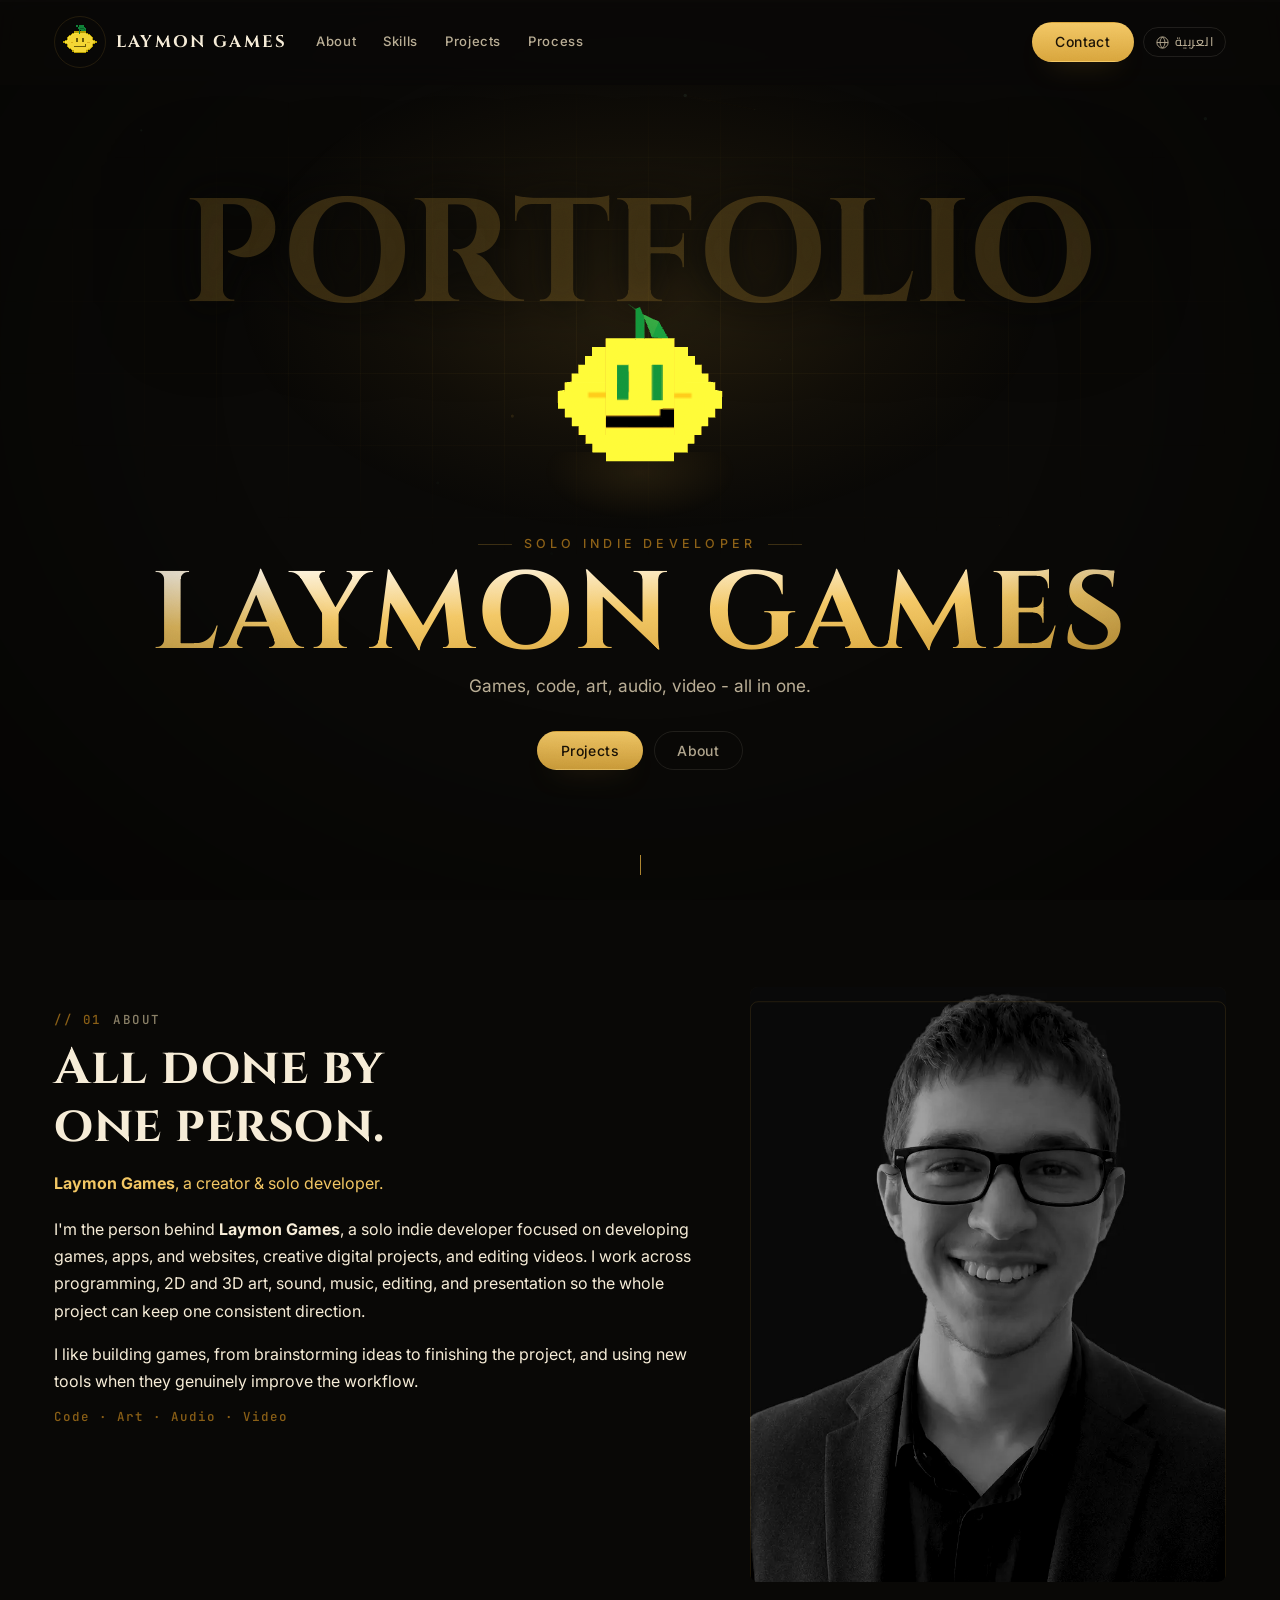
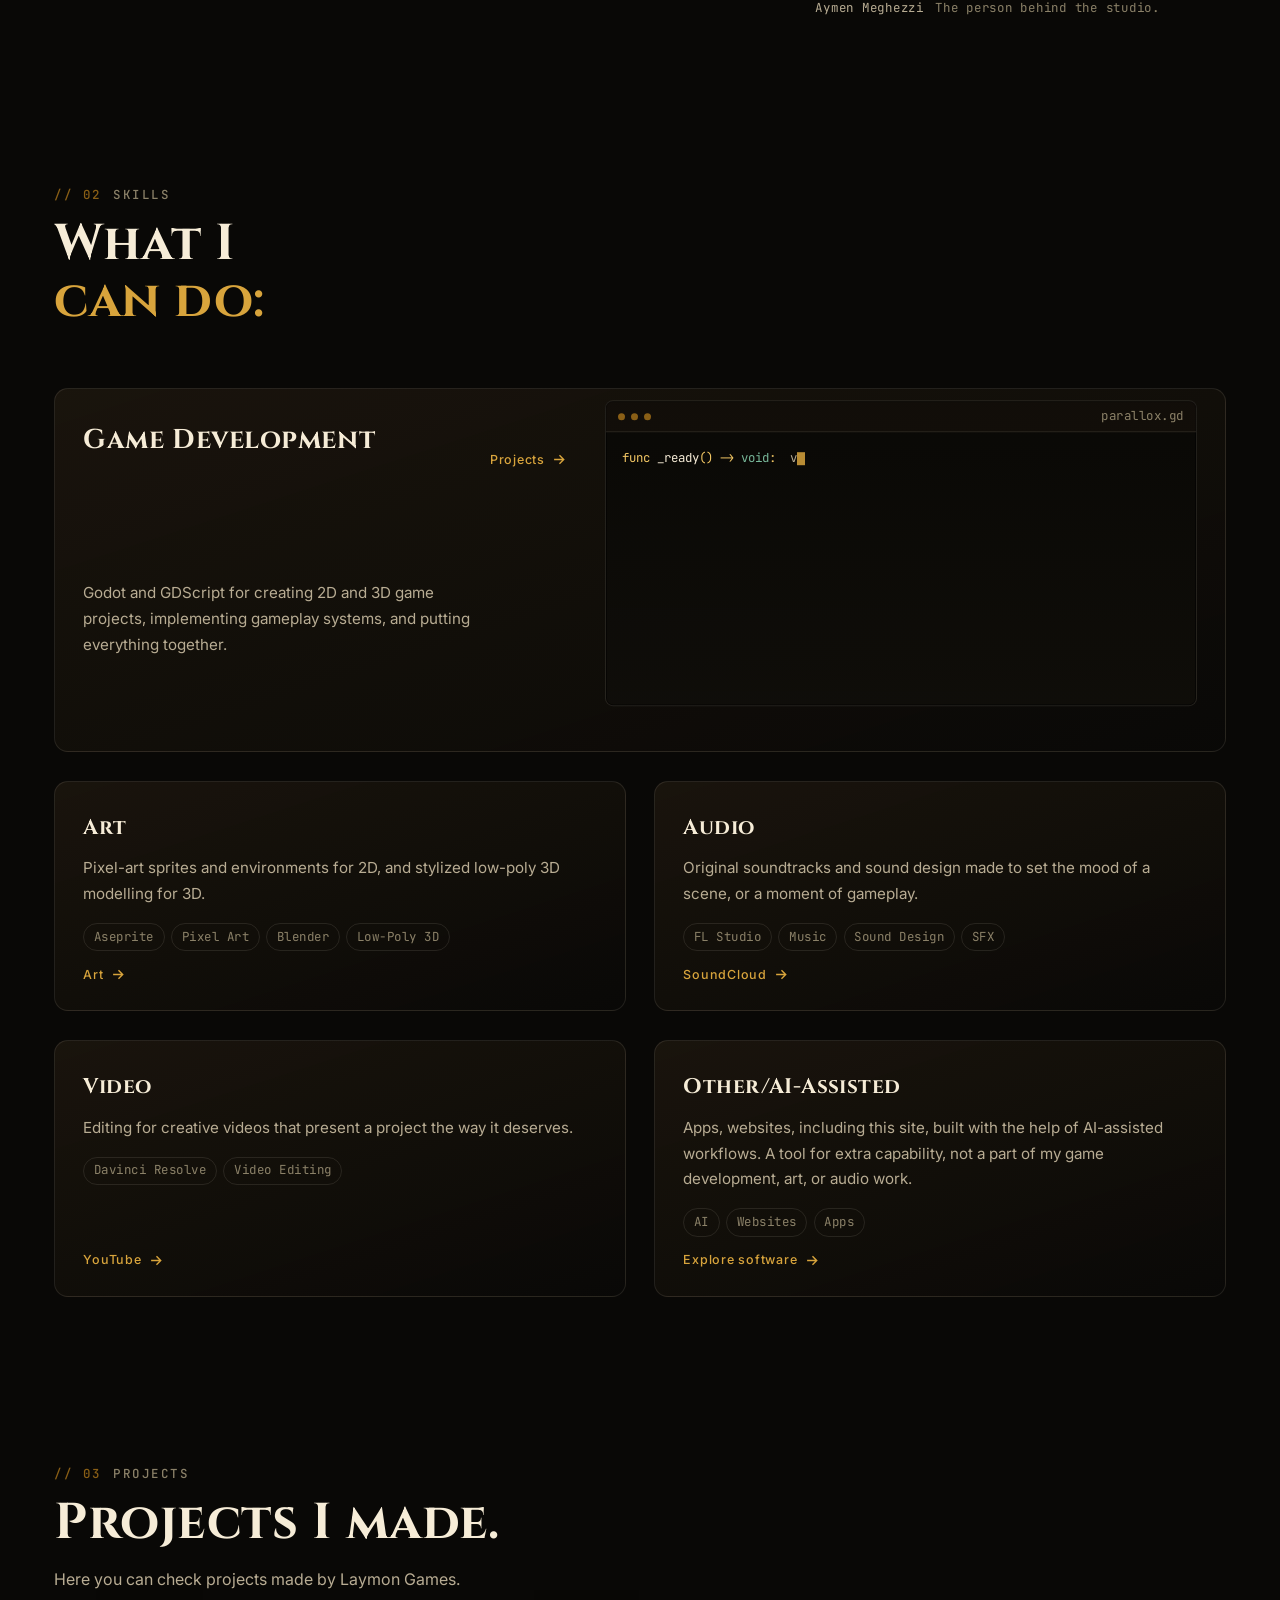
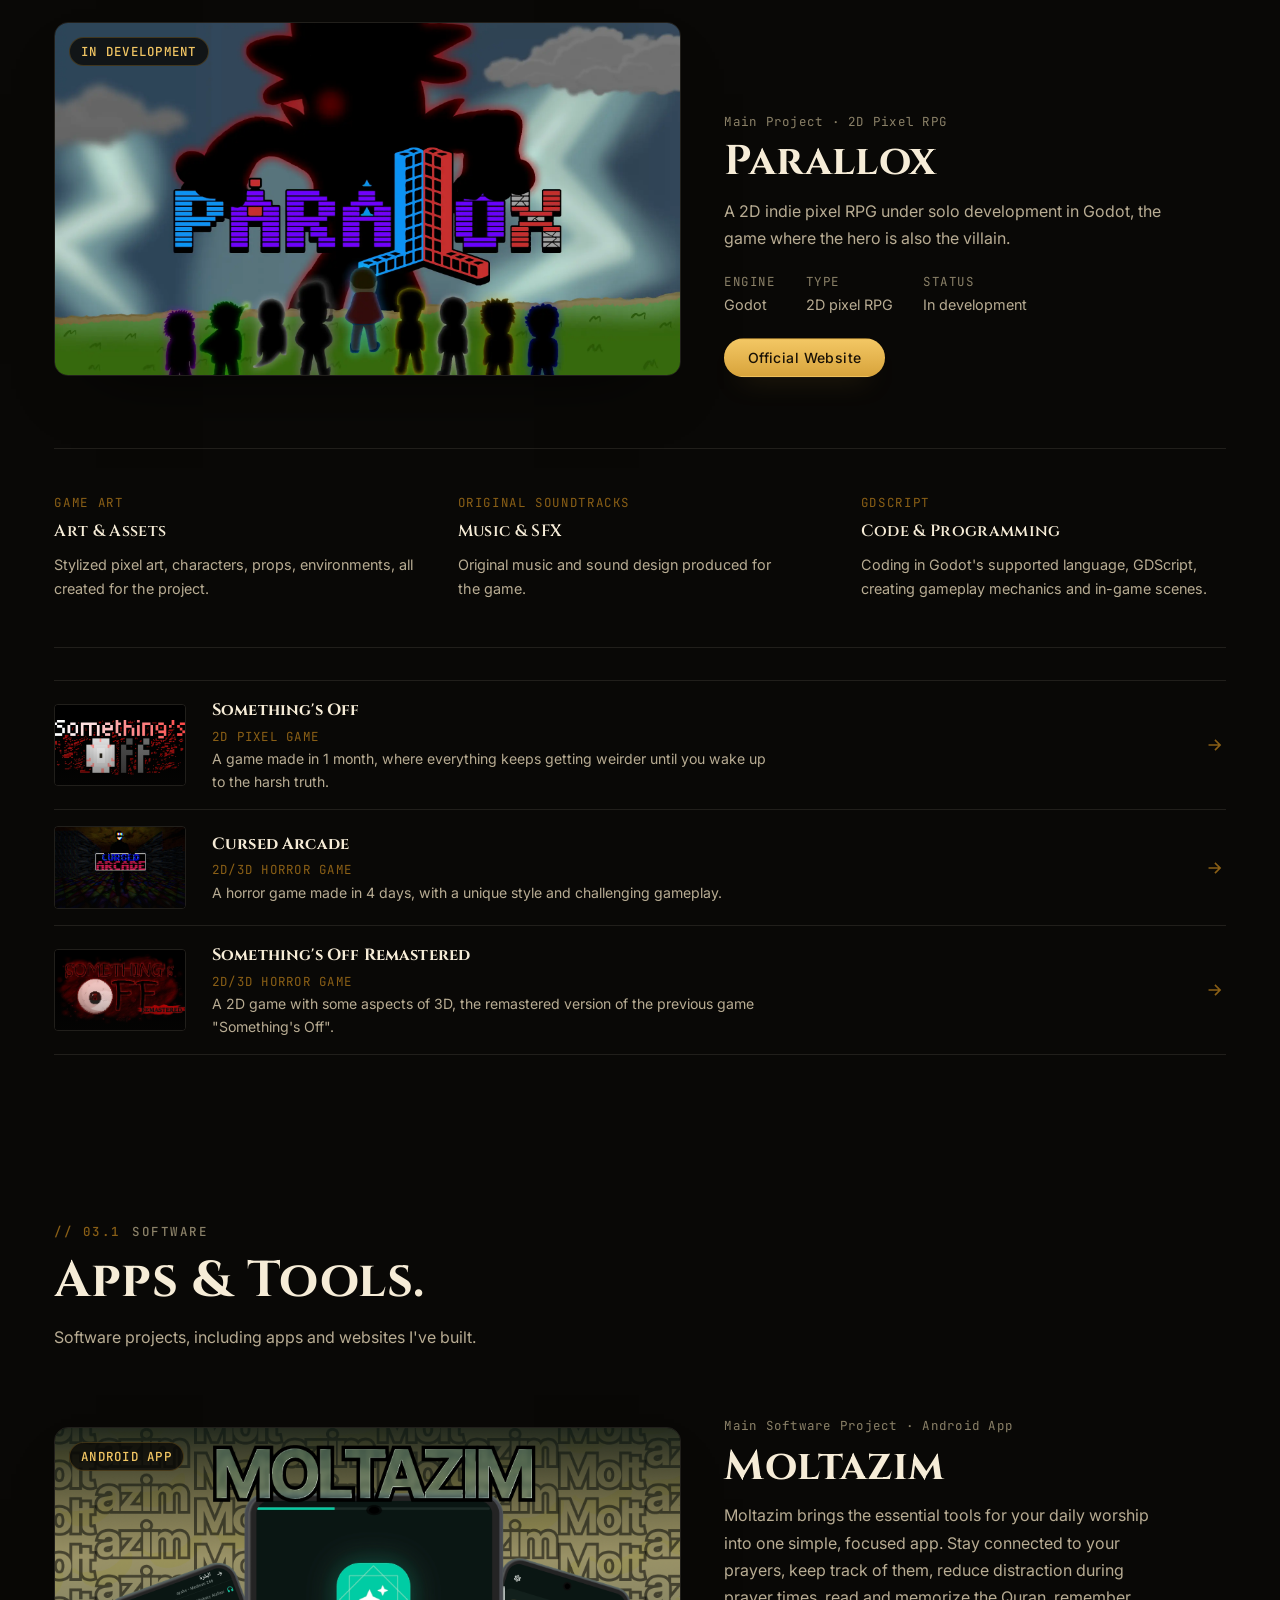
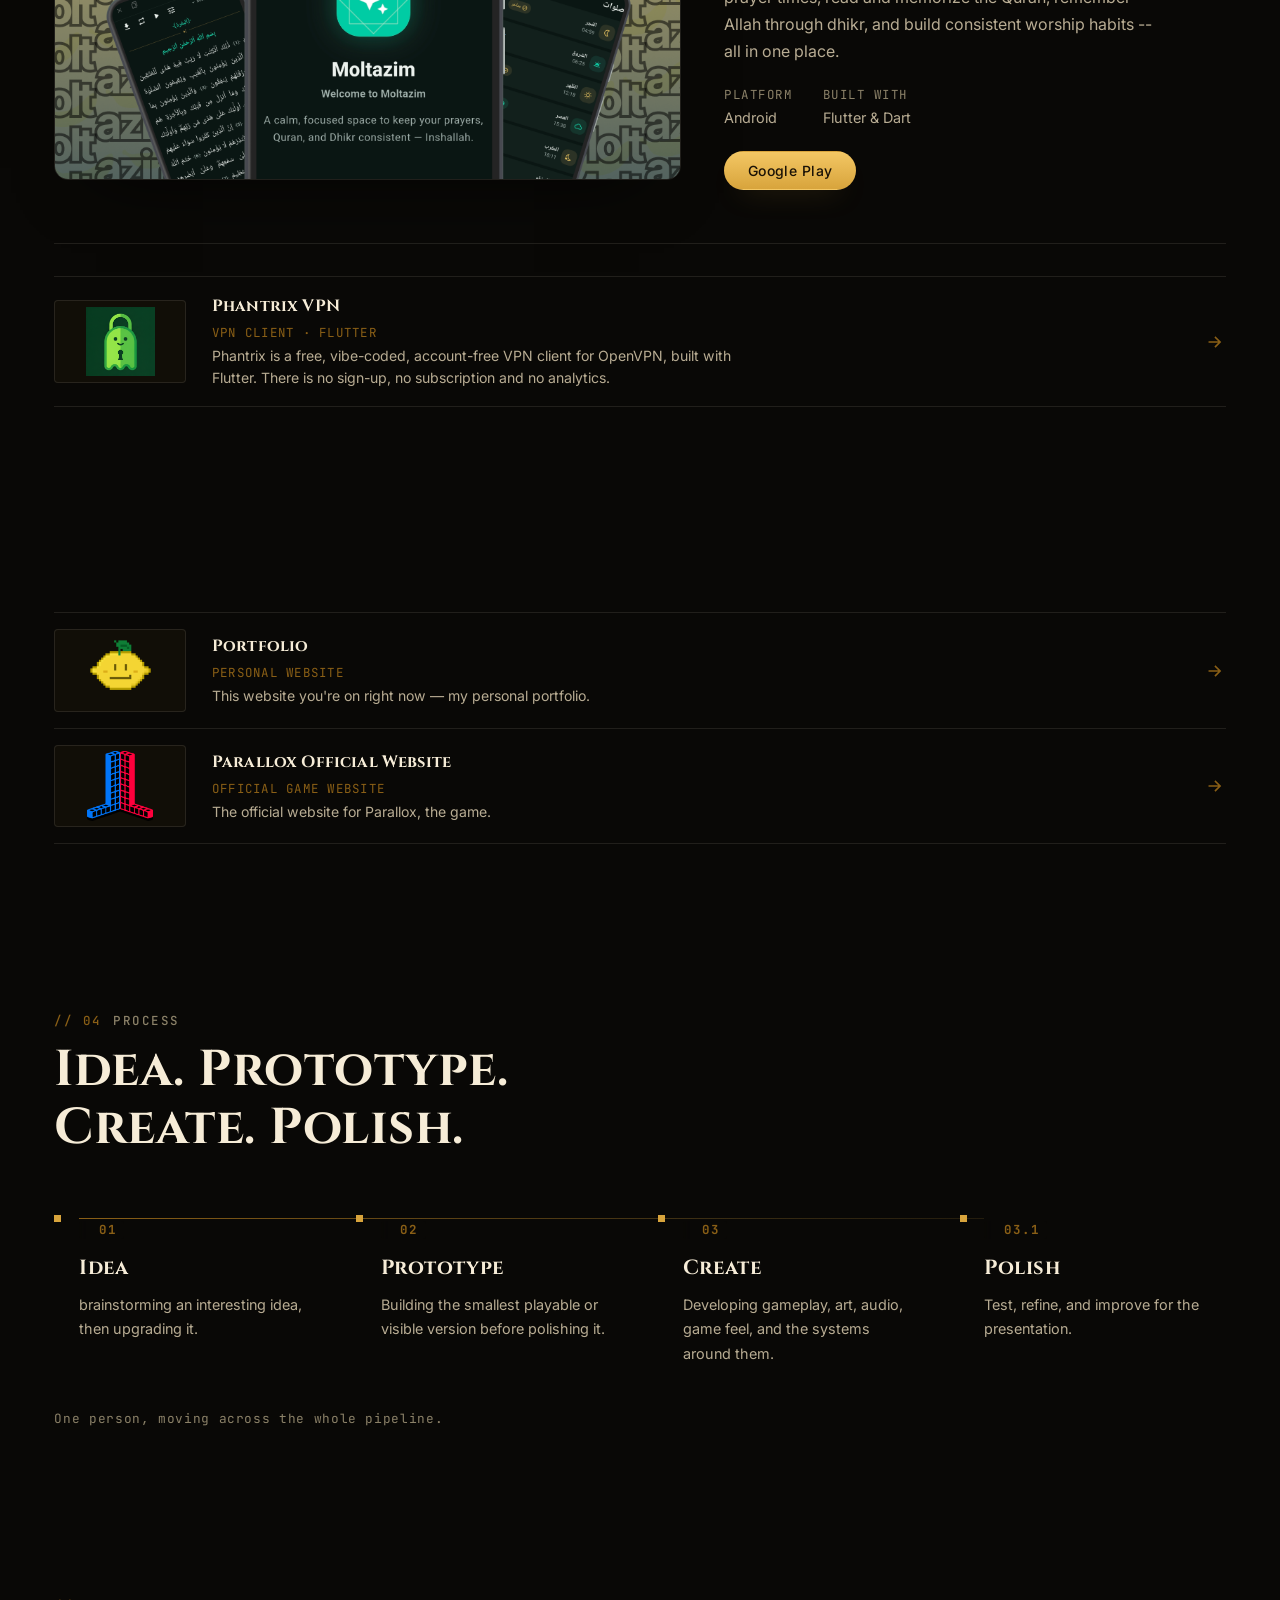
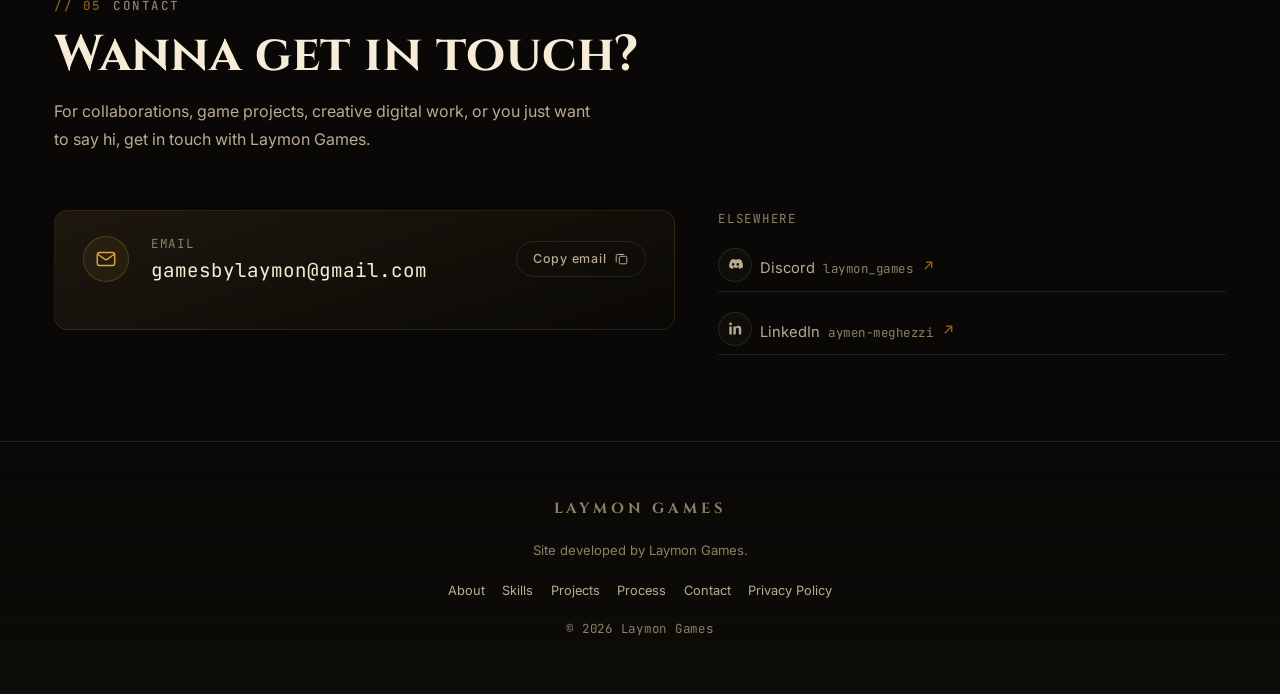
<file: index.html>
<!DOCTYPE html>
<html lang="en" dir="ltr">
<head>
<meta charset="utf-8">
<meta name="viewport" content="width=device-width, initial-scale=1, viewport-fit=cover">

<!-- ── identity ─────────────────────────────────────────────────────── -->
<title id="page-title">Laymon Games — Solo Indie Developer Portfolio</title>
<meta name="description" id="meta-description" content="Laymon Games — solo indie developer portfolio. Godot game development, pixel art, low-poly 3D, music, and video, featuring the 2D pixel RPG Parallox.">
<meta name="theme-color" content="#090806">
<meta name="color-scheme" content="dark">
<link rel="icon" href="assets/lemon-avatar.png" type="image/png" sizes="32x32">

<!-- ── social ───────────────────────────────────────────────────────── -->
<meta property="og:type" content="website">
<meta property="og:site_name" content="Laymon Games">
<meta property="og:title" id="og-title" content="Laymon Games — Solo Indie Developer">
<meta property="og:description" id="og-description" content="Games, pixel art, low-poly 3D, music, and video — made from idea to finished result by one developer.">
<meta property="og:locale" id="og-locale" content="en_US">
<meta property="og:locale:alternate" content="ar_AR">

<!-- ── type ───────────────────────────────────────────────────────────
     The font stylesheet is the last render-blocking request on the page and
     the biggest single win on a phone (Lighthouse: 4.5s FCP). It is loaded
     with the media="print" → onload swap, which takes it off the critical
     path without changing the fonts that eventually arrive. The <noscript>
     copy is the fallback: no JS, the fonts still load, just blocking. -->
<link rel="preconnect" href="https://fonts.googleapis.com">
<link rel="preconnect" href="https://fonts.gstatic.com" crossorigin>
<link rel="stylesheet"
      href="https://fonts.googleapis.com/css2?family=Cinzel:wght@600;700&family=Cairo:wght@400;600;700&family=Inter:wght@300;400;500;600&family=JetBrains+Mono:wght@400;700&display=swap"
      media="print" onload="this.media='all'">
<noscript><link rel="stylesheet" href="https://fonts.googleapis.com/css2?family=Cinzel:wght@600;700&family=Cairo:wght@400;600;700&family=Inter:wght@300;400;500;600&family=JetBrains+Mono:wght@400;700&display=swap"></noscript>

<link rel="stylesheet" href="styles.css">
<link rel="stylesheet" href="motion.css">
<link rel="stylesheet" href="polish.css">
<!-- loaded after polish.css: it owns the mascot stage and the gallery, and
     both retire decoration that polish.css and motion.css introduced -->
<link rel="stylesheet" href="mascot.css">
<link rel="stylesheet" href="gallery.css">
<!-- last: a correction layer for geometry that measures wrong today -->
<link rel="stylesheet" href="layout-fix.css">
<!-- then the layer that swaps text for the thing it was standing in for -->
<link rel="stylesheet" href="visual.css">

<script>document.documentElement.classList.add('js');</script>
<!-- deferred: it used to be parser-blocking in the head, which put ~1s of
     the mobile critical path in front of first paint. Language and direction
     are still applied before the body is parsed because apply() runs at the
     end of this file and again on DOMContentLoaded. -->
<script src="i18n.js" defer></script>
</head>

<body>

<a class="skip-link" href="#main" data-i18n="a11y.skip">Skip to content</a>

<!-- film grain + vignette only; both are static, no scanline wash -->
<div class="fx" aria-hidden="true">
  <div class="fx__grain"></div>
  <div class="fx__vig"></div>
</div>
<div class="progress" aria-hidden="true"><i id="progressBar"></i></div>

<!-- ══════════════════════════════════ NAV ══════════════════════════ -->
<header class="nav" id="nav">
  <div class="nav__in">
    <a class="nav__brand" href="#home" data-i18n-attr="aria-label:brand.homeAria">
      <span class="nav__mark" aria-hidden="true"><img src="assets/lemon-avatar.png" alt="" width="34" height="34" decoding="async"></span>
      <span class="nav__word" dir="ltr"><b>LAYMON GAMES</b></span>
    </a>

    <nav class="nav__links" data-i18n-attr="aria-label:nav.ariaPrimary" id="navLinks">
      <a href="#about"><span data-i18n="nav.about">About</span></a>
      <a href="#skills"><span data-i18n="nav.skills">Skills</span></a>
      <a href="#projects"><span data-i18n="nav.projects">Projects</span></a>
      <a href="#process"><span data-i18n="nav.process">Process</span></a>
      <a class="nav__links-cta" href="#contact"><span data-i18n="nav.contact">Contact</span></a>
    </nav>

    <div class="nav__tools">
      <a class="btn btn--gold nav__cta" href="#contact"><span data-i18n="nav.contact">Contact</span></a>
      <button class="lang" type="button" data-lang-switch>
        <span class="sr-only" data-i18n="lang.switchAction">Switch language:</span>
        <svg class="lang__icon" viewBox="0 0 24 24" fill="none" aria-hidden="true">
          <circle cx="12" cy="12" r="9" stroke="currentColor" stroke-width="1.4"/>
          <path d="M3 12h18M12 3c2.6 2.6 3.9 5.7 3.9 9s-1.3 6.4-3.9 9c-2.6-2.6-3.9-5.7-3.9-9s1.3-6.4 3.9-9z" stroke="currentColor" stroke-width="1.4"/>
        </svg>
        <span class="lang__label" data-lang-switch-label dir="auto">العربية</span>
      </button>
      <button class="burger" type="button" aria-expanded="false" aria-controls="navLinks" data-i18n-attr="aria-label:nav.toggleAria">
        <!-- Two vector states rather than three rotated div bars. The bars were
             15x1.5px, so the 45° rotation made ~2px diagonals whose ends
             anti-aliased into a raspberry rather than a cross at every device
             pixel ratio; a stroked path stays 1.5px on the diagonal and closes
             cleanly. Only opacity and a small scale change between the states,
             so the shape is never resampled. -->
        <svg class="burger__menu" viewBox="0 0 18 14" fill="none" aria-hidden="true" focusable="false">
          <path d="M1 2.25h16M1 7h16M1 11.75h16" stroke="currentColor" stroke-width="1.5" stroke-linecap="round"/>
        </svg>
        <svg class="burger__close" viewBox="0 0 18 14" fill="none" aria-hidden="true" focusable="false">
          <path d="M3.4 2.2 14.6 11.8M14.6 2.2 3.4 11.8" stroke="currentColor" stroke-width="1.5" stroke-linecap="round"/>
        </svg>
      </button>
    </div>
  </div>
</header>

<main id="main">

<!-- ══════════════════════════════════ HERO ══════════════════════════ -->
<section class="hero" id="home">
  <canvas class="hero__field" id="field" aria-hidden="true"></canvas>
  <div class="hero__grid" aria-hidden="true"></div>
  <div class="hero__halo" aria-hidden="true"></div>

  <!-- The cinematic plate: one oversized word the mascot stands in front of, so
       it is cropped by the fruit rather than sitting beside it. Purely
       decorative — the page's real title is the <h1> below — so it is out of the
       accessibility tree and out of the tab order. Not a data-i18n key either:
       "PORTFOLIO" is the same word in both languages and is an identity mark,
       like the project names in the markup, not translated copy. -->
  <span class="hero__plate" aria-hidden="true" dir="ltr">PORTFOLIO</span>

  <div class="wrap hero__in">
    <!-- 3D mascot: above the wordmark, the single focus of the viewport.
         It is a real control now (click / tap / Enter / Space licks it), so it
         is a focusable button rather than a role="img" box. lemon3d.js adds
         `is-3d` to it once the GLB is on screen; until then the pixel mark is
         the control's visible face, so the button is never empty. -->
    <button class="mascot" id="mascot" type="button" data-mascot
            data-i18n-attr="aria-label:hero.ariaLabel;title:hero.mascotHint">
      <span class="mascot__shadow" aria-hidden="true"></span>
      <span class="mascot__ring" aria-hidden="true"></span>
      <canvas class="mascot__canvas" id="mascotCanvas"></canvas>
      <img class="mascot__fallback" src="assets/lemon.png" alt="" width="128" height="128" decoding="async">
    </button>

    <p class="hero__kicker" data-i18n="brand.tagline">SOLO INDIE DEVELOPER</p>
    <h1 class="hero__title" dir="ltr">LAYMON GAMES</h1>
    <p class="hero__lede" data-i18n="hero.lede">Games, code, art, audio, video - all in one.</p>

    <div class="hero__btns">
      <a class="btn btn--gold" href="#projects"><span data-i18n="nav.projects">Projects</span></a>
      <a class="btn btn--quiet" href="#about"><span data-i18n="nav.about">About</span></a>
    </div>
  </div>

  <!-- decorative scroll cue: outside the tab order and the a11y tree -->
  <span class="hero__cue" aria-hidden="true"><i></i></span>
</section>

<!-- ══════════════════════════════════ ABOUT ═════════════════════════ -->
<section class="sec sec--about" id="about" aria-labelledby="aboutTitle">
  <div class="wrap about">
    <div class="about__prose" data-reveal="up">
      <div class="shead shead--tight">
        <p class="shead__eyebrow"><span class="shead__num">// 01</span><span data-i18n="about.eyebrow">About</span></p>
        <h2 class="shead__title" id="aboutTitle" data-i18n="about.summaryTitle">All done by one person.</h2>
      </div>
      <p class="about__role" data-i18n-html="about.role"><strong>Laymon Games</strong>, a creator &amp; solo developer.</p>
      <p class="lede" data-i18n-html="about.bio1"></p>
      <p data-i18n="about.bio2"></p>
      <p class="about__sig" data-i18n="about.signature">Code · Art · Audio · Video</p>
    </div>

    <figure class="about__figure" data-reveal="scale">
      <!-- The photograph gets its own clipping box. It used to be a direct child
           of the <figure>, with .about__frame painted over it as an absolutely
           positioned sibling — so the frame's `overflow: hidden` clipped nothing
           and the hover zoom bled out of the picture: measured at 1440, the
           image's top sat 17px ABOVE the frame's and its bottom ran 6px into the
           caption below. A real wrapper is the only thing that can clip it. -->
      <span class="about__photo">
        <span class="about__frame" aria-hidden="true"></span>
        <img src="assets/aymen-me.webp" width="640" height="800" loading="lazy" decoding="async"
             alt="Aymen Meghezzi, creator behind Laymon Games" data-i18n-attr="alt:about.ownerAlt">
      </span>
      <figcaption>
        <b dir="ltr">Aymen Meghezzi</b>
        <span data-i18n="about.personLabel">The person behind the studio</span>
      </figcaption>
    </figure>
  </div>
</section>

<!-- ══════════════════════════════════ SKILLS ════════════════════════ -->
<section class="sec sec--skills" id="skills" aria-labelledby="skillsTitle">
  <div class="wrap">
    <div class="shead" data-reveal="up">
      <p class="shead__eyebrow"><span class="shead__num">// 02</span><span data-i18n="skills.eyebrow">Skills</span></p>
      <h2 class="shead__title shead__title--split" id="skillsTitle" data-i18n-html="skills.heading">What I<br><em>can do:</em></h2>
    </div>

    <div class="skills">
      <!-- lead card: the terminal is the focal point of this section -->
      <article class="skill skill--lead" data-reveal="up">
        <div class="skill__top">
          <h3 class="skill__t" data-i18n="skills.game.title">Game Development</h3>
          <a class="skill__go" href="#projects" data-i18n-attr="aria-label:skills.game.aria">
            <span data-i18n="nav.projects">Projects</span>
            <svg viewBox="0 0 16 16" aria-hidden="true"><path d="M3 8h9M8.5 4l4 4-4 4" fill="none" stroke="currentColor" stroke-width="1.5" stroke-linecap="square"/></svg>
          </a>
        </div>
        <p class="skill__d" data-i18n="skills.game.desc"></p>

        <div class="term" dir="ltr">
          <div class="term__bar" aria-hidden="true">
            <span class="term__dot"></span><span class="term__dot"></span><span class="term__dot"></span>
            <b>parallox.gd</b>
          </div>
          <pre class="term__out" id="termOut"></pre>
        </div>
      </article>

      <article class="skill" data-reveal="up">
        <h3 class="skill__t" data-i18n="skills.art.title">Art</h3>
        <p class="skill__d" data-i18n="skills.art.desc"></p>
        <p class="tags" data-i18n-html="skills.tags.art"></p>
        <button class="skill__go skill__go--btn" type="button" data-modal-open="mArt" data-i18n-attr="aria-label:skills.art.aria">
          <span data-i18n="modal.art.title">Art</span>
          <svg viewBox="0 0 16 16" aria-hidden="true"><path d="M3 8h9M8.5 4l4 4-4 4" fill="none" stroke="currentColor" stroke-width="1.5" stroke-linecap="square"/></svg>
        </button>
      </article>

      <article class="skill" data-reveal="up">
        <h3 class="skill__t" data-i18n="skills.audio.title">Audio</h3>
        <p class="skill__d" data-i18n="skills.audio.desc"></p>
        <p class="tags" data-i18n-html="skills.tags.audio"></p>
        <a class="skill__go" href="https://soundcloud.com/laymon-games" target="_blank" rel="noopener" data-i18n-attr="aria-label:skills.audio.aria">
          <span>SoundCloud</span>
          <svg viewBox="0 0 16 16" aria-hidden="true"><path d="M3 8h9M8.5 4l4 4-4 4" fill="none" stroke="currentColor" stroke-width="1.5" stroke-linecap="square"/></svg>
        </a>
      </article>

      <article class="skill" data-reveal="up">
        <h3 class="skill__t" data-i18n="skills.video.title">Video</h3>
        <p class="skill__d" data-i18n="skills.video.desc"></p>
        <p class="tags" data-i18n-html="skills.tags.video"></p>
        <a class="skill__go" href="https://www.youtube.com/@AymensCorner" target="_blank" rel="noopener" data-i18n-attr="aria-label:skills.video.aria">
          <span>YouTube</span>
          <svg viewBox="0 0 16 16" aria-hidden="true"><path d="M3 8h9M8.5 4l4 4-4 4" fill="none" stroke="currentColor" stroke-width="1.5" stroke-linecap="square"/></svg>
        </a>
      </article>

      <article class="skill" data-reveal="up">
        <h3 class="skill__t" data-i18n="skills.other.title">Other/AI-Assisted</h3>
        <p class="skill__d" data-i18n="skills.other.desc"></p>
        <p class="tags" data-i18n-html="skills.tags.other"></p>
        <a class="skill__go" href="#software" data-i18n-attr="aria-label:skills.other.aria">
          <span data-i18n="skills.other.cta">Explore software</span>
          <svg viewBox="0 0 16 16" aria-hidden="true"><path d="M3 8h9M8.5 4l4 4-4 4" fill="none" stroke="currentColor" stroke-width="1.5" stroke-linecap="square"/></svg>
        </a>
      </article>
    </div>
  </div>
</section>

<!-- ══════════════════════════════════ PROJECTS ═════════════════════ -->
<section class="sec sec--work" id="projects" aria-labelledby="workTitle">
  <div class="wrap">
    <div class="shead" data-reveal="up">
      <p class="shead__eyebrow"><span class="shead__num">// 03</span><span data-i18n="work.eyebrow">Projects</span></p>
      <h2 class="shead__title" id="workTitle" data-i18n="work.heading">Projects I made.</h2>
      <p class="shead__lede" data-i18n-html="work.intro"></p>
    </div>

    <!-- the one hero project -->
    <article class="feature" data-reveal="up">
      <div class="feature__art">
        <img src="assets/parallox.webp" alt="" width="1920" height="1080" loading="lazy" decoding="async">
        <span class="feature__badge" data-i18n="work.main.badge">In development</span>
      </div>
      <div class="feature__body">
        <p class="feature__label" data-i18n="work.main.label">Main Project · 2D Pixel RPG</p>
        <h3 class="feature__name" dir="ltr">Parallox</h3>
        <p class="feature__desc" data-i18n="work.main.desc"></p>
        <dl class="spec">
          <div><dt data-i18n="work.meta.engine">Engine</dt><dd dir="ltr">Godot</dd></div>
          <div><dt data-i18n="work.meta.type">Type</dt><dd data-i18n="work.meta.typeValue">2D pixel RPG</dd></div>
          <div><dt data-i18n="work.meta.status">Status</dt><dd data-i18n="work.meta.statusValue">In development</dd></div>
        </dl>
        <a class="btn btn--gold" href="https://laymongames.github.io/parallox/" target="_blank" rel="noopener"
           data-i18n-attr="aria-label:work.main.aria"><span dir="ltr">Official Website</span></a>
      </div>
    </article>

    <!-- what goes into it -->
    <ul class="layers" data-reveal="up">
      <li class="layer">
        <p class="layer__label" data-i18n="work.side1.label">Game Art</p>
        <h4 class="layer__t" data-i18n="work.side1.title">Art &amp; Assets</h4>
        <p class="layer__d" data-i18n="work.side1.desc"></p>
      </li>
      <li class="layer">
        <p class="layer__label" data-i18n="work.side2.label">Original Soundtracks</p>
        <h4 class="layer__t" data-i18n="work.side2.title">Music &amp; SFX</h4>
        <p class="layer__d" data-i18n="work.side2.desc"></p>
      </li>
      <li class="layer">
        <p class="layer__label" dir="ltr" data-i18n="work.side3.label">GDScript</p>
        <h4 class="layer__t" data-i18n="work.side3.title">Code &amp; Programming</h4>
        <p class="layer__d" data-i18n="work.side3.desc"></p>
      </li>
    </ul>

    <!-- the rest, as a quiet archive -->
    <ul class="archive" data-reveal="up">
      <li>
        <a class="row" href="https://laymon-games.itch.io/somethings-off" target="_blank" rel="noopener"
           data-i18n-attr="aria-label:work.m1.aria">
          <span class="row__art"><img src="assets/off.webp" alt="" width="1920" height="1080" loading="lazy" decoding="async"></span>
          <span class="row__body">
            <span class="row__name" dir="ltr">Something's Off</span>
            <span class="row__label" data-i18n="work.m1.label">2D Pixel Game</span>
            <span class="row__desc" data-i18n="work.m1.desc"></span>
          </span>
          <svg class="row__go" viewBox="0 0 16 16" aria-hidden="true"><path d="M3 8h9M8.5 4l4 4-4 4" fill="none" stroke="currentColor" stroke-width="1.5" stroke-linecap="square"/></svg>
        </a>
      </li>
      <li>
        <a class="row" href="https://laymon-games.itch.io/cursed-arcade" target="_blank" rel="noopener"
           data-i18n-attr="aria-label:work.m2.aria">
          <span class="row__art"><img src="assets/cursed.webp" alt="" width="1880" height="1057" loading="lazy" decoding="async"></span>
          <span class="row__body">
            <span class="row__name" dir="ltr">Cursed Arcade</span>
            <span class="row__label" data-i18n="work.m2.label">2D/3D Horror Game</span>
            <span class="row__desc" data-i18n="work.m2.desc"></span>
          </span>
          <svg class="row__go" viewBox="0 0 16 16" aria-hidden="true"><path d="M3 8h9M8.5 4l4 4-4 4" fill="none" stroke="currentColor" stroke-width="1.5" stroke-linecap="square"/></svg>
        </a>
      </li>
      <li>
        <button class="row row--btn" type="button" data-modal-open="mWip" data-i18n-attr="aria-label:work.m3.aria">
          <span class="row__art"><img src="assets/off_remastered.webp" alt="" width="616" height="371" loading="lazy" decoding="async"></span>
          <span class="row__body">
            <span class="row__name" dir="ltr">Something's Off Remastered</span>
            <span class="row__label" data-i18n="work.m3.label">2D/3D Horror Game</span>
            <span class="row__desc" data-i18n-html="work.m3.desc"></span>
          </span>
          <svg class="row__go" viewBox="0 0 16 16" aria-hidden="true"><path d="M3 8h9M8.5 4l4 4-4 4" fill="none" stroke="currentColor" stroke-width="1.5" stroke-linecap="square"/></svg>
        </button>
      </li>
    </ul>
  </div>
</section>

<!-- ══════════════════════════════════ SOFTWARE ═════════════════════ -->
<section class="sec sec--work" id="software" aria-labelledby="softwareTitle">
  <div class="wrap">
    <div class="shead" data-reveal="up">
      <p class="shead__eyebrow"><span class="shead__num">// 03.1</span><span data-i18n="work.software.eyebrow">Software</span></p>
      <h2 class="shead__title" id="softwareTitle" data-i18n="work.software.heading">Apps &amp; Tools.</h2>
      <p class="shead__lede" data-i18n-html="work.software.intro"></p>
    </div>

    <!-- Moltazim: main software project -->
    <article class="feature" data-reveal="up">
      <div class="feature__art">
        <img src="assets/moltazim_banner.png" alt="" width="1920" height="1080" loading="lazy" decoding="async">
        <span class="feature__badge" data-i18n="work.software.moltazim.badge">Android App</span>
      </div>
      <div class="feature__body">
        <p class="feature__label" data-i18n="work.software.moltazim.label">Main Software Project · Android App</p>
        <h3 class="feature__name" dir="ltr">Moltazim</h3>
        <p class="feature__desc" data-i18n="work.software.moltazim.desc"></p>
        <dl class="spec">
          <div><dt data-i18n="work.software.moltazim.platform">Platform</dt><dd dir="ltr" data-i18n="work.software.moltazim.platformValue">Android</dd></div>
          <div><dt data-i18n="work.software.moltazim.framework">Built with</dt><dd dir="ltr" data-i18n="work.software.moltazim.frameworkValue">Flutter &amp; Dart</dd></div>
        </dl>
        <a class="btn btn--gold" href="https://play.google.com/store/apps/details?id=com.laymonstudio.moltazim" target="_blank" rel="noopener"
           data-i18n-attr="aria-label:work.software.moltazim.aria"><span data-i18n="work.software.moltazim.cta">Google Play</span></a>
      </div>
    </article>

    <!-- Phantrix: secondary software -->
    <ul class="archive" data-reveal="up">
      <li>
        <a class="row row--logo" href="https://github.com/LaymonGames/phantrix-vpn" target="_blank" rel="noopener"
           data-i18n-attr="aria-label:work.software.phantrix.aria">
          <span class="row__art"><img src="assets/Phantrix.png" alt="" width="1920" height="1080" loading="lazy" decoding="async"></span>
          <span class="row__body">
            <span class="row__name" dir="ltr">Phantrix VPN</span>
            <span class="row__label" data-i18n="work.software.phantrix.label">VPN Client · Flutter</span>
            <span class="row__desc" data-i18n="work.software.phantrix.desc"></span>
          </span>
          <svg class="row__go" viewBox="0 0 16 16" aria-hidden="true"><path d="M3 8h9M8.5 4l4 4-4 4" fill="none" stroke="currentColor" stroke-width="1.5" stroke-linecap="square"/></svg>
        </a>
      </li>
    </ul>

    <!-- Websites subsection -->
    <div class="shead" style="margin-block-start:clamp(2rem,4vw,3rem);" data-reveal="up">
      <p class="shead__eyebrow"><span class="shead__num">// 03.2</span><span data-i18n="work.software.websites.heading">Websites</span></p>
      <h3 class="shead__title" style="font-size:clamp(1.4rem,3vw,2rem);" data-i18n="work.software.websites.title">Websites I've built or participated in.</h3>
    </div>
    <ul class="archive" data-reveal="up">
      <li>
        <a class="row row--logo" href="https://laymongames.github.io/portfolio" target="_blank" rel="noopener"
           data-i18n-attr="aria-label:work.software.websites.portfolio.aria">
          <span class="row__art"><img src="assets/lemon.png" alt="" width="192" height="192" loading="lazy" decoding="async"></span>
          <span class="row__body">
            <span class="row__name" dir="ltr" data-i18n="work.software.websites.portfolio.name">Portfolio</span>
            <span class="row__label" data-i18n="work.software.websites.portfolio.label">Personal Website</span>
            <span class="row__desc" data-i18n="work.software.websites.portfolio.desc"></span>
          </span>
          <svg class="row__go" viewBox="0 0 16 16" aria-hidden="true"><path d="M3 8h9M8.5 4l4 4-4 4" fill="none" stroke="currentColor" stroke-width="1.5" stroke-linecap="square"/></svg>
        </a>
      </li>
      <li>
        <a class="row row--logo" href="https://laymongames.github.io/parallox/" target="_blank" rel="noopener"
           data-i18n-attr="aria-label:work.software.websites.parallox.aria">
          <span class="row__art"><img src="assets/LL website.png" alt="" width="1920" height="1080" loading="lazy" decoding="async"></span>
          <span class="row__body">
            <span class="row__name" dir="ltr" data-i18n="work.software.websites.parallox.name">Parallox Official Website</span>
            <span class="row__label" data-i18n="work.software.websites.parallox.label">Official Game Website</span>
            <span class="row__desc" data-i18n="work.software.websites.parallox.desc"></span>
          </span>
          <svg class="row__go" viewBox="0 0 16 16" aria-hidden="true"><path d="M3 8h9M8.5 4l4 4-4 4" fill="none" stroke="currentColor" stroke-width="1.5" stroke-linecap="square"/></svg>
        </a>
      </li>
    </ul>
  </div>
</section>

<!-- ══════════════════════════════════ PROCESS ══════════════════════ -->
<section class="sec sec--flow" id="process" aria-labelledby="processTitle">
  <div class="wrap">
    <div class="shead" data-reveal="up">
      <p class="shead__eyebrow"><span class="shead__num">// 04</span><span data-i18n="process.eyebrow">Process</span></p>
      <h2 class="shead__title" id="processTitle" data-i18n="process.heading">Idea. Prototype. Create. Polish.</h2>
    </div>

    <ol class="flow" data-reveal="flow">
      <li class="flow__step">
        <span class="flow__dot" aria-hidden="true"></span>
        <span class="flow__num">01</span>
        <h3 class="flow__t" data-i18n="process.s1.title">Idea</h3>
        <p class="flow__d" data-i18n="process.s1.desc"></p>
      </li>
      <li class="flow__step">
        <span class="flow__dot" aria-hidden="true"></span>
        <span class="flow__num">02</span>
        <h3 class="flow__t" data-i18n="process.s2.title">Prototype</h3>
        <p class="flow__d" data-i18n="process.s2.desc"></p>
      </li>
      <li class="flow__step">
        <span class="flow__dot" aria-hidden="true"></span>
        <span class="flow__num">03</span>
        <h3 class="flow__t" data-i18n="process.s3.title">Create</h3>
        <p class="flow__d" data-i18n="process.s3.desc"></p>
      </li>
      <li class="flow__step">
        <span class="flow__dot" aria-hidden="true"></span>
        <span class="flow__num">03.1</span>
        <h3 class="flow__t" data-i18n="process.s4.title">Polish</h3>
        <p class="flow__d" data-i18n="process.s4.desc"></p>
      </li>
    </ol>

    <p class="flow__note" data-i18n="process.note">One person, moving across the whole pipeline.</p>
  </div>
</section>

<!-- ══════════════════════════════════ CONTACT ══════════════════════ -->
<section class="sec sec--contact" id="contact" aria-labelledby="contactTitle">
  <div class="wrap">
    <div class="shead" data-reveal="up">
      <p class="shead__eyebrow"><span class="shead__num">// 05</span><span data-i18n="contact.eyebrow">Contact</span></p>
      <h2 class="shead__title" id="contactTitle" data-i18n="contact.heading">Wanna get in touch?</h2>
      <p class="shead__lede" data-i18n-html="contact.intro"></p>
    </div>

    <div class="reach" data-reveal="up">
      <!-- The email control reads as a control now: an icon, the address as the
           dominant line, and an explicit "Copy email" affordance with its own
           feedback, so it is obvious what pressing it does and that it worked.
           The whole tile stays one button, so the target is the full width. -->
      <button class="reach__mail" type="button" data-copy="gamesbylaymon@gmail.com"
              data-i18n-attr="aria-label:contact.copyAria">
        <span class="reach__icon" aria-hidden="true">
          <svg viewBox="0 0 24 24" fill="none">
            <rect x="2.5" y="5" width="19" height="14" rx="2.5" stroke="currentColor" stroke-width="1.6"/>
            <path d="M3.4 7.1 11.3 12.6a1.3 1.3 0 0 0 1.4 0l7.9-5.5" stroke="currentColor" stroke-width="1.6" stroke-linecap="round"/>
          </svg>
        </span>
        <span class="reach__body">
          <span class="reach__label" data-i18n="contact.emailLabel">Email</span>
          <span class="reach__addr" dir="ltr">gamesbylaymon@gmail.com</span>
        </span>
        <span class="reach__cue">
          <span class="reach__cue-text" data-i18n="contact.copyCta" data-copied="Copied!">Copy email</span>
          <svg class="reach__cue-icon" viewBox="0 0 24 24" fill="none" aria-hidden="true">
            <rect x="8.5" y="8.5" width="12" height="12" rx="2" stroke="currentColor" stroke-width="1.6"/>
            <path d="M15.5 5.5H5.5a2 2 0 0 0-2 2v10" stroke="currentColor" stroke-width="1.6" stroke-linecap="round"/>
          </svg>
        </span>
        <span class="reach__state" data-copy-state aria-live="polite"></span>
      </button>

      <div class="reach__more">
        <p class="reach__label" data-i18n="contact.elsewhereLabel">Elsewhere</p>
        <a class="reach__link" href="https://discord.com/users/laymon_games" target="_blank" rel="noopener"
           data-i18n-attr="aria-label:contact.discordAria">
          <span class="reach__link-icon" aria-hidden="true">
            <svg viewBox="0 0 24 24" fill="currentColor">
              <path d="M19.27 5.33A16.2 16.2 0 0 0 15.4 4.1a.06.06 0 0 0-.07.03c-.17.3-.36.69-.49 1a15 15 0 0 0-4.48 0c-.13-.32-.33-.7-.5-1a.06.06 0 0 0-.07-.03A16.1 16.1 0 0 0 5.92 5.3a.06.06 0 0 0-.03.02C3.4 8.98 2.76 12.5 3.07 15.98a.07.07 0 0 0 .03.04 16.4 16.4 0 0 0 4.92 2.48.06.06 0 0 0 .07-.02c.38-.52.72-1.07 1-1.64a.06.06 0 0 0-.03-.09 10.8 10.8 0 0 1-1.53-.73.06.06 0 0 1 0-.1l.3-.24a.06.06 0 0 1 .06-.01 11.6 11.6 0 0 0 9.82 0 .06.06 0 0 1 .07.01l.3.24a.06.06 0 0 1 0 .1c-.49.29-1 .54-1.54.73a.06.06 0 0 0-.03.09c.29.57.63 1.12 1 1.64a.06.06 0 0 0 .07.02 16.3 16.3 0 0 0 4.93-2.48.07.07 0 0 0 .03-.04c.37-4.02-.62-7.51-2.63-10.61a.05.05 0 0 0-.03-.02ZM8.68 13.9c-.97 0-1.76-.89-1.76-1.98s.78-1.98 1.76-1.98c.99 0 1.78.89 1.76 1.98 0 1.09-.78 1.98-1.76 1.98Zm6.5 0c-.97 0-1.76-.89-1.76-1.98s.78-1.98 1.76-1.98c.99 0 1.78.89 1.76 1.98 0 1.09-.77 1.98-1.76 1.98Z"/>
            </svg>
          </span>
          <span class="reach__link-name">Discord</span>
          <b dir="ltr">laymon_games</b>
          <svg class="reach__go" viewBox="0 0 16 16" aria-hidden="true"><path d="M4.6 11.4 11.4 4.6M6.2 4.6h5.2v5.2" fill="none" stroke="currentColor" stroke-width="1.5" stroke-linecap="square"/></svg>
        </a>
        <a class="reach__link" href="https://linkedin.com/in/aymen-meghezzi" target="_blank" rel="noopener"
           data-i18n-attr="aria-label:contact.linkedinAria">
          <span class="reach__link-icon" aria-hidden="true">
            <svg viewBox="0 0 24 24" fill="currentColor">
              <path d="M6.94 5.5a1.94 1.94 0 1 1-3.88 0 1.94 1.94 0 0 1 3.88 0ZM3.3 20.5h3.4V9.1H3.3v11.4Zm5.7 0h3.4v-6.2c0-1.6.3-3.2 2.3-3.2 2 0 2 1.9 2 3.3v6.1h3.4v-7c0-3-.6-5.3-4.1-5.3-1.7 0-2.8.9-3.3 1.8h-.1V9.1H9v11.4Z"/>
            </svg>
          </span>
          <span class="reach__link-name">LinkedIn</span>
          <b dir="ltr">aymen-meghezzi</b>
          <svg class="reach__go" viewBox="0 0 16 16" aria-hidden="true"><path d="M4.6 11.4 11.4 4.6M6.2 4.6h5.2v5.2" fill="none" stroke="currentColor" stroke-width="1.5" stroke-linecap="square"/></svg>
        </a>
      </div>
    </div>
  </div>
</section>

</main>

<!-- ══════════════════════════════════ FOOTER ════════════════════════ -->
<footer class="foot">
  <div class="wrap foot__in">
    <p class="foot__mark" dir="ltr">LAYMON GAMES</p>
    <p class="foot__credit" data-i18n-html="footer.statement"></p>
    <nav class="foot__nav" data-i18n-attr="aria-label:nav.ariaMain">
      <a href="#about" data-i18n="nav.about">About</a>
      <a href="#skills" data-i18n="nav.skills">Skills</a>
      <a href="#projects" data-i18n="nav.projects">Projects</a>
      <a href="#process" data-i18n="nav.process">Process</a>
      <a href="#contact" data-i18n="nav.contact">Contact</a>
      <a href="privacy-policy.html">Privacy Policy</a>
    </nav>
    <p class="foot__copy"><span>© <span id="year">2026</span> <span dir="ltr">Laymon Games</span></span></p>
  </div>
</footer>

<!-- ══════════════════════════════════ MODALS ═══════════════════════ -->
<div class="modal" id="mWip" role="dialog" aria-modal="true" aria-labelledby="mWipT" hidden>
  <div class="modal__box">
    <button class="modal__x" type="button" data-modal-close data-i18n-attr="aria-label:modal.wip.closeAria">&times;</button>
    <p class="modal__eyebrow" data-i18n="modal.wip.eyebrow">Work in Progress</p>
    <h3 class="modal__t" id="mWipT" data-i18n="modal.wip.title">Under Development</h3>
    <p class="modal__b" data-i18n="modal.wip.body"></p>
  </div>
</div>

<div class="modal" id="mArt" role="dialog" aria-modal="true" aria-labelledby="mArtT" hidden>
  <div class="modal__box modal__box--wide">
    <button class="modal__x" type="button" data-modal-close data-i18n-attr="aria-label:modal.art.closeAria">&times;</button>
    <p class="modal__eyebrow" data-i18n="modal.art.eyebrow">Art</p>
    <h3 class="modal__t" id="mArtT" data-i18n="modal.art.title">Art</h3>
    <p class="modal__b" data-i18n="modal.art.body"></p>

    <!-- One slide is on screen at a time and every slide is a real button, so
         the gallery is reachable and operable from the keyboard alone:
         ← →  Home  End  1-4, and Esc closes the dialog.
         The strip itself is built by gallery.js from the same assets the
         archive already uses, and its alt text comes from the existing
         ui.artPreviewAlt string. No captions are invented. -->
    <div class="gal" id="artGallery" role="group" data-i18n-attr="aria-label:modal.art.galleryAria">
      <div class="gal__stage" id="galStage"></div>
      <div class="gal__rail" role="tablist" id="galRail"></div>
      <p class="gal__sr" id="galLive" aria-live="polite"></p>
    </div>
  </div>
</div>

<script src="canvas.js" defer></script>
<script src="lemon3d.js" defer></script>
<script src="hero-plate.js" defer></script>
<script src="motion.js" defer></script>
<script src="polish.js" defer></script>
<script src="gallery.js" defer></script>
<script src="script.js" defer></script>
</body>
</html>
</file>
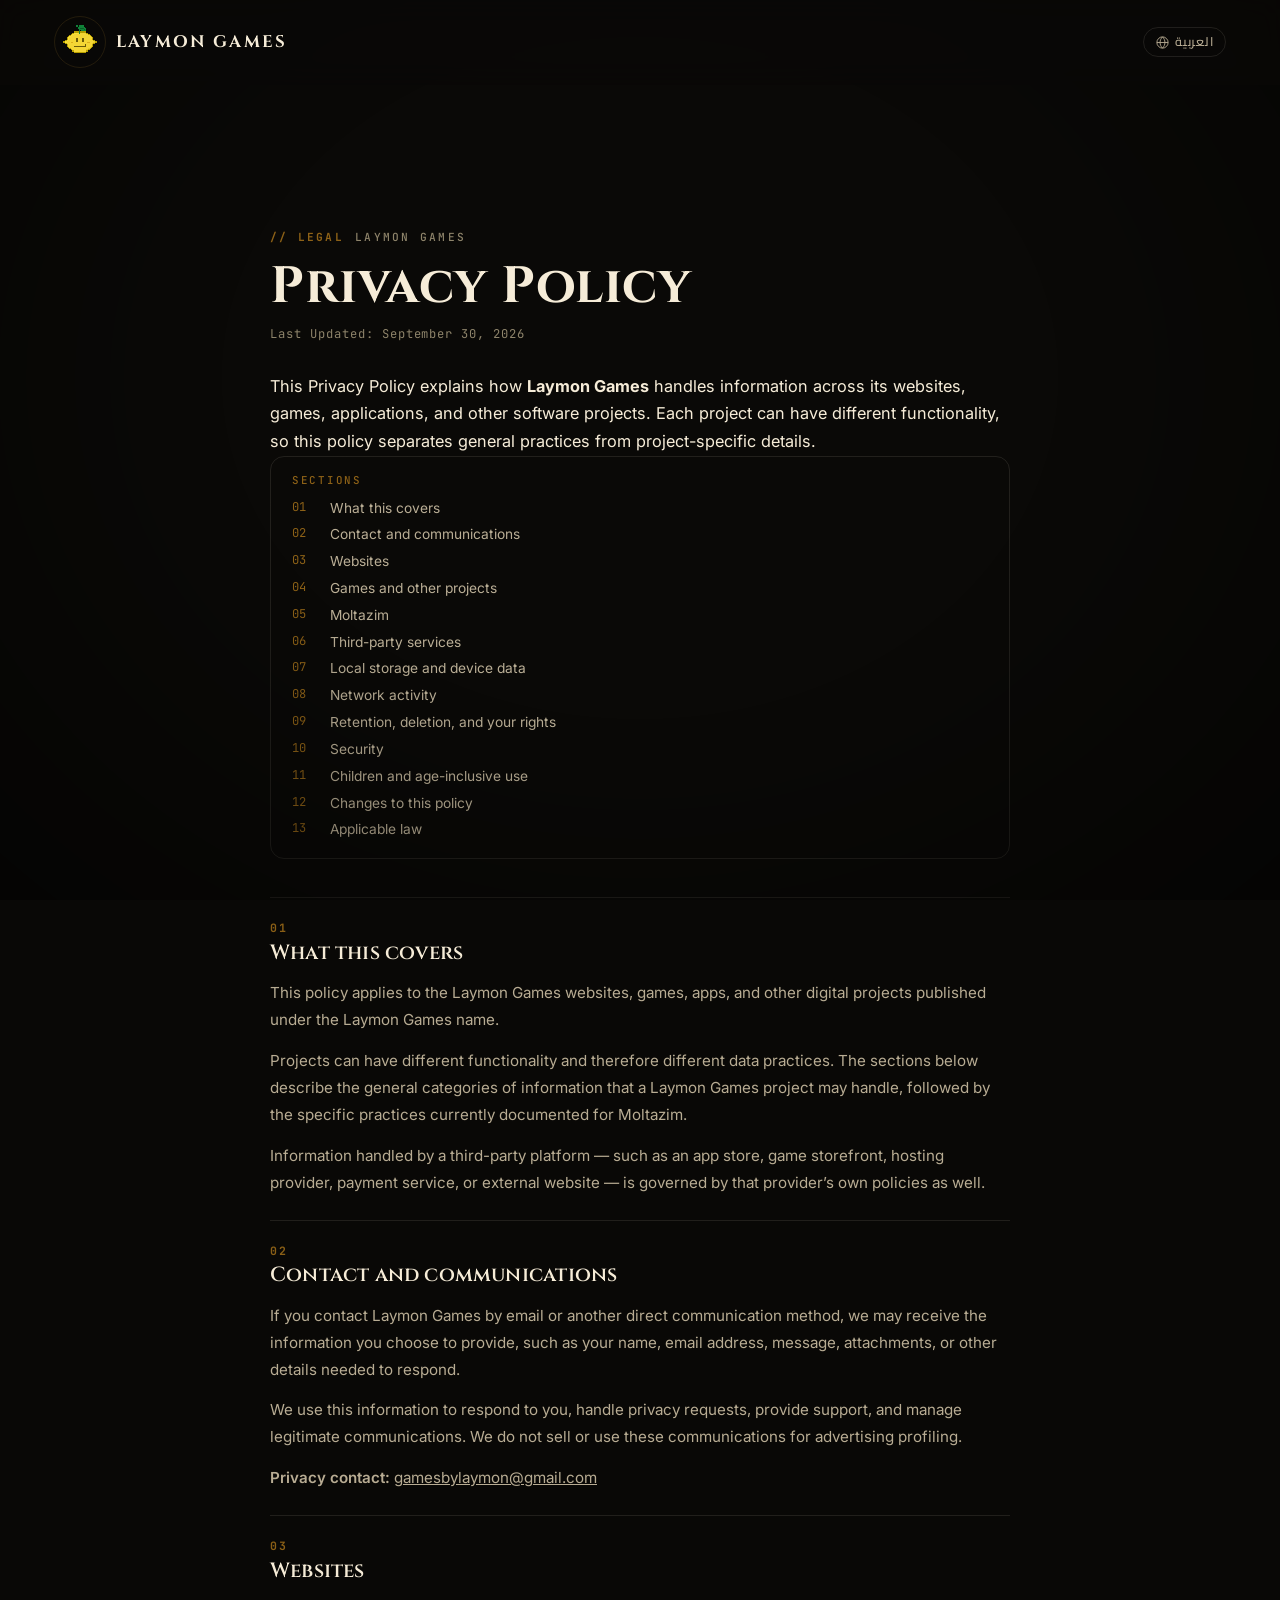
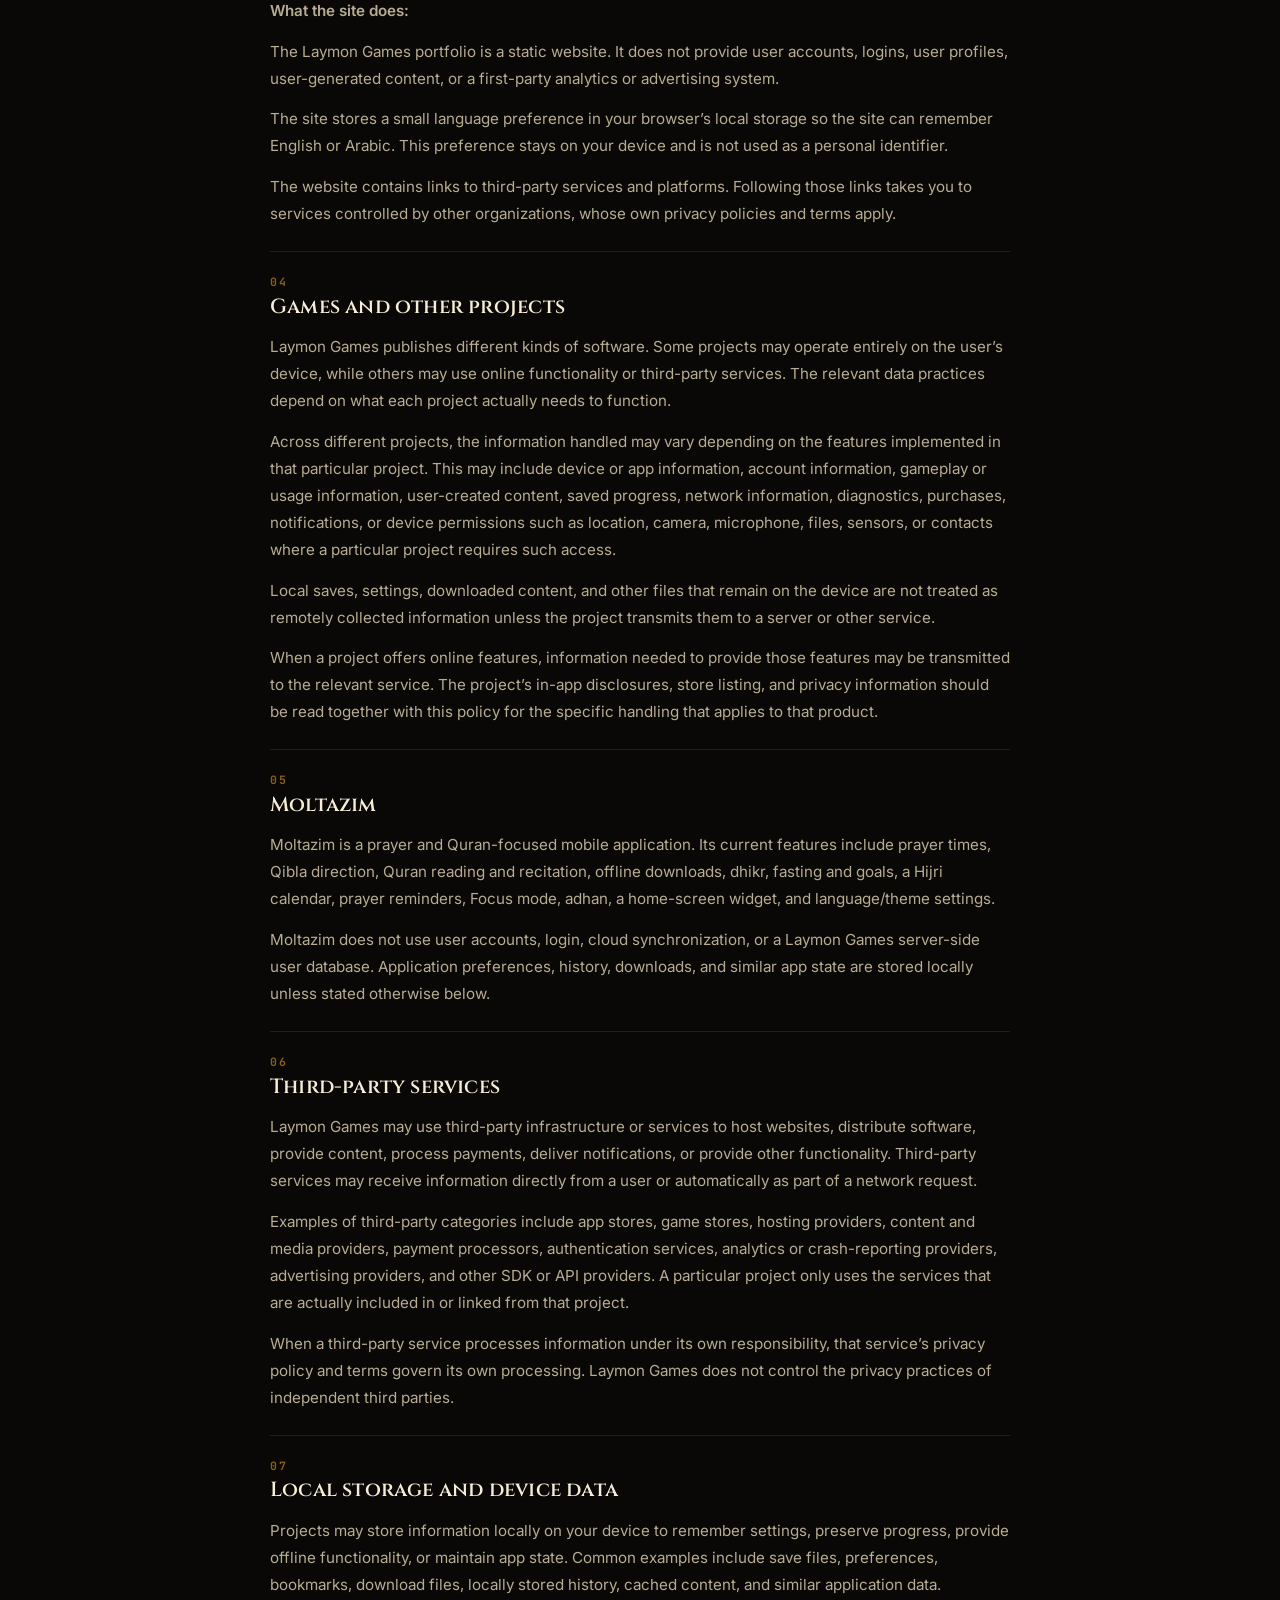
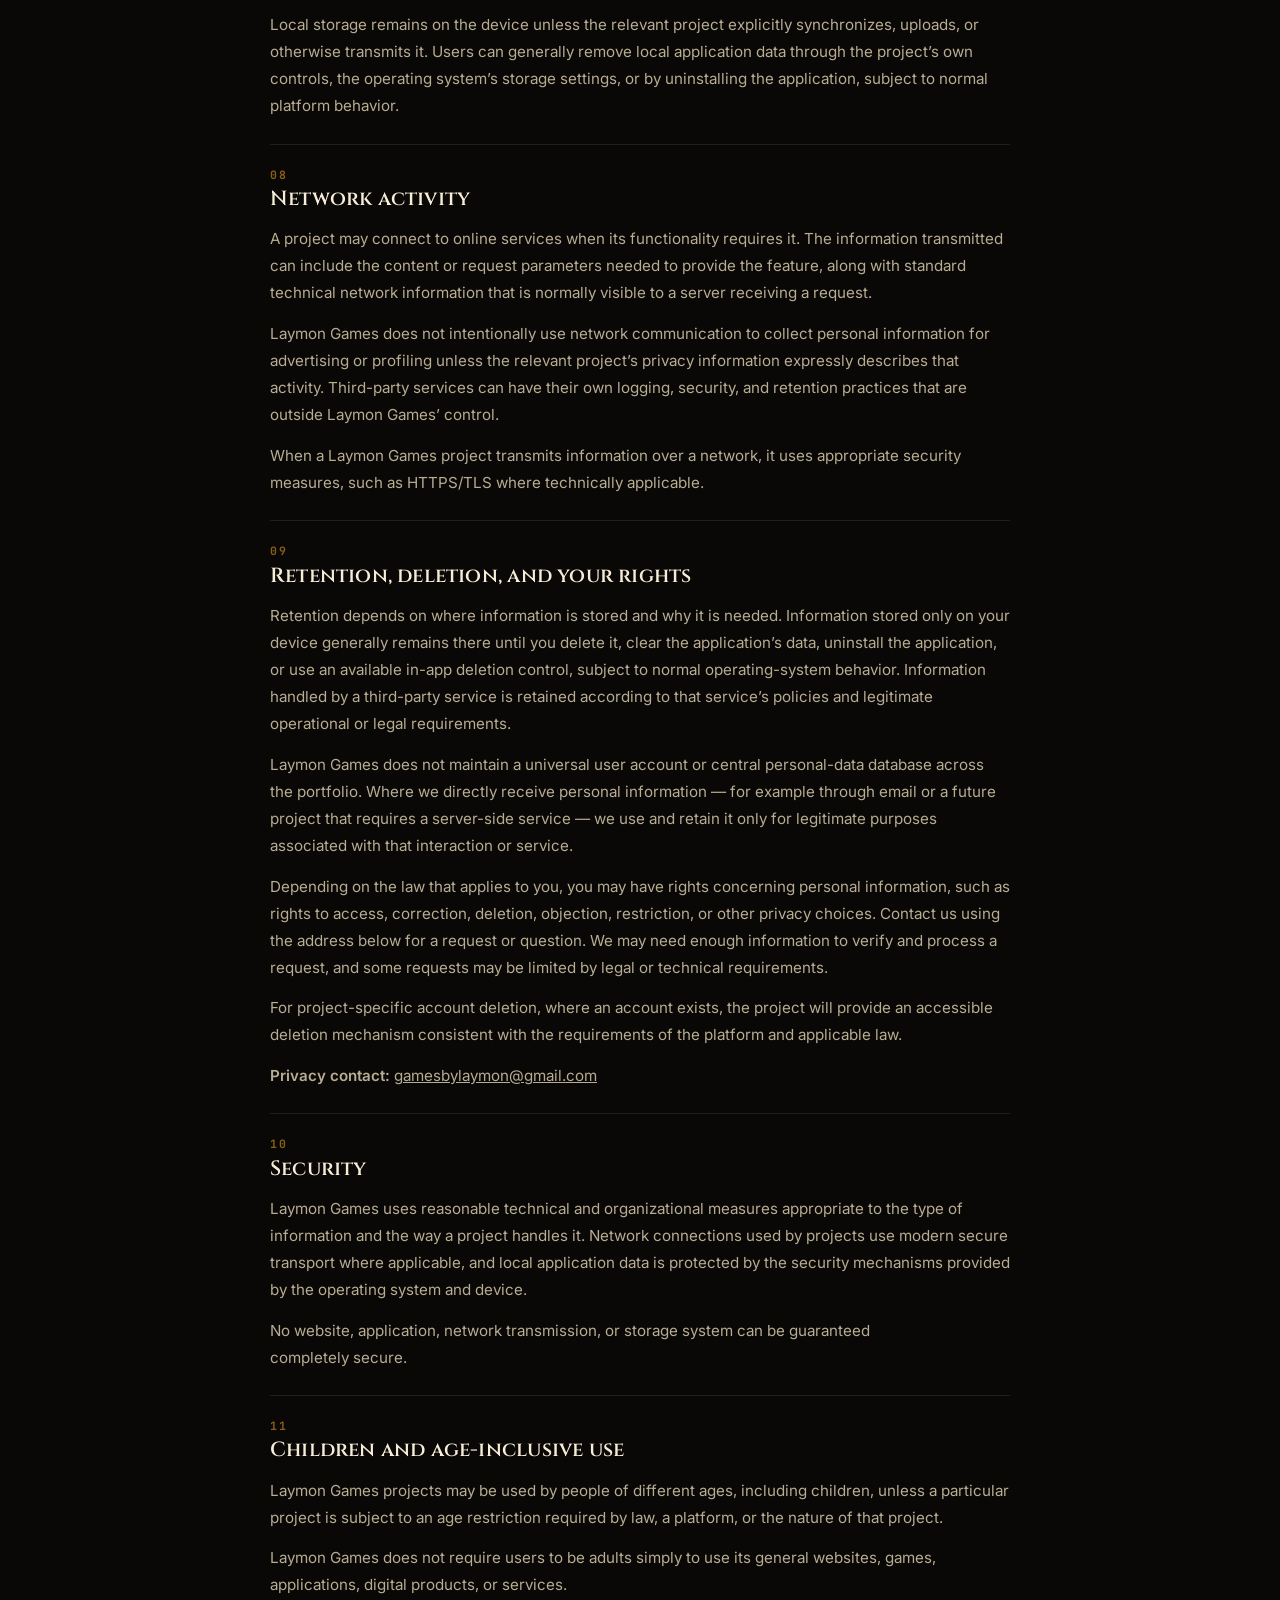
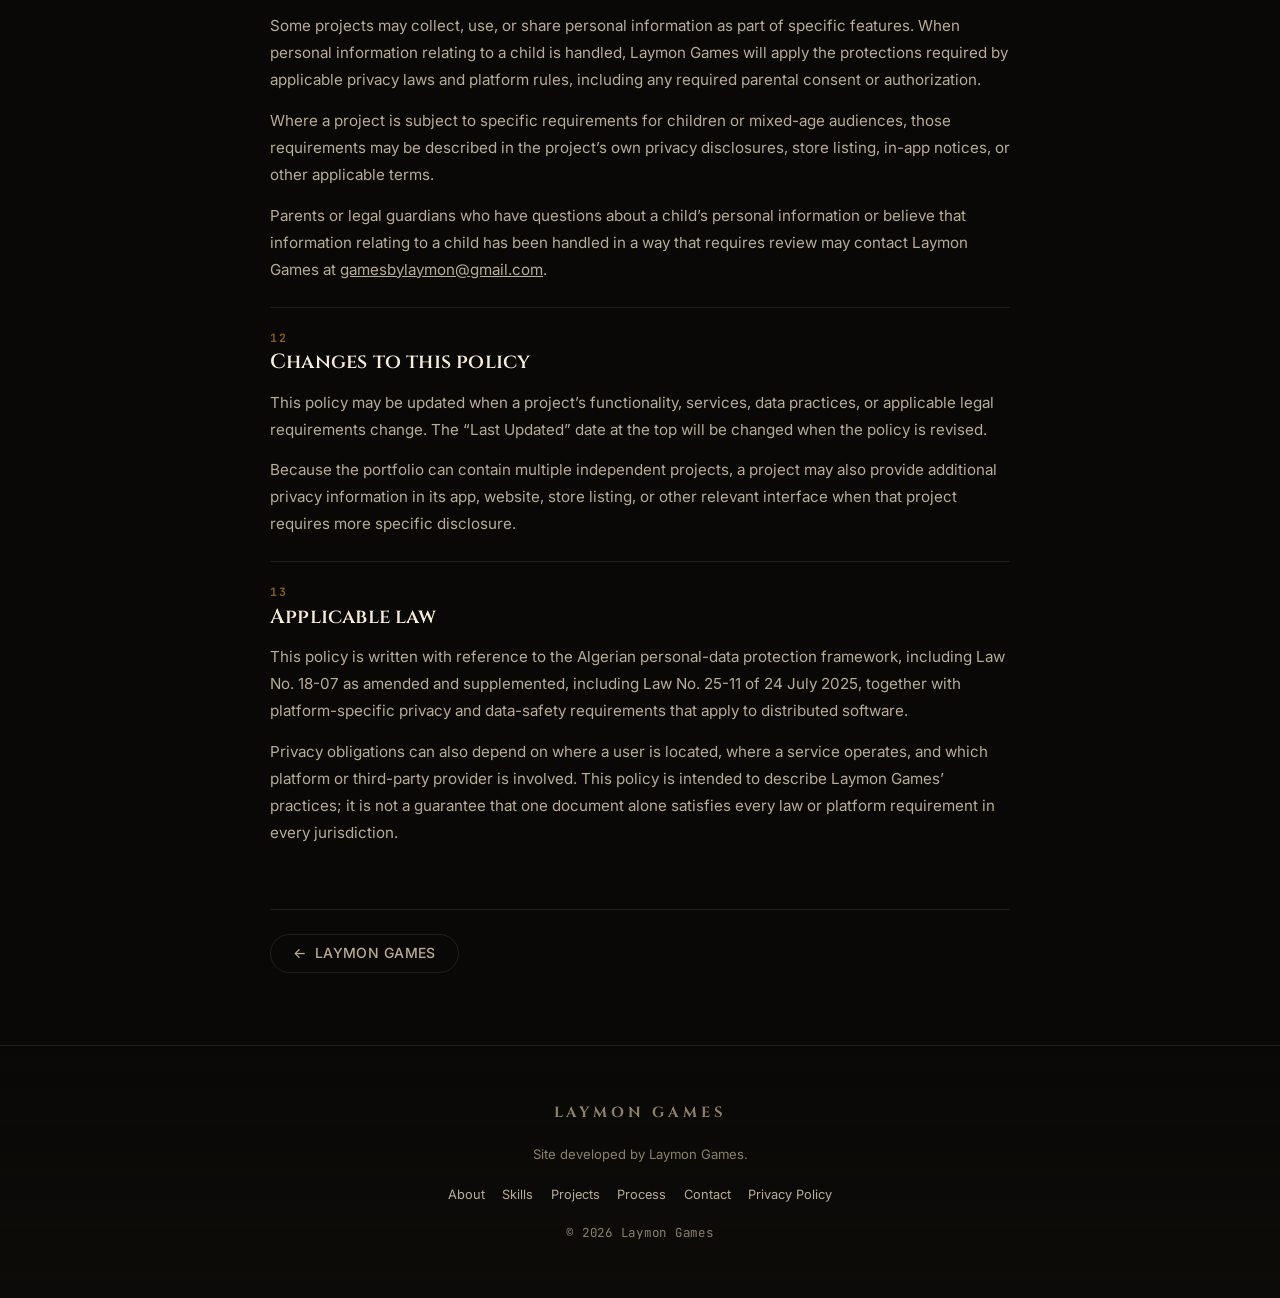
<file: privacy-policy.html>
<!DOCTYPE html>
<html lang="en" dir="ltr" data-meta="off">
<head>
<meta charset="utf-8">
<meta name="viewport" content="width=device-width, initial-scale=1, viewport-fit=cover">
<title id="page-title">Privacy Policy — Laymon Games</title>
<meta name="description" id="meta-description" content="How the Laymon Games website and its projects handle data, in plain language.">
<meta name="theme-color" content="#090806">
<meta name="color-scheme" content="dark">
<link rel="icon" href="assets/lemon-avatar.png" type="image/png" sizes="32x32">
<meta name="robots" content="index, follow">
<link rel="preconnect" href="https://fonts.googleapis.com">
<link rel="preconnect" href="https://fonts.gstatic.com" crossorigin>
<!-- same off-critical-path font load as index.html: this page is one long
     column of text, so first paint is entirely at the mercy of this request -->
<link rel="stylesheet"
      href="https://fonts.googleapis.com/css2?family=Cinzel:wght@600;700&family=Cairo:wght@400;600;700&family=Inter:wght@300;400;500;600&family=JetBrains+Mono:wght@400;700&display=swap"
      media="print" onload="this.media='all'">
<noscript><link rel="stylesheet" href="https://fonts.googleapis.com/css2?family=Cinzel:wght@600;700&family=Cairo:wght@400;600;700&family=Inter:wght@300;400;500;600&family=JetBrains+Mono:wght@400;700&display=swap"></noscript>
<link rel="stylesheet" href="styles.css">
<link rel="stylesheet" href="motion.css">
<link rel="stylesheet" href="polish.css">
<!-- mascot.css carries the relocated .sr-only helper that the language button
     needs, plus the retirement of the duplicate grain layer; visual.css carries
     the enlarged brand mark. Both are shared with index.html. -->
<link rel="stylesheet" href="mascot.css">
<link rel="stylesheet" href="layout-fix.css">
<link rel="stylesheet" href="visual.css">
<script>document.documentElement.classList.add('js');</script>
<script src="i18n.js" defer></script>
<style>
/* page-local: the policy is a document, so it uses a single narrow column.
   74ch is a measure, not a position — `min(100% - pad*2, 74ch)` caps the width
   and then left-aligns the box, so on a 1440px window the text column began at
   x=100 with ~240px of dead space to its right and read as though it had been
   shoved against the left wall. The block margins are what centre it; the
   cap only decides how wide it gets. */
.pol{ padding-block:calc(var(--nav-h) + clamp(2rem,7vh,4.5rem)) clamp(3rem,8vh,5.5rem) }
.pol__in{
  inline-size:min(100% - var(--pad)*2, 74ch);
  margin-inline:auto;
}
.pol__eyebrow{ display:flex; gap:.7rem; font:500 .7rem/1 var(--f-mono);
  letter-spacing:.2em; text-transform:uppercase; color:var(--muted-2); margin-block-end:.9rem }
.pol__eyebrow b{ color:var(--gold-dk); font-weight:700 }
.pol__h1{ font-family:var(--f-display); font-weight:700;
  font-size:clamp(1.9rem,5.4vw,3.2rem); line-height:1.12; letter-spacing:.01em }
.pol__date{ margin-block:.6rem 1.8rem; font:400 .76rem/1.6 var(--f-mono);
  letter-spacing:.08em; color:var(--muted-2) }
.pol__lead{ font-size:1.02rem; color:var(--cream) }
.pol__toc{ margin-block:0 2.4rem; padding:1.1rem 1.3rem;
  border:1px solid var(--line-2); border-radius:var(--r) }
.pol__toc h2{ font:500 .68rem/1 var(--f-mono); letter-spacing:.16em;
  text-transform:uppercase; color:var(--gold-dk); margin-block-end:.7rem }
.pol__toc ol{ list-style:none; display:grid; gap:.3rem; padding:0 }
.pol__toc a{ display:flex; gap:.7rem; text-decoration:none;
  font-size:.86rem; color:var(--muted); line-height:1.6 }
.pol__toc a b{ color:var(--gold-dk); font:400 .76rem/1.7 var(--f-mono); flex:0 0 2.2em }
.pol__toc a:hover{ color:var(--cream) }
.pol__sec{ padding-block:1.5rem; border-block-start:1px solid var(--line-2) }
.pol__num{ font:700 .72rem/1 var(--f-mono); letter-spacing:.14em; color:var(--gold-dk) }
.pol__h{ margin-block:.45rem .8rem; font-family:var(--f-display); font-weight:600;
  font-size:clamp(1.05rem,2.2vw,1.28rem); line-height:1.24; letter-spacing:.01em }
.pol__p{ color:var(--muted); font-size:.95rem; line-height:1.78 }
.pol__p + .pol__p{ margin-block-start:.85rem }
.pol__p strong{ color:var(--sand); font-weight:600 }
.pol__back{ margin-block-start:2.4rem; padding-block-start:1.5rem;
  border-block-start:1px solid var(--line-2) }
</style>
</head>
<body>

<a class="skip-link" href="#main" data-i18n="a11y.skip">Skip to content</a>

<div class="fx" aria-hidden="true">
  <div class="fx__grain"></div>
  <div class="fx__vig"></div>
</div>

<header class="nav is-stuck" id="nav">
  <div class="nav__in">
    <a class="nav__brand" href="index.html" data-i18n-attr="aria-label:brand.homeAria">
      <span class="nav__mark" aria-hidden="true"><img src="assets/lemon-avatar.png" alt="" width="34" height="34"></span>
      <span class="nav__word" dir="ltr"><b>LAYMON GAMES</b></span>
    </a>
    <div class="nav__tools" style="margin-inline-start:auto">
      <button class="lang" type="button" data-lang-switch>
        <span class="sr-only" data-i18n="lang.switchAction">Switch language:</span>
        <svg class="lang__icon" viewBox="0 0 24 24" fill="none" aria-hidden="true">
          <circle cx="12" cy="12" r="9" stroke="currentColor" stroke-width="1.4"/>
          <path d="M3 12h18M12 3c2.6 2.6 3.9 5.7 3.9 9s-1.3 6.4-3.9 9c-2.6-2.6-3.9-5.7-3.9-9s1.3-6.4 3.9-9z" stroke="currentColor" stroke-width="1.4"/>
        </svg>
        <span class="lang__label" data-lang-switch-label dir="auto">العربية</span>
      </button>
    </div>
  </div>
</header>

<main id="main" class="pol">
  <!-- Supplied policy copy, English source. No Arabic version was supplied,
       so the body keeps its own language rather than being machine-guessed. -->
  <div class="pol__in" lang="en" dir="ltr">

    <p class="pol__eyebrow"><b>// LEGAL</b><span>LAYMON GAMES</span></p>
    <h1 class="pol__h1">Privacy Policy</h1>
    <p class="pol__date">Last Updated: September 30, 2026</p>
    <p class="pol__lead">This Privacy Policy explains how <strong>Laymon Games</strong> handles information across its websites, games, applications, and other software projects. Each project can have different functionality, so this policy separates general practices from project-specific details.</p>

    <nav class="pol__toc" aria-label="Sections">
      <h2>Sections</h2>
      <ol>
        <li><a href="#sec-01"><b>01</b><span>What this covers</span></a></li>
        <li><a href="#sec-02"><b>02</b><span>Contact and communications</span></a></li>
        <li><a href="#sec-03"><b>03</b><span>Websites</span></a></li>
        <li><a href="#sec-04"><b>04</b><span>Games and other projects</span></a></li>
        <li><a href="#sec-05"><b>05</b><span>Moltazim</span></a></li>
        <li><a href="#sec-06"><b>06</b><span>Third-party services</span></a></li>
        <li><a href="#sec-07"><b>07</b><span>Local storage and device data</span></a></li>
        <li><a href="#sec-08"><b>08</b><span>Network activity</span></a></li>
        <li><a href="#sec-09"><b>09</b><span>Retention, deletion, and your rights</span></a></li>
        <li><a href="#sec-10"><b>10</b><span>Security</span></a></li>
        <li><a href="#sec-11"><b>11</b><span>Children and age-inclusive use</span></a></li>
        <li><a href="#sec-12"><b>12</b><span>Changes to this policy</span></a></li>
        <li><a href="#sec-13"><b>13</b><span>Applicable law</span></a></li>
      </ol>
    </nav>

      <section class="pol__sec" id="sec-01" data-reveal="up">
        <p class="pol__num">01</p>
        <h2 class="pol__h">What this covers</h2>
        <p class="pol__p">This policy applies to the Laymon Games websites, games, apps, and other digital projects published under the Laymon Games name.</p>
        <p class="pol__p">Projects can have different functionality and therefore different data practices. The sections below describe the general categories of information that a Laymon Games project may handle, followed by the specific practices currently documented for Moltazim.</p>
        <p class="pol__p">Information handled by a third-party platform — such as an app store, game storefront, hosting provider, payment service, or external website — is governed by that provider’s own policies as well.</p>
      </section>
      <section class="pol__sec" id="sec-02" data-reveal="up">
        <p class="pol__num">02</p>
        <h2 class="pol__h">Contact and communications</h2>
        <p class="pol__p">If you contact Laymon Games by email or another direct communication method, we may receive the information you choose to provide, such as your name, email address, message, attachments, or other details needed to respond.</p>
        <p class="pol__p">We use this information to respond to you, handle privacy requests, provide support, and manage legitimate communications. We do not sell or use these communications for advertising profiling.</p>
        <p class="pol__p"><strong>Privacy contact:</strong> <a href="mailto:gamesbylaymon@gmail.com">gamesbylaymon@gmail.com</a></p>
      </section>
      <section class="pol__sec" id="sec-03" data-reveal="up">
        <p class="pol__num">03</p>
        <h2 class="pol__h">Websites</h2>
        <p class="pol__p"><strong>What the site does:</strong></p>
        <p class="pol__p">The Laymon Games portfolio is a static website. It does not provide user accounts, logins, user profiles, user-generated content, or a first-party analytics or advertising system.</p>
        <p class="pol__p">The site stores a small language preference in your browser’s local storage so the site can remember English or Arabic. This preference stays on your device and is not used as a personal identifier.</p>
        <p class="pol__p">The website contains links to third-party services and platforms. Following those links takes you to services controlled by other organizations, whose own privacy policies and terms apply.</p>
      </section>
      <section class="pol__sec" id="sec-04" data-reveal="up">
        <p class="pol__num">04</p>
        <h2 class="pol__h">Games and other projects</h2>
        <p class="pol__p">Laymon Games publishes different kinds of software. Some projects may operate entirely on the user’s device, while others may use online functionality or third-party services. The relevant data practices depend on what each project actually needs to function.</p>
        <p class="pol__p">Across different projects, the information handled may vary depending on the features implemented in that particular project. This may include device or app information, account information, gameplay or usage information, user-created content, saved progress, network information, diagnostics, purchases, notifications, or device permissions such as location, camera, microphone, files, sensors, or contacts where a particular project requires such access.</p>
        <p class="pol__p">Local saves, settings, downloaded content, and other files that remain on the device are not treated as remotely collected information unless the project transmits them to a server or other service.</p>
        <p class="pol__p">When a project offers online features, information needed to provide those features may be transmitted to the relevant service. The project’s in-app disclosures, store listing, and privacy information should be read together with this policy for the specific handling that applies to that product.</p>
      </section>
      <section class="pol__sec" id="sec-05" data-reveal="up">
        <p class="pol__num">05</p>
        <h2 class="pol__h">Moltazim</h2>
        <p class="pol__p">Moltazim is a prayer and Quran-focused mobile application. Its current features include prayer times, Qibla direction, Quran reading and recitation, offline downloads, dhikr, fasting and goals, a Hijri calendar, prayer reminders, Focus mode, adhan, a home-screen widget, and language/theme settings.</p>
        <p class="pol__p">Moltazim does not use user accounts, login, cloud synchronization, or a Laymon Games server-side user database. Application preferences, history, downloads, and similar app state are stored locally unless stated otherwise below.</p>
      </section>
      <section class="pol__sec" id="sec-06" data-reveal="up">
        <p class="pol__num">06</p>
        <h2 class="pol__h">Third-party services</h2>
        <p class="pol__p">Laymon Games may use third-party infrastructure or services to host websites, distribute software, provide content, process payments, deliver notifications, or provide other functionality. Third-party services may receive information directly from a user or automatically as part of a network request.</p>
        <p class="pol__p">Examples of third-party categories include app stores, game stores, hosting providers, content and media providers, payment processors, authentication services, analytics or crash-reporting providers, advertising providers, and other SDK or API providers. A particular project only uses the services that are actually included in or linked from that project.</p>
        <p class="pol__p">When a third-party service processes information under its own responsibility, that service’s privacy policy and terms govern its own processing. Laymon Games does not control the privacy practices of independent third parties.</p>
      </section>
      <section class="pol__sec" id="sec-07" data-reveal="up">
        <p class="pol__num">07</p>
        <h2 class="pol__h">Local storage and device data</h2>
        <p class="pol__p">Projects may store information locally on your device to remember settings, preserve progress, provide offline functionality, or maintain app state. Common examples include save files, preferences, bookmarks, download files, locally stored history, cached content, and similar application data.</p>
        <p class="pol__p">Local storage remains on the device unless the relevant project explicitly synchronizes, uploads, or otherwise transmits it. Users can generally remove local application data through the project’s own controls, the operating system’s storage settings, or by uninstalling the application, subject to normal platform behavior.</p>
      </section>
      <section class="pol__sec" id="sec-08" data-reveal="up">
        <p class="pol__num">08</p>
        <h2 class="pol__h">Network activity</h2>
        <p class="pol__p">A project may connect to online services when its functionality requires it. The information transmitted can include the content or request parameters needed to provide the feature, along with standard technical network information that is normally visible to a server receiving a request.</p>
        <p class="pol__p">Laymon Games does not intentionally use network communication to collect personal information for advertising or profiling unless the relevant project’s privacy information expressly describes that activity. Third-party services can have their own logging, security, and retention practices that are outside Laymon Games’ control.</p>
        <p class="pol__p">When a Laymon Games project transmits information over a network, it uses appropriate security measures, such as HTTPS/TLS where technically applicable.</p>
      </section>
      <section class="pol__sec" id="sec-09" data-reveal="up">
        <p class="pol__num">09</p>
        <h2 class="pol__h">Retention, deletion, and your rights</h2>
        <p class="pol__p">Retention depends on where information is stored and why it is needed. Information stored only on your device generally remains there until you delete it, clear the application’s data, uninstall the application, or use an available in-app deletion control, subject to normal operating-system behavior. Information handled by a third-party service is retained according to that service’s policies and legitimate operational or legal requirements.</p>
        <p class="pol__p">Laymon Games does not maintain a universal user account or central personal-data database across the portfolio. Where we directly receive personal information — for example through email or a future project that requires a server-side service — we use and retain it only for legitimate purposes associated with that interaction or service.</p>
        <p class="pol__p">Depending on the law that applies to you, you may have rights concerning personal information, such as rights to access, correction, deletion, objection, restriction, or other privacy choices. Contact us using the address below for a request or question. We may need enough information to verify and process a request, and some requests may be limited by legal or technical requirements.</p>
        <p class="pol__p">For project-specific account deletion, where an account exists, the project will provide an accessible deletion mechanism consistent with the requirements of the platform and applicable law.</p>
        <p class="pol__p"><strong>Privacy contact:</strong> <a href="mailto:gamesbylaymon@gmail.com">gamesbylaymon@gmail.com</a></p>
      </section>
      <section class="pol__sec" id="sec-10" data-reveal="up">
        <p class="pol__num">10</p>
        <h2 class="pol__h">Security</h2>
        <p class="pol__p">Laymon Games uses reasonable technical and organizational measures appropriate to the type of information and the way a project handles it. Network connections used by projects use modern secure transport where applicable, and local application data is protected by the security mechanisms provided by the operating system and device.</p>
        <p class="pol__p">No website, application, network transmission, or storage system can be guaranteed completely secure.</p>
      </section>
      <section class="pol__sec" id="sec-11" data-reveal="up">
        <p class="pol__num">11</p>
        <h2 class="pol__h">Children and age-inclusive use</h2>
        <p class="pol__p">Laymon Games projects may be used by people of different ages, including children, unless a particular project is subject to an age restriction required by law, a platform, or the nature of that project.</p>
        <p class="pol__p">Laymon Games does not require users to be adults simply to use its general websites, games, applications, digital products, or services.</p>
        <p class="pol__p">Some projects may collect, use, or share personal information as part of specific features. When personal information relating to a child is handled, Laymon Games will apply the protections required by applicable privacy laws and platform rules, including any required parental consent or authorization.</p>
        <p class="pol__p">Where a project is subject to specific requirements for children or mixed-age audiences, those requirements may be described in the project’s own privacy disclosures, store listing, in-app notices, or other applicable terms.</p>
        <p class="pol__p">Parents or legal guardians who have questions about a child’s personal information or believe that information relating to a child has been handled in a way that requires review may contact Laymon Games at <a href="mailto:gamesbylaymon@gmail.com">gamesbylaymon@gmail.com</a>.</p>
      </section>
      <section class="pol__sec" id="sec-12" data-reveal="up">
        <p class="pol__num">12</p>
        <h2 class="pol__h">Changes to this policy</h2>
        <p class="pol__p">This policy may be updated when a project’s functionality, services, data practices, or applicable legal requirements change. The “Last Updated” date at the top will be changed when the policy is revised.</p>
        <p class="pol__p">Because the portfolio can contain multiple independent projects, a project may also provide additional privacy information in its app, website, store listing, or other relevant interface when that project requires more specific disclosure.</p>
      </section>
      <section class="pol__sec" id="sec-13" data-reveal="up">
        <p class="pol__num">13</p>
        <h2 class="pol__h">Applicable law</h2>
        <p class="pol__p">This policy is written with reference to the Algerian personal-data protection framework, including Law No. 18-07 as amended and supplemented, including Law No. 25-11 of 24 July 2025, together with platform-specific privacy and data-safety requirements that apply to distributed software.</p>
        <p class="pol__p">Privacy obligations can also depend on where a user is located, where a service operates, and which platform or third-party provider is involved. This policy is intended to describe Laymon Games’ practices; it is not a guarantee that one document alone satisfies every law or platform requirement in every jurisdiction.</p>
      </section>

    <p class="pol__back"><a class="btn btn--quiet" href="index.html"><span>&larr;</span><span dir="ltr">LAYMON GAMES</span></a></p>
  </div>
</main>

<footer class="foot">
  <div class="wrap foot__in">
    <p class="foot__mark" dir="ltr">LAYMON GAMES</p>
    <p class="foot__credit" data-i18n-html="footer.statement"></p>
    <nav class="foot__nav" data-i18n-attr="aria-label:nav.ariaMain">
      <a href="index.html" data-i18n="nav.about">About</a>
      <a href="index.html#skills" data-i18n="nav.skills">Skills</a>
      <a href="index.html#projects" data-i18n="nav.projects">Projects</a>
      <a href="index.html#process" data-i18n="nav.process">Process</a>
      <a href="index.html#contact" data-i18n="nav.contact">Contact</a>
      <a href="privacy-policy.html">Privacy Policy</a>
    </nav>
    <p class="foot__copy"><span>© <span id="year">2026</span> <span dir="ltr">Laymon Games</span></span></p>
  </div>
</footer>

<script src="script.js" defer></script>
<script>
  /* language chrome only; the footer year lives in script.js */
  document.documentElement.addEventListener('DOMContentLoaded', function () {
    if (window.LaymonI18n) {
      var paint = function () {
        var ar = LaymonI18n.get() === 'ar';
        var l = document.querySelector('[data-lang-switch-label]');
        if (l) l.textContent = ar ? 'English' : 'العربية';
      };
      document.addEventListener('lg:lang', paint);
      paint();
    }
  });
</script>
</body>
</html>
</file>
<file: styles.css>
/* ══════════════════════════════════════════════════════════════════
   LAYMON GAMES — styles.css
   Structure only. Motion lives in motion.css.

   Density rules applied throughout:
     · one accent per viewport, never two competing glows
     · hairlines instead of card borders wherever possible
     · sections are separated by rhythm, not by boxes
     · decorative elements stay subordinate to the reading path
   ══════════════════════════════════════════════════════════════════ */

:root{
  /* ── OG palette, unchanged ── */
  --ink:      #090806;
  --ink-2:    #100e0a;
  --ink-3:    #17130c;
  --panel:    #1b160e;
  --panel-2:  #241c11;

  --gold:     #d8a43c;
  --gold-hi:  #f3c764;
  --gold-dk:  #8a5f16;

  --green:    #0f2b21;
  --green-hi: #78b89a;

  --cream:    #f6ecd7;
  --sand:     #b8ac93;
  --sand-dim: #8b8168;

  --text:      var(--cream);
  --muted:     var(--sand);
  --muted-2:   var(--sand-dim);
  --accent:    var(--gold-hi);

  --line:    rgba(216,164,60,.24);
  --line-2:  rgba(246,236,215,.10);
  --line-3:  rgba(216,164,60,.13);

  --surface:  linear-gradient(162deg, rgba(36,28,17,.62), rgba(10,9,7,.82));
  --shadow:   0 30px 70px -42px rgba(0,0,0,.95);

  --f-display:'Cinzel', Georgia, 'Times New Roman', serif;
  --f-body:   'Inter', 'Cairo', system-ui, -apple-system, sans-serif;
  --f-mono:   'JetBrains Mono', ui-monospace, SFMono-Regular, Menlo, monospace;

  /* ── rhythm ── */
  --wrap: 1240px;
  --pad:  clamp(1.15rem, 4.4vw, 3.4rem);
  --sec:  clamp(5rem, 11vh, 9rem);
  --nav-h: 70px;

  --r-xs: 4px;
  --r-sm: 8px;
  --r:    14px;
  --r-lg: 20px;

  --focus: 0 0 0 2px var(--ink), 0 0 0 4px var(--gold-hi);
  --vh: 100vh;

  /* ── quiet labels ──
     One size for every eyebrow, tag, spec key and caption. The floor is
     11.5px so a label never drops below comfortable reading on a phone. */
  --fs-label: clamp(0.72rem, 0.62vw + 0.42rem, 0.78rem);
}
@supports (height:100svh){ :root{ --vh:100svh } }

/* ══════════════════════════ BASE ══════════════════════════ */
*,*::before,*::after{ box-sizing:border-box; margin:0; padding:0 }
html{ scroll-behavior:smooth; -webkit-text-size-adjust:100%; overflow-x:clip }
@media (prefers-reduced-motion:reduce){ html{ scroll-behavior:auto } }

body{
  background:var(--ink);
  color:var(--text);
  font:400 1rem/1.7 var(--f-body);
  overflow-x:clip;
  -webkit-font-smoothing:antialiased;
  text-rendering:optimizeLegibility;
}

img,svg,canvas{ display:block; max-inline-size:100% }
img{ height:auto }
button{ font:inherit; color:inherit; background:none; border:0; cursor:pointer }
a{ color:inherit }

:focus-visible{ outline:none; box-shadow:var(--focus); border-radius:3px }

::selection{ background:rgba(216,164,60,.28); color:var(--cream) }

.wrap{
  inline-size:min(100% - var(--pad)*2, var(--wrap));
  margin-inline:auto;
}

.skip-link{
  position:fixed; inset-block-start:0; inset-inline-start:0;
  z-index:120; transform:translateY(-120%);
  padding:.7rem 1.1rem;
  background:var(--gold); color:#1a1206;
  font:500 .85rem/1 var(--f-body); text-decoration:none;
}
.skip-link:focus-visible{ transform:none }

/* ══════════════════════════ FX ══════════════════════════ */
.fx{ position:fixed; inset:0; z-index:60; pointer-events:none }
.fx__grain{
  position:absolute; inset:-50%;
  background-image:url("data:image/svg+xml,%3Csvg xmlns='http://www.w3.org/2000/svg' width='140' height='140'%3E%3Cfilter id='n'%3E%3CfeTurbulence type='fractalNoise' baseFrequency='.85' numOctaves='3'/%3E%3C/filter%3E%3Crect width='140' height='140' filter='url(%23n)' opacity='.42'/%3E%3C/svg%3E");
  opacity:.045;
}
.fx__vig{
  position:absolute; inset:0;
  background:radial-gradient(ellipse at 50% 42%, transparent 46%, rgba(0,0,0,.55) 100%);
}

.progress{
  position:fixed; inset-block-start:0; inset-inline:0;
  block-size:2px; z-index:70; background:rgba(246,236,215,.05);
}
.progress i{
  display:block; position:relative;   /* carries the current's glowing head */
  block-size:100%; inline-size:0;
  background:linear-gradient(90deg, var(--gold-dk), var(--gold-hi));
}

/* ══════════════════════════ NAV ══════════════════════════ */
.nav{
  position:sticky; inset-block-start:0; z-index:80;
  background:rgba(9,8,6,.72);
  backdrop-filter:blur(14px) saturate(120%);
  border-block-end:1px solid transparent;
  transition:border-color .35s ease, background .35s ease;
}
.nav.is-stuck{ border-block-end-color:var(--line-2) }

.nav__in{
  block-size:var(--nav-h);
  display:flex; align-items:center; gap:clamp(.75rem,2vw,1.8rem);
  inline-size:min(100% - var(--pad)*2, var(--wrap));
  margin-inline:auto;
}

.nav__brand{
  display:inline-flex; align-items:center; gap:.6rem;
  text-decoration:none; flex:0 0 auto;
}
.nav__mark{
  inline-size:30px; block-size:30px; display:grid; place-items:center;
  border:1px solid var(--line-3); border-radius:50%;
}
.nav__mark img{ inline-size:20px; block-size:20px; image-rendering:pixelated }
.nav__word b{
  font-family:var(--f-display); font-weight:700;
  font-size:.86rem; letter-spacing:.16em; color:var(--cream);
}

.nav__links{
  display:flex; align-items:center; gap:clamp(.6rem,1.6vw,1.5rem);
  margin-inline-end:auto;
}
.nav__links a{
  position:relative;
  padding:.4rem .2rem;
  text-decoration:none;
  font:500 .82rem/1 var(--f-body);
  letter-spacing:.05em;
  color:var(--muted);
  transition:color .25s ease;
}
.nav__links a::after{
  content:''; position:absolute; inset-block-end:-2px; inset-inline:0;
  block-size:1px; background:var(--gold);
  transform:scaleX(0); transform-origin:inline-start center;
  transition:transform .3s ease;
}
.nav__links a:hover{ color:var(--cream) }
.nav__links a.is-current{ color:var(--gold-hi) }
.nav__links a.is-current::after{ transform:scaleX(1) }

/* Contact lives in the collapsed menu on small screens and as a button on
   wide ones, so the bar never has to carry both at once. */
.nav__links-cta{ display:none }

.nav__tools{ display:flex; align-items:center; gap:.55rem; flex:0 0 auto }
.nav__cta{ display:inline-flex; padding:.5rem 1rem; font-size:.8rem }

.lang{
  display:inline-flex; align-items:center; gap:.4rem;
  padding:.42rem .7rem;
  border:1px solid var(--line-2); border-radius:999px;
  color:var(--muted);
  transition:border-color .25s ease, color .25s ease;
}
.lang:hover{ border-color:var(--line); color:var(--cream) }
.lang__icon{ inline-size:15px; block-size:15px }
.lang__label{ font:500 var(--fs-label)/1 var(--f-body); letter-spacing:.06em }

.burger{
  display:none;
  inline-size:38px; block-size:38px;
  border:1px solid var(--line-2); border-radius:999px;
  place-items:center; gap:4px;
  flex-direction:column;
}
.burger i{
  inline-size:15px; block-size:1.5px; background:var(--cream);
  transition:transform .3s ease, opacity .2s ease;
}
.burger[aria-expanded="true"] i:nth-child(1){ transform:translateY(5.5px) rotate(45deg) }
.burger[aria-expanded="true"] i:nth-child(2){ opacity:0 }
.burger[aria-expanded="true"] i:nth-child(3){ transform:translateY(-5.5px) rotate(-45deg) }

/* ══════════════════════════ BUTTONS ══════════════════════════ */
/* position + overflow are structural, not decorative: the hover sheen in
   motion.css is a pseudo-element parked outside the pill and swept across. */
.btn{
  position:relative; overflow:hidden;
  display:inline-flex; align-items:center; justify-content:center; gap:.5rem;
  padding:.72rem 1.4rem;
  border:1px solid transparent; border-radius:999px;
  font:500 .875rem/1 var(--f-body); letter-spacing:.03em;
  text-decoration:none; white-space:nowrap;
  transition:transform .25s ease, box-shadow .3s ease, border-color .25s ease, color .25s ease;
}
.btn--gold{
  background:linear-gradient(180deg, var(--gold-hi), var(--gold));
  color:#1a1206;
  box-shadow:0 14px 28px -18px rgba(216,164,60,.75);
}
.btn--gold:hover{ transform:translateY(-2px); box-shadow:0 20px 34px -18px rgba(216,164,60,.9) }
.btn--quiet{ border-color:var(--line-2); color:var(--muted) }
.btn--quiet:hover{ border-color:var(--line); color:var(--cream) }

/* ══════════════════════════ HERO ══════════════════════════ */
.hero{
  position:relative; isolation:isolate;
  min-block-size:var(--vh);
  display:grid; place-items:center;
  padding-block:calc(var(--nav-h) + clamp(1.8rem,6vh,4.4rem)) clamp(3.5rem,9vh,6.5rem);
  overflow:clip;
}
/* the field paints only over the upper half of the hero: below the wordmark
   it would stack a second accent under the only one in the viewport */
.hero__field{
  position:absolute; inset:0 0 42% 0; z-index:-1;
  inline-size:100%; block-size:58%;
  opacity:.42;
  mask-image:linear-gradient(180deg, #000 0%, rgba(0,0,0,.55) 62%, transparent 100%);
}
.hero__grid{
  position:absolute; inset:0 0 34% 0; z-index:-2;
  background-image:
    linear-gradient(rgba(216,164,60,.055) 1px, transparent 1px),
    linear-gradient(90deg, rgba(216,164,60,.055) 1px, transparent 1px);
  background-size:72px 72px;
  mask-image:radial-gradient(ellipse 70% 60% at 50% 42%, #000 10%, transparent 78%);
}
/* inset-inline-start:50% + translate:-50% only centres in LTR, because the
   translate is physical. Zeroing both inline edges and letting auto margins
   do the centring is direction-agnostic. */
.hero__halo{
  position:absolute; z-index:-1;
  inset-block-start:-4%;
  inset-inline:0; margin-inline:auto;
  inline-size:min(820px,96vw); aspect-ratio:1.7;
  background:radial-gradient(ellipse at center, rgba(216,164,60,.15), rgba(216,164,60,.045) 44%, transparent 70%);
  pointer-events:none;
}

.hero__in{
  position:relative; z-index:1;
  display:grid; justify-items:center; text-align:center;
}

/* The mascot has to feel like the subject of the hero without crowding out
   the wordmark, so it is sized against the shorter of the two axes. On a
   wide, short laptop the height term wins and the lemon gives ground; on a
   phone the width term wins and it takes over. */
.mascot{
  position:relative;
  inline-size:clamp(140px, min(21vw, 27vh), 224px);
  aspect-ratio:1;
  margin-inline:auto;
  margin-block-end:clamp(2.1rem,4.6vh,3.8rem);
  display:grid; place-items:center;
}
.mascot__ring{
  position:absolute; inset:6%;
  border:1px solid var(--line-3); border-radius:50%;
}
.mascot__canvas{ inline-size:100%; block-size:100% }
.mascot__fallback{
  position:absolute; inline-size:58%; block-size:auto;
  image-rendering:pixelated; display:none;
}
html.no-mascot3d .mascot__fallback{ display:block }

.hero__kicker{
  display:inline-flex; align-items:center; gap:.7rem;
  font:500 var(--fs-label)/1 var(--f-body);
  letter-spacing:.34em; text-transform:uppercase;
  color:var(--gold-dk);
}
.hero__kicker::before,.hero__kicker::after{
  content:''; inline-size:clamp(14px,4vw,34px); block-size:1px;
  background:var(--line);
}

/* Two background layers, because background-clip:text clips whatever is
   painted here to the glyphs. Layer 1 is a narrow near-white band parked
   off the inline-start edge; motion.css sweeps it across once on load and
   leaves it parked, so the resting look is still the plain gold gradient.
   Layer 2 is the actual fill. */
.hero__title{
  margin-block:.85rem .2rem;
  font-family:var(--f-display); font-weight:700;
  font-size:clamp(2.35rem,8.6vw,6.9rem);
  line-height:.94; letter-spacing:.03em;
  background-image:
    linear-gradient(90deg, transparent 0 46.5%, #fffae8 50%, transparent 53.5% 100%),
    linear-gradient(178deg, #fdf3dd 8%, var(--gold-hi) 46%, var(--gold) 92%);
  background-size:240% 100%, 100% 100%;
  /* 171.4% puts the band entirely before the glyphs; -70% entirely after */
  background-position:-70% 0, 0 0;
  background-repeat:no-repeat;
  -webkit-background-clip:text; background-clip:text;
  color:transparent;
}
.hero__lede{
  max-inline-size:34ch;
  color:var(--muted); font-size:clamp(.95rem,1.6vw,1.08rem);
  text-wrap:balance;
}
.hero__btns{ display:flex; flex-wrap:wrap; gap:.7rem; justify-content:center; margin-block-start:clamp(1.6rem,3.4vh,2.4rem) }

.hero__cue{
  position:absolute; inset-block-end:1.4rem;
  inset-inline:0; margin-inline:auto;
  inline-size:20px; block-size:30px;
  display:grid; place-items:start center;
  padding-block-start:6px;
}
.hero__cue i{ inline-size:1px; block-size:20px; background:var(--line) }

/* ══════════════════════════ SECTIONS ══════════════════════════ */
.sec{ padding-block:var(--sec); position:relative }

.shead{ margin-block-end:clamp(2.2rem,4.5vw,3.6rem) }
.shead__eyebrow{
  display:flex; align-items:center; gap:.7rem;
  font:500 var(--fs-label)/1 var(--f-mono);
  letter-spacing:.2em; text-transform:uppercase;
  color:var(--muted-2);
  margin-block-end:.9rem;
}
.shead__num{ color:var(--gold-dk) }
.shead__title{
  font-family:var(--f-display); font-weight:700;
  font-size:clamp(1.7rem,4.4vw,3.15rem);
  line-height:1.14; letter-spacing:.01em;
  max-inline-size:20ch;
}
.shead__title--split em{ font-style:normal; color:var(--gold) }
.shead__lede{
  margin-block-start:.85rem;
  max-inline-size:54ch; color:var(--muted);
}
.lede{ color:var(--cream) }

/* ══════════════════════════ ABOUT ══════════════════════════ */
.about{
  display:grid;
  grid-template-columns:minmax(0,1.15fr) minmax(0,.85fr);
  gap:clamp(1.8rem,4vw,3.6rem);
  align-items:center;
}
.about__role{ color:var(--accent); margin-block:.6rem 1.2rem }
.about__prose p + p{ margin-block-start:1rem }
.about__sig{
  margin-block-start:1.5rem;
  font:500 var(--fs-label)/1 var(--f-mono);
  letter-spacing:.16em; color:var(--gold-dk);
}

.about__figure{ position:relative }
/* offset frame behind the portrait; symmetric horizontally, so it needs no
   direction override */
.about__frame{
  position:absolute; inset:-10px -10px 26px -10px;
  border:1px solid var(--line-3);
  z-index:-1;
}
.about__figure img{
  inline-size:100%; aspect-ratio:4/5; object-fit:cover;
  border-radius:var(--r-sm);
  background:var(--ink-3);
}
.about__figure figcaption{
  margin-block-start:.7rem;
  display:flex; flex-wrap:wrap; gap:.35rem .7rem;
  font:400 var(--fs-label)/1.5 var(--f-mono);
  color:var(--muted-2); letter-spacing:.06em;
}
.about__figure figcaption b{ color:var(--sand); font-weight:400 }
.about__figure figcaption {
	justify-content: center;
	text-align: center;
}
/* ══════════════════════════ SKILLS ══════════════════════════ */
.skills{
  display:grid;
  grid-template-columns:repeat(2,minmax(0,1fr));
  gap:clamp(1.1rem,2.4vw,1.8rem);
}
.skill{
  display:flex; flex-direction:column;
  padding:clamp(1.2rem,2.4vw,1.75rem);
  background:var(--surface);
  border:1px solid var(--line-2);
  border-radius:var(--r);
}
.skill--lead{
  grid-column:1/-1;
  display:grid;
  grid-template-columns:minmax(0,.9fr) minmax(0,1.1fr);
  gap:clamp(1.2rem,3vw,2.4rem);
  align-items:start;
}
.skill__t{
  font-family:var(--f-display); font-weight:700;
  font-size:clamp(1.08rem,2vw,1.32rem);
  letter-spacing:.02em;
}
.skill--lead .skill__t{ font-size:clamp(1.25rem,2.6vw,1.7rem) }
.skill__top{ display:flex; align-items:baseline; justify-content:space-between; gap:1rem }
.skill__d{ margin-block-start:.6rem; color:var(--muted); font-size:.95rem }

.tags{ display:flex; flex-wrap:wrap; gap:.4rem; margin-block-start:1rem }
.tags span{
  padding:.24rem .6rem;
  border:1px solid var(--line-2); border-radius:999px;
  font:400 var(--fs-label)/1.5 var(--f-mono);
  color:var(--sand-dim); letter-spacing:.04em;
}

.skill__go{
  margin-block-start:auto; padding-block-start:1rem;
  display:inline-flex; align-items:center; gap:.45rem;
  align-self:flex-start;
  text-decoration:none;
  font:500 var(--fs-label)/1 var(--f-body);
  letter-spacing:.06em;
  color:var(--gold);
  transition:color .25s ease, gap .25s ease;
}
.skill__go svg{ inline-size:15px; block-size:15px }
.skill__go:hover{ color:var(--gold-hi); gap:.7rem }
.skill--lead .skill__go{ grid-column:1; margin-block-start:1.2rem }
/* the terminal occupies the second column of the lead card */
.skill--lead .term{ grid-column:2; grid-row:1/3; align-self:stretch; margin:0 }

.term{
  display:flex; flex-direction:column;
  background:linear-gradient(180deg, rgba(9,8,6,.92), rgba(16,14,10,.88));
  border:1px solid var(--line-2);
  border-radius:var(--r-sm);
  overflow:hidden;
  box-shadow:inset 0 0 0 1px rgba(0,0,0,.5);
}
.term__bar{
  display:flex; align-items:center; gap:6px;
  padding:.55rem .75rem;
  border-block-end:1px solid var(--line-2);
  background:rgba(27,22,14,.45);
}
.term__dot{ inline-size:7px; block-size:7px; border-radius:50%; background:var(--gold-dk) }
.term__bar b{
  margin-inline-start:auto;
  font:400 var(--fs-label)/1 var(--f-mono); letter-spacing:.04em; color:var(--muted-2);
}
.term__out{
  flex:1;
  margin:0; padding:.95rem 1rem 1.1rem;
  font:400 12.4px/1.78 var(--f-mono);
  color:var(--sand);
  white-space:pre; overflow-x:auto;
  /* 12 lines × 1.78 line-height + the block's own padding, so the listing
     never resizes the card while it types */
  min-block-size:24em;
  tab-size:4;
}
.term__out .k{ color:var(--gold-hi) }
.term__out .f{ color:var(--cream) }
.term__out .n{ color:var(--green-hi) }
.term__out .s{ color:#e2a15c }
.term__out .c{ color:var(--muted-2); font-style:italic }

/* ══════════════════════════ PROJECTS ══════════════════════════ */
.feature{
  display:grid;
  grid-template-columns:minmax(0,1.25fr) minmax(0,1fr);
  gap:clamp(1.4rem,3.4vw,3rem);
  align-items:center;
  padding-block-end:clamp(1.8rem,4vw,2.8rem);
  border-block-end:1px solid var(--line-2);
}
.feature__art{
  position:relative;
  border:1px solid var(--line-2); border-radius:var(--r);
  overflow:hidden;
  box-shadow:var(--shadow);
}
.feature__art img{ inline-size:100%; aspect-ratio:16/9; object-fit:cover }
.feature__badge{
  position:absolute; inset-block-start:.85rem; inset-inline-start:.85rem;
  padding:.3rem .7rem;
  border:1px solid var(--line); border-radius:999px;
  background:rgba(9,8,6,.78);
  font:500 var(--fs-label)/1.4 var(--f-mono);
  letter-spacing:.1em; text-transform:uppercase;
  color:var(--gold-hi);
}
.feature__label{
  font:400 var(--fs-label)/1.5 var(--f-mono);
  letter-spacing:.1em; color:var(--muted-2);
}
.feature__name{
  margin-block:.5rem .8rem;
  font-family:var(--f-display); font-weight:700;
  font-size:clamp(1.6rem,4vw,2.6rem); line-height:1.1;
  letter-spacing:.01em;
}
.feature__desc{ color:var(--muted); max-inline-size:44ch }

.spec{
  display:flex; flex-wrap:wrap; gap:.4rem 1.9rem;
  margin-block:1.3rem;
}
.spec div{ display:flex; flex-direction:column; gap:.15rem }
.spec dt{
  font:400 var(--fs-label)/1.4 var(--f-mono);
  letter-spacing:.12em; text-transform:uppercase; color:var(--muted-2);
}
.spec dd{ font-size:.9rem; color:var(--sand) }

.layers{
  list-style:none;
  display:grid; grid-template-columns:repeat(3,minmax(0,1fr));
  gap:clamp(1.2rem,3vw,2.4rem);
  padding-block:clamp(1.8rem,4vw,2.8rem);
  border-block-end:1px solid var(--line-2);
}
.layer__label{
  font:400 var(--fs-label)/1.4 var(--f-mono);
  letter-spacing:.13em; text-transform:uppercase; color:var(--gold-dk);
}
.layer__t{
  margin-block:.4rem .45rem;
  font-family:var(--f-display); font-weight:600;
  font-size:1.02rem; letter-spacing:.02em;
}
.layer__d{ color:var(--muted); font-size:.9rem }

.archive{ list-style:none; margin-block-start:clamp(1.2rem,2.6vw,2rem) }
.row{
  inline-size:100%;
  display:grid;
  grid-template-columns:132px minmax(0,1fr) 20px;
  gap:clamp(.9rem,2.4vw,1.6rem);
  align-items:center;
  padding-block:1rem;
  border-block-end:1px solid var(--line-2);
  text-decoration:none; text-align:start;
  transition:background-color .25s ease;
}
.archive li:first-child .row{ border-block-start:1px solid var(--line-2) }
.row:hover{ background:rgba(216,164,60,.035) }
.row__art{
  overflow:hidden; border-radius:var(--r-xs); border:1px solid var(--line-2);
  aspect-ratio:16/10;
}
.row__art img{ inline-size:100%; block-size:100%; object-fit:cover }
.row__body{ display:grid; gap:.2rem; min-inline-size:0 }
.row__name{
  font-family:var(--f-display); font-weight:700;
  font-size:1.02rem; letter-spacing:.01em;
}
.row__label{
  font:400 var(--fs-label)/1.4 var(--f-mono);
  letter-spacing:.1em; text-transform:uppercase; color:var(--gold-dk);
}
.row__desc{
  color:var(--muted); font-size:.88rem; line-height:1.6;
  max-inline-size:62ch;
}
.row__go{ inline-size:18px; block-size:18px; color:var(--gold-dk); flex:0 0 auto }
.row:hover .row__go{ color:var(--gold-hi) }

/* logo rows for software and websites */
.row--logo .row__art{
  background:rgba(216,164,60,.04);
  padding:.35rem;
}
/* the archive gradient is for screenshots; logos must stay fully visible */
.row--logo .row__art::after{ content:none }
.row--logo .row__art img{
  display:block;
  object-fit:contain;
  transform:none;
}
/* no zoom-crop on hover for logos */
.row--logo:hover .row__art img,
.row--logo:focus-visible .row__art img{ transform:none }

/* ══════════════════════════ PROCESS ══════════════════════════ */
.flow{
  --flow-gap:clamp(1.3rem,2.8vw,2.4rem);
  --flow-col:calc((100% - 3*var(--flow-gap))/4);
  list-style:none; position:relative;
  display:grid; grid-template-columns:repeat(4,minmax(0,1fr));
  gap:var(--flow-gap);
}
.flow::before{
  content:''; position:absolute;
  inset-block-start:3px; inset-inline-start:0;
  inline-size:calc(var(--flow-col)*3 + var(--flow-gap)*3);
  block-size:1px;
  background:linear-gradient(90deg, var(--gold-dk), var(--line) 70%, var(--line-3));
  transform:scaleX(var(--flow-x,0));
  transform-origin:left center;
}
html[dir="rtl"] .flow::before{ transform-origin:right center }

.flow__step{ position:relative; padding-inline-start:1.55rem }
.flow__dot{
  position:absolute; inset-block-start:0; inset-inline-start:0;
  inline-size:7px; block-size:7px;
  background:var(--gold);
}
.flow__num{
  display:block;
  font:700 var(--fs-label)/1 var(--f-mono);
  letter-spacing:.14em; color:var(--gold-dk);
}
.flow__t{
  margin-block:.55rem .45rem;
  font-family:var(--f-display); font-weight:700;
  font-size:clamp(1.02rem,1.9vw,1.28rem);
  letter-spacing:.02em;
}
.flow__d{ color:var(--muted); font-size:.9rem; max-inline-size:30ch }

.flow__note{
  margin-block-start:clamp(1.8rem,3.6vw,2.6rem);
  font:400 .8rem/1.7 var(--f-mono);
  letter-spacing:.05em; color:var(--muted-2);
}

/* ══════════════════════════ CONTACT ══════════════════════════ */
.reach{
  display:grid;
  grid-template-columns:minmax(0,1.1fr) minmax(0,.9fr);
  gap:clamp(1.4rem,3.4vw,3rem);
  align-items:start;
}
.reach__mail{
  inline-size:100%;
  position:relative; overflow:hidden;   /* clips the copy-confirmation sweep */
  display:grid; gap:.4rem;
  padding:clamp(1.2rem,2.6vw,1.7rem);
  border:1px solid var(--line-2); border-radius:var(--r);
  background:var(--surface);
  text-align:start;
  transition:border-color .3s ease;
}
.reach__mail:hover{ border-color:var(--line) }
.reach__label{
  font:400 var(--fs-label)/1.4 var(--f-mono);
  letter-spacing:.14em; text-transform:uppercase; color:var(--muted-2);
}
.reach__addr{
  font-family:var(--f-mono); font-size:clamp(.94rem,2.2vw,1.2rem);
  color:var(--cream); word-break:break-all;
}
.reach__state{
  min-block-size:1.1em;
  font:500 var(--fs-label)/1.4 var(--f-mono);
  letter-spacing:.08em; color:var(--gold-hi);
}
.reach__more{ display:grid; gap:.55rem; align-content:start }
.reach__more a{
  display:flex; flex-wrap:wrap; align-items:baseline; gap:.5rem;
  padding-block-end:.55rem;
  border-block-end:1px solid var(--line-2);
  text-decoration:none;
}
.reach__more a span{ font-size:.92rem; color:var(--sand) }
.reach__more a b{
  font:400 var(--fs-label)/1 var(--f-mono); color:var(--muted-2); letter-spacing:.04em;
}
.reach__more a:hover span{ color:var(--cream) }
.reach__more a:hover b{ color:var(--gold) }

/* ══════════════════════════ FOOTER ══════════════════════════ */
.foot{
  border-block-start:1px solid var(--line-2);
  padding-block:clamp(2.2rem,5vw,3.4rem);
  background:linear-gradient(180deg, transparent, rgba(16,14,10,.6));
}
.foot__in{
  display:grid; gap:1.1rem;
  justify-items:center; text-align:center;
}
.foot__mark{
  font-family:var(--f-display); font-weight:700;
  font-size:.92rem; letter-spacing:.26em; color:var(--sand-dim);
}
.foot__credit{ font-size:.82rem; color:var(--muted-2) }
.foot__nav{ display:flex; flex-wrap:wrap; justify-content:center; gap:.35rem 1.1rem }
.foot__nav a{
  text-decoration:none; font:400 .8rem/1.8 var(--f-body);
  color:var(--muted); transition:color .25s ease;
}
.foot__nav a:hover{ color:var(--gold) }
.foot__copy{ font:400 var(--fs-label)/1.6 var(--f-mono); color:var(--muted-2); letter-spacing:.06em }

/* ══════════════════════════ MODALS ══════════════════════════ */
.modal{
  position:fixed; inset:0; z-index:100;
  display:grid; place-items:center;
  padding:var(--pad);
  background:rgba(4,3,2,.82);
  backdrop-filter:blur(6px);
}
.modal[hidden]{ display:none }
.modal__box{
  position:relative;
  inline-size:min(100%, 520px);
  padding:clamp(1.5rem,3.4vw,2.4rem);
  background:linear-gradient(162deg, var(--panel-2), var(--ink-2));
  border:1px solid var(--line);
  border-radius:var(--r-lg);
  box-shadow:var(--shadow);
}
.modal__box--wide{ inline-size:min(100%, 880px) }
.modal__x{
  position:absolute; inset-block-start:.7rem; inset-inline-end:.9rem;
  font-size:1.5rem; line-height:1; color:var(--muted-2);
}
.modal__x:hover{ color:var(--cream) }
.modal__eyebrow{
  font:400 var(--fs-label)/1.4 var(--f-mono);
  letter-spacing:.16em; text-transform:uppercase; color:var(--gold-dk);
}
.modal__t{
  margin-block:.5rem .7rem;
  font-family:var(--f-display); font-weight:700;
  font-size:clamp(1.2rem,2.8vw,1.65rem); line-height:1.2;
}
.modal__b{ color:var(--muted); font-size:.95rem }

.gallery{
  display:grid; grid-template-columns:repeat(2,minmax(0,1fr));
  gap:.7rem; margin-block-start:1.2rem;
}
.gallery figure{ margin:0; overflow:hidden; border:1px solid var(--line-2); border-radius:var(--r-sm) }
.gallery img{ inline-size:100%; aspect-ratio:16/10; object-fit:cover }

/* ══════════════════════════ RESPONSIVE ══════════════════════════ */
@media (max-width:1080px){
  .skill--lead{ grid-template-columns:minmax(0,1fr) }
  .skill--lead .skill__go{ grid-column:auto; grid-row:auto }
  .skill--lead .term{ grid-column:auto; grid-row:auto }
}

@media (max-width:900px){
  :root{ --nav-h:62px }

  .nav__links{
    position:absolute; inset-block-start:100%; inset-inline:0;
    display:grid; gap:0;
    padding:.4rem var(--pad) 1rem;
    background:rgba(9,8,6,.97);
    backdrop-filter:blur(14px);
    border-block-end:1px solid var(--line-2);
    visibility:hidden; opacity:0;
    transform:translateY(-6px);
    transition:opacity .25s ease, transform .25s ease, visibility .25s;
  }
  .nav.is-open .nav__links{ visibility:visible; opacity:1; transform:none }
  .nav__links a{ padding:.75rem .2rem; border-block-end:1px solid var(--line-2); font-size:.9rem }
  .nav__links a::after{ display:none }
  .nav__links a.is-current{ color:var(--gold-hi) }
  .nav__links .nav__links-cta{ display:block; border-block-end:0 }

  .nav__cta{ display:none }
  .burger{ display:flex }

  .about{ grid-template-columns:minmax(0,1fr); gap:2.2rem }
  .about__figure{ order:-1; max-inline-size:340px }
  html[dir="rtl"] .about__figure{ order:-1 }

  .feature{ grid-template-columns:minmax(0,1fr) }
  .layers{ grid-template-columns:minmax(0,1fr); gap:1.3rem }
  .reach{ grid-template-columns:minmax(0,1fr) }

  /* process → native vertical progression.
     The rail becomes one line per step rather than one line on the <ol>,
     so it can stop at the last dot instead of dangling below it. */
  .flow{
    grid-template-columns:minmax(0,1fr);
    gap:1.5rem;
    padding-inline-start:1.9rem;
  }
  .flow::before{ content:none }
  .flow__step{ padding-inline-start:1.1rem }
  .flow__step::after{
    content:''; position:absolute;
    inset-block-start:.3rem;
    inset-inline-start:-1.6rem;
    inline-size:1px;
    block-size:calc(100% + 1.5rem);
    background:linear-gradient(180deg, var(--gold-dk), var(--line) 72%, var(--line-3));
    transform:scaleY(var(--step-y,0));
    transform-origin:top center;
  }
  .flow__step:last-child::after{ content:none }
  .flow__dot{ inset-inline-start:-1.9rem; inset-block-start:.3rem }
  .flow__d{ max-inline-size:none }
}

@media (max-width:640px){
  .skills{ grid-template-columns:minmax(0,1fr) }
  .hero__btns .btn{ flex:1 1 auto }
  .row{
    grid-template-columns:96px minmax(0,1fr);
    gap:.9rem;
  }
  .row__go{ display:none }
  .gallery{ grid-template-columns:minmax(0,1fr) }
  .term__out{ font-size:11.4px }
  .reach__addr{ font-size:.92rem }
}

@media (max-width:380px){
  .nav__word{ display:none }
  .lang__label{ display:none }
  .lang{ padding:.42rem .55rem }
}
</file>
<file: motion.css>
/* ══════════════════════════════════════════════════════════════════
   LAYMON GAMES — motion.css

   Deliberately small. The site is a reading experience, so only three
   things move: the cursor, the reveal system, and the process rail.
   Every ambient loop that used to run forever has been removed, which
   also removes the constant full-screen repaints.
   ══════════════════════════════════════════════════════════════════ */

/* ──────────────── CURSOR ──────────────── */
/* Physical top-left origin on purpose: the ring and dot are absolutely
   positioned inside this zero-size box and placed with translate3d()
   from clientX/clientY. An inline-start origin sits on the right edge in
   Arabic and throws the whole cursor off-screen. */
.cursor{
  position:fixed; top:0; left:0; width:0; height:0;
  z-index:1500; pointer-events:none; mix-blend-mode:difference;
  transition:opacity .3s;
}
html.has-cursor, html.has-cursor *{ cursor:none!important }

.cursor__dot{
  position:absolute; width:6px; height:6px; margin:-3px; border-radius:50%;
  background:var(--gold-hi);
}
.cursor__ring{
  position:absolute; width:34px; height:34px; margin:-17px; border-radius:50%;
  border:1px solid rgba(243,199,100,.65);
  transition:width .35s cubic-bezier(.16,1,.3,1),
             height .35s cubic-bezier(.16,1,.3,1),
             margin .35s cubic-bezier(.16,1,.3,1),
             border-color .3s, background .3s;
}
.cursor.is-link .cursor__ring{ width:52px; height:52px; margin:-26px; border-color:var(--gold-hi) }
.cursor.is-hidden{ opacity:0 }

@media (hover:none), (pointer:coarse){ .cursor{ display:none } }

/* ──────────────── REVEAL SYSTEM ──────────────── */
.js [data-reveal]{ opacity:0 }
.js [data-reveal="up"]{ transform:translate3d(0,32px,0) }
.js [data-reveal="scale"]{ transform:scale(.965) }
.js [data-reveal].is-in{
  opacity:1; transform:none;
  transition:opacity .8s cubic-bezier(.16,1,.3,1) var(--d,0s),
             transform .95s cubic-bezier(.16,1,.3,1) var(--d,0s);
}

/* ──────────────── PROCESS RAIL ──────────────── */
@keyframes flowDrawX{ from{ transform:scaleX(0) } to{ transform:scaleX(1) } }
@keyframes flowDrawY{ from{ transform:scaleY(0) } to{ transform:scaleY(1) } }

/* desktop: one horizontal rail spanning the first three gaps */
.js [data-reveal="flow"].is-in::before{
  animation:flowDrawX 1.15s cubic-bezier(.16,1,.3,1) .12s both;
}
/* the dots arrive in step with the rail */
.js [data-reveal="flow"] .flow__dot{ opacity:0; transform:scale(.4) }
.js [data-reveal="flow"].is-in .flow__dot{
  opacity:1; transform:none;
  transition:opacity .4s ease calc(.18s + var(--i,0) * 160ms),
             transform .5s cubic-bezier(.16,1,.3,1) calc(.18s + var(--i,0) * 160ms);
}

@media (max-width:900px){
  /* narrow: one short line per step, drawn top to bottom */
  .js [data-reveal="flow"] .flow__step::after{ transform:scaleY(0) }
  .js [data-reveal="flow"].is-in .flow__step::after{
    animation:flowDrawY .9s cubic-bezier(.16,1,.3,1) calc(var(--i,0) * 110ms) both;
  }
}

/* ──────────────── SMALL MOTION ──────────────── */
@keyframes cueDrop{ 0%{ transform:translateY(-120%) } 100%{ transform:translateY(140%) } }
.hero__cue i{ position:relative; overflow:hidden }
.hero__cue i::after{
  content:''; position:absolute; inset-inline:0; inset-block-start:0;
  block-size:100%; background:var(--gold);
  animation:cueDrop 2.6s cubic-bezier(.6,0,.4,1) infinite;
}

@keyframes caretBlink{ 0%,49%{ opacity:1 } 50%,100%{ opacity:0 } }
.term__out .caret{
  display:inline-block; inline-size:.6em; block-size:1.05em;
  vertical-align:-.18em;
  background:var(--gold); opacity:.85;
}
.term__out.is-typing .caret{ animation:caretBlink 1s steps(1) infinite }

/* ──────────────── ART DIRECTION ────────────────
   One idea runs through this block: gold behaves like a current. It
   sweeps across the wordmark once on load, it travels along the top
   progress bar for as long as the reader keeps reading, and it runs down
   the process rail as that rail draws. Everything else is local and
   quiet — a lift, a nudge, a sheen — so that those three moments read.

   Depth uses the independent translate/scale properties rather than
   transform, because the reveal system already owns transform on several
   of the same elements. The two compose instead of overwriting.
   ─────────────────────────────────────────────── */

/* -- entrance: the hero assembles once, in reading order ------------ */
@keyframes fadeIn{ from{ opacity:0 } to{ opacity:1 } }
@keyframes riseIn{ from{ opacity:0; transform:translate3d(0,18px,0) } to{ opacity:1; transform:none } }
@keyframes mascotIn{
  from{ opacity:0; transform:translate3d(0,16px,0) scale(.88) }
  to  { opacity:1; transform:none }
}
@keyframes titleSheen{
  from{ background-position:171.4% 0, 0 0 }
  to  { background-position:-70% 0, 0 0 }
}

.mascot{ animation:mascotIn 1.15s cubic-bezier(.16,1,.3,1) .05s both }
.hero__grid{ animation:fadeIn 1.4s ease .15s both }
.hero__halo{ animation:fadeIn 1.9s ease .25s both }
.hero__kicker{ animation:riseIn .85s cubic-bezier(.16,1,.3,1) .3s both }
.hero__title{ animation:riseIn 1s cubic-bezier(.16,1,.3,1) .38s both,
                         titleSheen 1.6s cubic-bezier(.4,0,.2,1) .4s both }
.hero__lede{ animation:riseIn .9s cubic-bezier(.16,1,.3,1) .5s both }
.hero__btns{ animation:riseIn .9s cubic-bezier(.16,1,.3,1) .6s both }

/* -- depth: the hero recedes at four speeds ------------------------- */
@media (min-width:901px) and (hover:hover) and (pointer:fine){
  /* foreground leaves upward and shrinks, background sinks downward */
  html.has-depth .hero__in{ translate:0 calc(var(--hp,0) * -70px) }
  html.has-depth .mascot{ translate:0 calc(var(--hp,0) * -46px);
                         scale:calc(1 - var(--hp,0) * .09) }
  html.has-depth .hero__halo{ translate:0 calc(var(--hp,0) * 76px) }
  html.has-depth .hero__field{ translate:0 calc(var(--hp,0) * 112px) }
  html.has-depth .hero__grid{ translate:0 calc(var(--hp,0) * 152px) }

  html.has-depth .hero__in{ opacity:calc(1 - var(--hp,0)) }
  html.has-depth .hero__halo{ opacity:calc(1 - var(--hp,0) * .78) }
  html.has-depth .hero__field{ opacity:calc(.42 * (1 - var(--hp,0))) }
  html.has-depth .hero__grid{ opacity:calc(1 - var(--hp,0)) }

  /* three depth pairs, each read against the section's own travel */
  html.has-depth #about .about__frame{ translate:0 calc(var(--sp,0) * -15px) }
  html.has-depth #projects .feature__art{ translate:0 calc(var(--sp,0) * 20px) }
  html.has-depth #projects .feature__body{ translate:0 calc(var(--sp,0) * -13px) }
  html.has-depth #skills .skill--lead .term{ translate:0 calc(var(--sp,0) * 12px) }
}

/* -- WOW 1 · the current in the progress bar ------------------------ */
.progress i{ box-shadow:0 0 10px -1px rgba(216,164,60,.5) }
/* the fill grows from the inline-start edge in both directions, so the
   head always belongs on the inline-end edge */
.progress i::after{
  content:''; position:absolute;
  inset-block:0; inset-inline-end:-1px; inline-size:2px;
  background:var(--gold-hi);
  box-shadow:0 0 8px 1px rgba(243,199,100,.85);
  opacity:0; transition:opacity .45s ease;
}
html.has-scrolled .progress i::after{ opacity:1 }
html[dir="rtl"] .progress i{
  background:linear-gradient(270deg, var(--gold-dk), var(--gold-hi));
}

/* -- WOW 2 · the current running down the process rail ------------- */
/* It rides inset-inline-start, so it runs right-to-left in Arabic with no
   second keyframe and no RTL override. */
.flow::after{
  content:''; position:absolute;
  inset-block-start:0; inset-inline-start:0;
  inline-size:7px; block-size:7px; margin-inline-start:-3px;
  border-radius:50%;
  background:var(--gold-hi);
  box-shadow:0 0 10px 1px rgba(243,199,100,.7);
  opacity:0;
}
.js [data-reveal="flow"].is-in::after{
  animation:flowCurrent 1.15s cubic-bezier(.45,0,.25,1) .12s both;
}
@keyframes flowCurrent{
  0%  { inset-inline-start:var(--flow-dot,0px); opacity:0 }
  8%  { opacity:1 }
  92% { opacity:1 }
  100%{ inset-inline-start:calc(var(--flow-dot,0px) + var(--flow-col) * 3 + var(--flow-gap) * 3);
        opacity:0 }
}
/* the dots now land as the current reaches them */
.js [data-reveal="flow"].is-in .flow__dot{
  transition:opacity .4s ease calc(.24s + var(--i,0) * 290ms),
             transform .5s cubic-bezier(.16,1,.3,1) calc(.24s + var(--i,0) * 290ms);
}
@media (max-width:900px){ .flow::after{ content:none } }

/* -- WOW 3 · section titles wiping in from the reading edge --------- */
/* Driven by the parent .shead's is-in, so no extra observer and no
   markup change; clip-path is reset wholesale under reduced motion. */
.js .shead__title{ clip-path:inset(0 100% 0 0) }
.js .shead.is-in .shead__title{
  clip-path:inset(0 -10% 0 0);
  transition:clip-path 1s cubic-bezier(.16,1,.3,1) .1s;
}
html[dir="rtl"] .js .shead__title{ clip-path:inset(0 0 0 100%) }
html[dir="rtl"] .js .shead.is-in .shead__title{ clip-path:inset(0 0 0 -10%) }

/* -- reveal: content rises from the reading edge, not the middle ---- */
.js [data-reveal="up"]{ transform:translate3d(-14px,32px,0) }
html[dir="rtl"] .js [data-reveal="up"]{ transform:translate3d(14px,32px,0) }

/* -- the about frame lights its top edge once ----------------------- */
.about__frame::after{
  content:''; position:absolute; inset-block-start:-1px; inset-inline:0;
  block-size:1px; background:var(--gold);
  transform:scaleX(0); transform-origin:left center;
}
html[dir="rtl"] .about__frame::after{ transform-origin:right center }
.js .about__figure.is-in .about__frame::after{
  transform:none;
  transition:transform 1.1s cubic-bezier(.16,1,.3,1) .38s;
}

/* -- buttons: a single specular pass, then press ------------------- */
.btn::after{
  content:''; position:absolute; inset-block:0;
  inset-inline-start:-42%; inline-size:42%;
  background:linear-gradient(90deg, transparent, rgba(255,252,240,.62), transparent);
  transform:translateX(0) skewX(-18deg);
  opacity:0; pointer-events:none;
  --bx:1;
}
html[dir="rtl"] .btn::after{ --bx:-1 }
.btn--gold:hover::after{ animation:btnSheen .8s cubic-bezier(.35,0,.2,1) both }
@keyframes btnSheen{
  from{ transform:translateX(0) skewX(-18deg) }
  to  { transform:translateX(calc(var(--bx) * 350%)) skewX(-18deg) }
}
.btn:active{ transform:scale(.975) }

/* -- projects: thumb breathes, arrow leads -------------------------- */
.row__art img{ transition:transform .55s cubic-bezier(.16,1,.3,1) }
.row:hover .row__art img{ transform:scale(1.07) }
.row__go{ --nudge:5px; transition:transform .3s cubic-bezier(.16,1,.3,1), color .3s ease }
html[dir="rtl"] .row__go{ --nudge:-5px }
.row:hover .row__go{ transform:translateX(var(--nudge)) }

.feature__art img{ transition:transform .85s cubic-bezier(.16,1,.3,1) }
.feature:hover .feature__art img{ transform:scale(1.035) }

/* -- contact: the confirmation is felt as well as read -------------- */
.reach__mail{ --bx:1 }
html[dir="rtl"] .reach__mail{ --bx:-1 }
.reach__mail::after{
  content:''; position:absolute; inset-block:0;
  inset-inline-start:-32%; inline-size:32%;
  background:linear-gradient(90deg, transparent, rgba(243,199,100,.24), transparent);
  transform:translateX(0); opacity:0; pointer-events:none;
}
.reach__mail.is-copied::after{ animation:reachSweep .8s cubic-bezier(.35,0,.2,1) both }
@keyframes reachSweep{
  0%  { opacity:0; transform:translateX(0) }
  18% { opacity:1 }
  100%{ opacity:0; transform:translateX(calc(var(--bx) * 430%)) }
}
.reach__addr{ transition:color .45s ease }
.reach__mail.is-copied .reach__addr{ color:var(--gold-hi) }
.reach__mail.is-copied{ border-color:var(--line) }

/* -- nav: the mark acknowledges, the bar firms up ------------------- */
.nav__mark img{ transition:transform .55s cubic-bezier(.16,1,.3,1) }
.nav__brand:hover .nav__mark img{ transform:rotate(-13deg) scale(1.07) }
html.has-scrolled .nav{ background:rgba(9,8,6,.88) }

@media (prefers-reduced-motion:reduce){
  .js [data-reveal]{ opacity:1!important; transform:none!important }
  .js [data-reveal="flow"] .flow__dot{ opacity:1!important; transform:none!important }
  .js [data-reveal="flow"].is-in::before,
  .js [data-reveal="flow"].is-in .flow__step::after{ animation:none }
  .hero__cue i::after{ animation:none; opacity:.45 }
  .term__out.is-typing .caret{ animation:none }
  .cursor{ display:none }

  /* entrance would be the first thing a motion-sensitive reader sees */
  .mascot,.hero__grid,.hero__halo,.hero__kicker,
  .hero__title,.hero__lede,.hero__btns{ animation:none!important }
  /* and the resting wordmark must match the sheen'd one exactly */
  .hero__title{ background-position:-70% 0, 0 0 }

  .js .shead__title,
  html[dir="rtl"] .js .shead__title,
  .js .shead.is-in .shead__title,
  html[dir="rtl"] .js .shead.is-in .shead__title{ clip-path:none }
  .flow::after{ content:none }
  .progress i::after{ opacity:0 }
  .about__frame::after,
  html[dir="rtl"] .about__frame::after{ transform:none }
  .btn::after,.reach__mail::after{ content:none }

  /* decorative motion is the first thing to go, not the only thing */
  .btn:active{ transform:none }
  .row:hover .row__art img,
  .feature:hover .feature__art img,
  .nav__brand:hover .nav__mark img{ transform:none }
  .row:hover .row__go{ transform:none }
  .reach__mail.is-copied .reach__addr{ color:var(--cream) }
}

@media (hover:none){
  /* every decorative hover below duplicates a state that a phone has no
     way to leave, so the highlights simply do not arm */
  .btn--gold:hover::after{ animation:none }
  .row:hover .row__art img,
  .feature:hover .feature__art img,
  .nav__brand:hover .nav__mark img{ transform:none }
  .row:hover .row__go{ transform:none }
  .reach__mail.is-copied::after{ animation:none }
}
</file>
<file: polish.css>
/* ══════════════════════════════════════════════════════════════════
   LAYMON GAMES — polish.css
   Additive layer loaded after motion.css. It only reacts to the person
   (pointer light, magnetic buttons) or sits still (grain, glow), so the
   site keeps its rule of no ambient loops.
   ══════════════════════════════════════════════════════════════════ */

/* -- surface: static film grain gives the flat black some material -- */
body::after {
	content: '';
	position: fixed;
	inset: 0;
	z-index: 1400;
	pointer-events: none;
	opacity: .055;
	mix-blend-mode: overlay;
	background-image: url("data:image/svg+xml;utf8,<svg xmlns='http://www.w3.org/2000/svg' width='180' height='180'><filter id='n'><feTurbulence type='fractalNoise' baseFrequency='.85' numOctaves='2' stitchTiles='stitch'/><feColorMatrix values='0 0 0 0 1  0 0 0 0 1  0 0 0 0 1  0 0 0 .9 0'/></filter><rect width='100%' height='100%' filter='url(%23n)'/></svg>");
}

::selection { background: var(--gold); color: var(--ink); }
:focus-visible { outline: 2px solid var(--gold-hi); outline-offset: 3px; border-radius: 4px; }
html { scrollbar-color: var(--gold-dk, #8a6a22) var(--ink); scrollbar-width: thin; }

/* -- mascot: warm light pooled under the lemon, not a hard shadow -- */
.mascot canvas {
	filter: drop-shadow(0 28px 38px rgba(216, 164, 60, .24)) drop-shadow(0 4px 10px rgba(0, 0, 0, .5));
}

/* -- pointer light: cards are lit from wherever the cursor is -- */
.spot-host { isolation: isolate; }
.spot {
	position: absolute;
	inset: 0;
	z-index: 0;
	pointer-events: none;
	border-radius: inherit;
	opacity: 0;
	transition: opacity .45s ease;
	background:
		radial-gradient(360px circle at var(--mx, 50%) var(--my, 50%), rgba(243, 199, 100, .13), transparent 62%);
	-webkit-mask: linear-gradient(#000, #000);
}
.spot-host:hover > .spot { opacity: 1; }
.spot-host > *:not(.spot) { position: relative; z-index: 1; }

/* -- magnetic buttons: settle back with a spring, not a snap -- */
.btn.is-magnet {
	translate: var(--tx, 0) var(--ty, 0);
	transition: translate .5s cubic-bezier(.16, 1, .3, 1);
}
.btn.is-magnet.is-pulled { transition: translate .12s linear; }

/* -- reading: slightly firmer body text and balanced headings -- */
h1, h2, h3, .shead__title { text-wrap: balance; }
p { text-wrap: pretty; }

@media (hover: none), (prefers-reduced-motion: reduce) {
	.spot { display: none; }
	.btn.is-magnet { translate: none; }
	body::after { opacity: .035; }
}
</file>
<file: mascot.css>
/* ══════════════════════════════════════════════════════════════════
   LAYMON GAMES — mascot.css

   The hero's one loud moment. Everything in this file is about the lemon:
   its stage, the light pooled under it, the colour it turns when you reach
   for it, and the drop-in.

   Loaded after styles.css / motion.css / polish.css, and it deliberately
   retires three pieces of decoration those files had already introduced,
   because the brief for this round is one memorable moment and a quiet
   everything-else — one decoration removed for every one added:

     retired  .mascot__ring                 (a circle drawn around a round
                                             lemon taught the reader nothing)
     retired  .fx__grain                    (a second full-screen grain layer
                                             on top of body::after's grain)
     retired  polish.css's double
              drop-shadow on the canvas     (replaced by one real contact
                                             shadow that reacts)

   Retiring .fx__grain is also the single biggest paint win on the page: it
   was a 180px turbulence tile stretched over an element inset by -50%, so it
   was ~4× the viewport area of blended noise composited under every section.
   ══════════════════════════════════════════════════════════════════ */

/* ──────────────── the retired decoration ──────────────── */
.mascot__ring { display: none; }
.fx__grain { display: none; }

/* one shadow, not two stacked ones */
.mascot canvas { filter: none; }

/* visually hidden, still read aloud — the language button needs a prefix on
   its accessible name so "العربية" alone is not the whole label */
.sr-only {
	position: absolute;
	inline-size: 1px; block-size: 1px;
	padding: 0; margin: -1px;
	overflow: hidden;
	clip-path: inset(50%);
	white-space: nowrap;
	border: 0;
}

/* ──────────────── the stage ────────────────
   The mascot is a <button>, so every reset a button needs is here rather
   than in styles.css: no border, no background, no inherited text metrics. */
.mascot {
	position: relative;
	display: grid;
	place-items: center;
	padding: 0;
	border: 0;
	background: none;
	border-radius: 0;
	-webkit-tap-highlight-color: transparent;
	/* the stage is the pointer target, so it owns the cursor */
	cursor: pointer;
	/* the entrance writes translate/scale; the renderer writes nothing here.
	   Kept as separate properties so they compose with anything else. */
	translate: 0 0;
	scale: 1;
}

/* ──────────────── the contact shadow ────────────────
   A ground pool placed to sit under the fruit's lower third, not a physical
   projection. A true projection of this model cannot work: the lemon narrows
   to a point at the bottom, so the projected footprint is a sliver, and the
   model is framed to ~74% of the box, so a computed shadow is always fighting
   the silhouette. What reads correctly is a shadow whose centre is just below
   the base and which is narrower than the widest part of the fruit.

   The peak sits at --shadow-top plus the -27% offset and half the shadow's own
   height. With the default 73% and an aspect-ratio height of ~18.5% of the
   stage that puts the darkest point at ~81% — under the lower third of the
   lemon — and the falloff carries it to ~90%, just past the base. lemon3d.js
   overrides --shadow-top with the model's own base position, so this survives a
   change of model or camera; the default here covers first paint and the pixel
   fallback, where no renderer is running.

   --shadow-spread widens it as the lemon squashes, --shadow-dark deepens it,
   --shadow-lift pushes it down, and --shadow-slide moves it sideways with the
   turn so the fruit leaves a footprint instead of pivoting on a pin. */
.mascot__shadow {
	/* --shadow-slide is written in the page's physical X. In Arabic the fruit's
	   +turn goes the other way, so the slide is negated rather than mirrored —
	   the shadow must follow the body, not the reading direction. */
	--slide-sign: 1;
	position: absolute;
	inset-block-start: var(--shadow-top, 73%);
	inset-inline: 23%;
	aspect-ratio: 3.1 / 1;
	transform: translate(calc(var(--shadow-slide, 0px) * var(--slide-sign, 1)), calc(var(--shadow-lift, 0%) - 27%)) scaleX(var(--shadow-spread, 1));
	transform-origin: 50% 50%;
	border-radius: 50%;
	background:
		radial-gradient(ellipse at 50% 50%,
			rgba(0, 0, 0, calc(.58 * var(--shadow-dark, 1))) 0%,
			rgba(0, 0, 0, calc(.42 * var(--shadow-dark, 1))) 34%,
			rgba(0, 0, 0, calc(.16 * var(--shadow-dark, 1))) 62%,
			transparent 88%);
	pointer-events: none;
	z-index: 1;
}
html[dir="rtl"] .mascot__shadow { --slide-sign: -1 }
/* the splash ring: one per click, thrown outward from the contact patch */
.mascot__shadow::after {
	content: '';
	position: absolute;
	inset: 12% 6%;
	border: 1px solid rgba(216, 164, 60, .55);
	border-radius: 50%;
	opacity: 0;
	transform: scale(.6);
}
.mascot__shadow.is-splash::after {
	opacity: calc(.7 - var(--splash, 1) * .8);
	transform: scale(calc(1 + var(--splash, 1) * 1.5));
}

/* ──────────────── the canvas and the pixel fallback ──────────────── */
.mascot__canvas {
	position: relative;
	z-index: 2;
	inline-size: 100%; block-size: 100%;
	pointer-events: none;   /* the button is the target, not the canvas */
}
.mascot__fallback {
	position: absolute;
	z-index: 2;
	inline-size: 58%; block-size: auto;
	image-rendering: pixelated;
	display: none;
	transform-origin: 50% 100%;
}
/* the pixel mark faces the same direction: it is the same character, so it
   gets the same idle and the same squash language as the model */
html.no-mascot3d .mascot__fallback { display: block; animation: markBob 3.4s ease-in-out infinite }
html.no-mascot3d .mascot:active .mascot__fallback { transform: scale(1.04, .92) }
html.no-mascot3d .mascot__canvas { display: none }
/* and once the model is drawing, the pixel mark must not sit on top of it —
   styles.css hides it by default, so this only matters if the flag was ever
   added and then removed (a context that failed on the second attempt) */
html:not(.no-mascot3d) .mascot__fallback { display: none }

@keyframes markBob {
	0%, 100% { transform: translateY(0) }
	50%      { transform: translateY(-2.5%) }
}

/* ──────────────── the drop-in ────────────────
   One entrance, once. It starts above and slightly small, lands with the
   squash the renderer fires at 1.15s, and then never animates again —
   the lemon's resting state belongs to the renderer. */
@keyframes mascotDrop {
	0%   { opacity: 0; translate: 0 -26px; scale: .88 }
	62%  { opacity: 1; translate: 0 0; scale: 1 }
	78%  { scale: 1.035 .97 }
	100% { opacity: 1; translate: 0 0; scale: 1 }
}
.js .mascot:not(.is-3d) { animation: mascotDrop .95s cubic-bezier(.2, .9, .3, 1) .05s both }
/* once the model is drawing, the drop-in is over — the class that lands here
   is added by the renderer on its first real frame */
.js .mascot.is-3d { animation: none; opacity: 1; translate: 0 0; scale: 1 }

/* ──────────────── reaching for it ────────────────
   The hero has exactly one accent, and this is where it is spent: the stage
   warms and the lemon lifts a little. No glow is added on top of the halo. */
.mascot::before {
	content: '';
	position: absolute;
	inset: -6%;
	border-radius: 50%;
	background: radial-gradient(circle at 50% 62%, rgba(216, 164, 60, .22), transparent 66%);
	opacity: 0;
	transition: opacity .45s ease;
	pointer-events: none;
	z-index: 0;
}
@media (hover: hover) {
	.mascot:hover::before { opacity: 1 }
	.mascot:hover .mascot__canvas { translate: 0 -4px }
	.mascot__canvas { transition: translate .5s cubic-bezier(.16, 1, .3, 1) }
	.mascot:hover .mascot__fallback { translate: 0 -4px }
}
.mascot:active::before { opacity: 1 }
.mascot:active .mascot__canvas { translate: 0 -1px }

/* the lemon is the first thing a keyboard reaches in the hero, so its focus
   ring is the gold one and it is not ambiguous about which thing is focused.
   polish.css puts a square outline on every :focus-visible; on a round stage
   the ring follows the stage instead. */
.mascot:focus-visible {
	outline: 2px solid var(--gold-hi);
	outline-offset: 6px;
	box-shadow: none;
	border-radius: 50%;
}
.mascot:focus-visible::before { opacity: 1 }

/* ──────────────── reduced motion ────────────────
   The mascot stays a control and still reacts — it just stops moving on its
   own. The renderer holds it at rest under the same query, so the two agree.
   Only the entrance and the idle are dropped. */
@media (prefers-reduced-motion: reduce) {
	.js .mascot:not(.is-3d) { animation: none; opacity: 1; translate: 0 0; scale: 1 }
	html.no-mascot3d .mascot__fallback { animation: none }
	.mascot__canvas { transition: none }
	.mascot:hover .mascot__canvas,
	.mascot:active .mascot__canvas { translate: 0 0 }
	.mascot__shadow.is-splash::after { display: none }
}

/* on a touch device there is no hover to leave, so the hover state does not
   arm; the press state still does */
@media (hover: none) {
	.mascot:hover::before { opacity: 0 }
	.mascot:hover .mascot__canvas { translate: 0 0 }
	.mascot:active::before { opacity: 1 }
}

/* ──────────────── the language button's visible label ────────────────
   The accessible name is now "Switch language: العربية" instead of a
   mismatched aria-label, so the visible text is part of the name again. */
.lang { gap: .34rem }
.lang .sr-only { font: 500 var(--fs-label)/1 var(--f-body) }

/* the warm light pooling on the floor, kept as its own layer so the contact
   shadow above can stay purely dark. It sits below the fruit's base (80%+) so
   it never washes over the model's own lower banding. */
.mascot::after {
	content: '';
	position: absolute;
	inset-block-start: 80%;
	inset-inline: 8%;
	block-size: 30%;
	background: radial-gradient(ellipse at 50% 30%, rgba(216, 164, 60, .10), transparent 72%);
	pointer-events: none;
	z-index: 0;
}
</file>
<file: gallery.css>
/* ══════════════════════════════════════════════════════════════════
   LAYMON GAMES — gallery.css

   Two things live here:

   1  the artwork gallery inside the Art dialog. It used to be a static 2×2
      grid of images with no focusable anything, which meant the Art card in
      Skills opened a dialog you could only look at. Now one slide is on
      screen, every slide is a real button in a tablist, and ← → Home End and
      the digits drive it.

   2  the honest hover state for the archive rows and the feature project.
      "Real" means it says what the row is and what the link does — the
      thumbnail magnifies, the border picks up, the status and the
      destination appear — rather than just tinting the background.
   ══════════════════════════════════════════════════════════════════ */

/* ──────────────── 1 · the gallery ──────────────── */
.gal {
	margin-block-start: 1.2rem;
	/* the slideshow needs a direction, not an accident of the flow */
	direction: ltr;
}
html[dir="rtl"] .gal { direction: rtl }

.gal__stage {
	position: relative;
	overflow: hidden;
	border: 1px solid var(--line-2);
	border-radius: var(--r-sm);
	background: var(--ink-3);
	aspect-ratio: 16 / 9;
}
.gal__slide {
	position: absolute;
	inset: 0;
	opacity: 0;
	transform: scale(1.015);
	transition: opacity .45s ease, transform .7s cubic-bezier(.16, 1, .3, 1);
	pointer-events: none;
}
.gal__slide.is-live {
	opacity: 1;
	transform: none;
	pointer-events: auto;
}
.gal__slide img {
	inline-size: 100%; block-size: 100%;
	object-fit: cover;
}
/* the number, kept small and in the corner of the frame — the only chrome
   the stage carries */
.gal__count {
	position: absolute;
	inset-block-end: .6rem;
	inset-inline-start: .6rem;
	padding: .22rem .55rem;
	border: 1px solid var(--line);
	border-radius: 999px;
	background: rgba(9, 8, 6, .82);
	font: 500 var(--fs-label)/1.4 var(--f-mono);
	letter-spacing: .1em;
	color: var(--gold-hi);
	direction: ltr;
}

/* the rail: one button per asset, named from the same string the old grid
   used for its alt text, so nothing is invented */
.gal__rail {
	display: flex;
	gap: .5rem;
	margin-block-start: .7rem;
	overflow-x: auto;
	padding-block-end: 2px;
	scrollbar-width: thin;
}
.gal__thumb {
	position: relative;
	flex: 0 0 auto;
	inline-size: clamp(64px, 15%, 104px);
	aspect-ratio: 16 / 10;
	overflow: hidden;
	border: 1px solid var(--line-2);
	border-radius: var(--r-xs);
	opacity: .5;
	transition: opacity .3s ease, border-color .3s ease, transform .35s cubic-bezier(.16, 1, .3, 1);
}
.gal__thumb img { inline-size: 100%; block-size: 100%; object-fit: cover }
.gal__thumb:hover { opacity: .85; transform: translateY(-2px) }
.gal__thumb[aria-selected="true"] {
	opacity: 1;
	border-color: var(--gold);
	box-shadow: 0 0 0 1px rgba(216, 164, 60, .4);
}
/* the current thumb carries a gold hairline along its bottom edge in both
   directions — logical property, so RTL needs no second rule */
.gal__thumb[aria-selected="true"]::after {
	content: '';
	position: absolute;
	inset-inline: 0; inset-block-end: 0;
	block-size: 2px;
	background: var(--gold-hi);
}
.gal__thumb:focus-visible { outline: 2px solid var(--gold-hi); outline-offset: 2px; border-radius: var(--r-xs) }

.gal__sr {
	position: absolute;
	inline-size: 1px; block-size: 1px;
	margin: -1px; padding: 0;
	overflow: hidden;
	clip-path: inset(50%);
	white-space: nowrap;
}

/* ──────────────── 2 · the archive rows ────────────────
   The old hover tinted the row background and scaled the thumbnail by 7% and
   that was all. This one answers the two questions a project row has to
   answer: what changed, and where does it go. */
.row {
	position: relative;
	/* the honest part: a gold rule that grows from the reading edge, so the
	   row you are on is anchored, not just tinted */
	--row-lift: 0px;
	transition: background-color .3s ease, padding-inline .3s ease;
}
.row::before {
	content: '';
	position: absolute;
	inset-block: 0;
	inset-inline-start: 0;
	inline-size: 2px;
	background: var(--gold);
	transform: scaleY(0);
	transform-origin: center top;
	transition: transform .35s cubic-bezier(.16, 1, .3, 1);
}
.row:hover::before,
.row:focus-visible::before { transform: scaleY(1) }
.row:hover,
.row:focus-visible {
	background: rgba(216, 164, 60, .045);
	padding-inline: .8rem;
}
.row:focus-visible { outline: 2px solid var(--gold-hi); outline-offset: -2px; border-radius: var(--r-xs) }

/* the thumbnail: the old one just grew. This one grows, brightens off its
   compression, and takes the gold edge. */
.row__art {
	position: relative;
	transition: border-color .35s ease, box-shadow .45s ease;
}
.row__art::after {
	content: '';
	position: absolute;
	inset: 0;
	background: linear-gradient(180deg, transparent 45%, rgba(9, 8, 6, .55));
	opacity: .8;
	transition: opacity .45s ease;
	pointer-events: none;
}
.row:hover .row__art,
.row:focus-visible .row__art { border-color: var(--line); box-shadow: 0 10px 24px -14px rgba(216, 164, 60, .5) }
.row:hover .row__art::after,
.row:focus-visible .row__art::after { opacity: .25 }

/* the description is the sentence that says what changed, so on a pointer it
   comes up to full contrast rather than staying at muted */
.row__desc { transition: color .35s ease }
.row:hover .row__desc,
.row:focus-visible .row__desc { color: var(--cream) }
.row__name { transition: color .3s ease }
.row:hover .row__name,
.row:focus-visible .row__name { color: var(--gold-hi) }

/* the label already carried the project's scale ("made in 1 month", "made in
   4 days"). On hover it turns from a quiet mono caption into a stated fact. */
.row__label {
	transition: color .3s ease, letter-spacing .35s ease;
}
.row:hover .row__label,
.row:focus-visible .row__label { color: var(--gold-hi); letter-spacing: .14em }

/* the destination: the row says where it goes before you commit to it. The
   text comes from the markup, not from a new string. */
.row__go {
	display: inline-flex;
	align-items: center;
	gap: .35rem;
	inline-size: auto;
	transition: transform .3s cubic-bezier(.16, 1, .3, 1), color .3s ease;
}
.row__go::before {
	content: attr(data-go);
	font: 400 var(--fs-label)/1 var(--f-mono);
	letter-spacing: .08em;
	text-transform: uppercase;
	white-space: nowrap;
	/* revealed only when the row is active, from the reading edge outward */
	max-inline-size: 0;
	overflow: hidden;
	opacity: 0;
	transition: max-inline-size .45s cubic-bezier(.16, 1, .3, 1), opacity .3s ease;
}
.row:hover .row__go::before,
.row:focus-visible .row__go::before { max-inline-size: 8rem; opacity: 1 }

/* ──────────────── the feature project ────────────────
   Parallox is the one project with a page behind it, so its hover states the
   destination and brings the spec up to reading contrast. */
.feature__art {
	transition: border-color .4s ease, box-shadow .5s ease;
}
.feature:hover .feature__art,
.feature:focus-within .feature__art {
	border-color: var(--line);
	box-shadow: 0 34px 80px -46px rgba(216, 164, 60, .55);
}
.feature__badge { transition: color .35s ease, border-color .35s ease }
.feature:hover .feature__badge { border-color: var(--gold); color: var(--gold-hi) }
.feature__desc { transition: color .4s ease }
.feature:hover .feature__desc { color: var(--cream) }
.feature .spec dd { transition: color .4s ease }
.feature:hover .spec dd { color: var(--cream) }

/* the itch.io button already sheens; on the feature hover the whole body
   leans in a little, so the card reads as one object */
.feature__body { transition: translate .55s cubic-bezier(.16, 1, .3, 1) }
@media (hover: hover) {
	.feature:hover .feature__body { translate: 0 -4px }
}

@media (max-width: 640px) {
	/* no hover to lean into, and the rail is the only way to change slide */
	.gal__rail { gap: .4rem }
	.gal__thumb { inline-size: 72px }
	.row:hover, .row:focus-visible { padding-inline: .5rem }
}

@media (prefers-reduced-motion: reduce) {
	.gal__slide { transition: none; transform: none }
	.gal__thumb:hover { transform: none }
	.feature__body, .feature:hover .feature__body { translate: 0 0 }
	.row:hover, .row:focus-visible { padding-inline: 0 }
	.row::before { transition: none }
}
</file>
<file: layout-fix.css>
/* ══════════════════════════════════════════════════════════════════
   LAYMON GAMES — layout-fix.css

   Additive correction layer, loaded last. Everything in here fixes
   something that measures wrong today; nothing in here is a new idea.

   Each block names the measurement it corrects, taken at 1440×900 and
   360×780 before the change.
   ══════════════════════════════════════════════════════════════════ */

/* ──────────────── 1 · the About heading was invisible ────────────────
   motion.css clips every .shead__title to zero width and unclips it from
   `.shead.is-in`. The About heading is the only one that was not inside a
   .shead, so it never unclipped: clip-path stayed inset(0 100% 0 0) and
   `<h2 id="aboutTitle">` — the accessible name of the whole section — was
   painted at zero width in both languages and at every width. */
.about .shead__title,
.about .shead.is-in .shead__title { clip-path: none }

/* ──────────────── 2 · the About column had a 115px hole ────────────────
   The eyebrow sat at the top of a column whose tallest item was the
   portrait, and the lead paragraph was centred against it, so the heading
   was pushed ~100px below the eyebrow and read as unrelated to it. */
.about { align-items: start }
.about__prose { padding-block-start: clamp(0rem, 3vh, 2.4rem) }
.about .shead { margin-block-end: .9rem }

/* ──────────────── 3 · the terminal outgrew the card ────────────────
   Two measurements, one cause: a fixed 24em min-block-size on a 12.4px
   base. At ≥1081px the card's left column wants 339px and the block was
   331px, so the grid stretched it to ~450px and left a 300px void between
   the paragraph and the listing. Below that the base is still 12.4px
   against a 260px column, so the longest JS line ran 374px wide and the
   listing carried a horizontal scrollbar.

   The floor is kept where it is doing real work — a desktop card whose
   height should not jump while the listing types — and scaled to the
   column everywhere the column, not the content, is the constraint. */
.term__out { min-block-size: 22em }

@media (max-width: 1080px) {
	.skill--lead .term__out { min-block-size: 22em }
}
@media (max-width: 640px) {
	/* The widest line in the listing is 55 characters; JetBrains Mono advances
	   0.6em, so fitting a 281px column outright would need 8.5px — below
	   reading size. The listing therefore keeps the horizontal scroll it
	   always had, and only the block height comes down with the type. */
	.term__out { font-size: 11px; min-block-size: 18em }
}

/* the card's own empty band, independent of the terminal */
.skill--lead .skill__d { max-inline-size: 42ch }

/* the step number was set flush against the dot and clipped by the rail line,
   so "01" read as "0I". It now clears the dot and its label sits under it.

   The number is a marker that sits ON the rail, not beside it. The rail is a
   1px line at y = flow.top + 3, and the number's own box is 12.5px tall with its
   top at the same y — so the line ran through the vertical middle of the digits
   and struck them out: measured at 1440, line y = 347.6 inside a number box
   spanning 344.6–357.1. Giving the number a plate means the marker interrupts
   the rail the way a station interrupts a track, which is the reading that was
   intended, instead of the rail interrupting the number. */
.flow__num {
	display: inline-block;
	/* Clear of the dot but still overlapping the rail, so the rail runs up to
	   the digits and stops underneath them. The dot is 7px at x = 100–107; this
	   puts the glyphs at 133.6, so the dot's silhouette is never covered. */
	padding: .2em .58em .2em 1.55em;
	border-radius: 3px;
	background: var(--ink);
	letter-spacing: .16em;
	/* The plate would otherwise cover the 1px rail, and on a fresh reveal the
	   rail's leading end is the only thing joining the dot to the list. The mask
	   makes exactly the dot's own width (7px) transparent and everything after
	   it opaque, so the plate begins where the dot ends — dot, then number, with
	   no unlit gap between them. */
	-webkit-mask-image: linear-gradient(90deg, transparent 0, #000 7px);
	mask-image: linear-gradient(90deg, transparent 0, #000 7px);
}
html[dir="rtl"] .flow__num {
	padding: .2em 1.55em .2em .58em;
	-webkit-mask-image: linear-gradient(270deg, transparent 0, #000 7px);
	mask-image: linear-gradient(270deg, transparent 0, #000 7px);
}

/* ──────────────── 4 · the process rail was geometrically wrong ────────────────
   styles.css sets the rail to `calc(--flow-col*3 + --flow-gap*3)` from the
   inline-start edge, which is 1001px of a 1240px grid: the first three dots
   sat on it and the fourth landed 66px past its end, outside the line it is
   supposed to terminate.

   The rail now spans from the first dot to the last. --flow-dot is the one
   number both the dots and the rail are placed with, so they cannot drift
   apart again if the padding is retuned. */
.flow {
	--flow-dot: 1.55rem;
	--flow-span: calc(var(--flow-col) * 3 + var(--flow-gap) * 3);
}
.flow::before {
	inset-inline-start: var(--flow-dot);
	inline-size: var(--flow-span);
}

/* .flow__step::after scales with --step-y, which no script ever wrote, so the
   narrow-screen spine was sitting at scaleY(0) — a vertical process list with
   no line connecting it, and no error anywhere to say why. */
@media (max-width: 900px) {
	/* styles.css takes the rail out with `content:none` on .flow::before.
	   That is a content-level reset which this file's later background and
	   transform declarations do not override, so it has to be repeated here:
	   without it a 900px-wide element draws across a single-column list and
	   reads as a stray horizontal gold bar. Same for the current that rides
	   the rail — there is no rail left to ride. */
	.flow::before,
	.flow::after { content: none }
	.js [data-reveal="flow"] .flow__step::after { transform: none }
	/* with the rail gone there is no line for the number to interrupt, so the
	   plate and its offset are dropped and the label sits plain beside the dot */
	.flow__num {
		margin-inline-start: 0;
		padding: 0;
		background: none;
		border-radius: 0;
		-webkit-mask-image: none;
		mask-image: none;
	}
	/* The spine sits in the flow's 1.9rem inline-start padding, and the dots
	   are centred on it rather than left-flush against it: styles.css put them
	   at -1.9rem (flush with the spine's start edge, but on the wrong side of
	   the step, so they read as belonging to the previous item) while the step
	   text sits a further 1.1rem in. Centring a 7px dot on a 1px line needs
	   half its own width back. */
	.flow__step::after { inset-inline-start: -1.9rem }
	.flow__dot { inset-inline-start: calc(-1.9rem + 3.5px) }
}

/* ──────────────── 5 · section rhythm was lopsided ────────────────
   --sec is a min/max clamp, so at 1440×900 every section took the 99px
   ceiling while the hero took 124/81. The first and last band on the page
   should be the two that breathe; the interior sections should not out-space
   the hero. Trimmed to 88px at the top end and given its own line on a
   phone, where 86px top and 86px bottom between every section added up to a
   page with more gap than content. */
.sec { padding-block: clamp(4rem, 9.5vh, 5.5rem) }
@media (max-width: 640px) {
	.sec { padding-block: clamp(3.4rem, 8vh, 4.6rem) }
}

/* ──────────────── 6 · the feature's right column floated ────────────────
   265px of copy against a 373px image left the project name and its spec
   floating in the middle of an empty column. It is centred against the art
   deliberately, but the extra space should be under it, not above it. */
@media (min-width: 901px) {
	.feature__body { align-self: center; padding-block: .5rem }
}

/* ──────────────── 7 · the archive rows had a two-column gap ────────────────
   Below 640px the grid drops to two columns and the arrow was hidden, so the
   row's destination had nowhere to live. It is shown again — it is the only
   "where does this go" cue on a phone — and the thumbnail gives back the
   space. */
@media (max-width: 640px) {
	.row { grid-template-columns: 88px minmax(0, 1fr) 16px; gap: .75rem }
	.row__go { display: inline-flex; inline-size: 16px }
	.row:hover .row__go::before,
	.row:focus-visible .row__go::before { max-inline-size: 0; opacity: 0 }
	.row__go { color: var(--gold) }
}

/* ──────────────── 8 · the hero's field stopped above the wordmark ────────────────
   hero__field is masked out by 42% and hero__halo sits behind the mascot, so
   the lower two-thirds of a tall viewport was a flat black rectangle with a
   canvas that had already faded out. The mask now reaches further down so the
   texture carries under the kicker; the opacity stays where it was, because
   the hero must keep exactly one accent. */
.hero__field {
	inset: 0 0 26% 0;
	block-size: 74%;
	mask-image: linear-gradient(180deg, #000 0%, rgba(0, 0, 0, .5) 58%, transparent 100%);
}

/* ──────────────── 9 · the burger icon sat 11.7px above its own button ────────────────
   `.burger` is a column flex box with `place-items: center`. In a column flex
   container, `align-items` is the CROSS axis (horizontal) and `justify-content`
   is the MAIN axis (vertical) — `place-items` only sets align-items, so
   justify-content stayed at its initial `normal`, i.e. flex-start. The icon was
   pinned to the top edge of the 38px circle:

     button centre y = 31.0   bars centre y = 19.25   offset = -11.7px

   Symmetric on small screens, but 31% of the button's height off centre, at
   every breakpoint below 900px.

   The icon itself is now two vector states instead of three rotated 1.5px divs.
   At 15x1.5px a 45° rotation produces ~2px diagonals that anti-alias into a
   blot rather than a cross, and no amount of sub-pixel nudging fixes a shape
   whose stroke width changes when it rotates.

   `display: grid` is wrapped in the same breakpoint as `styles.css` uses to
   reveal the button. Declaring it unconditionally overrode
   `@media (max-width:900px){ .burger{ display:flex } }` — which is a *reveal*,
   not a layout tweak — so the burger became visible on desktop, where there is
   no drawer to open and the nav already carries every link. */
@media (max-width: 900px) {
	.burger { display: grid; grid-template-areas: 'icon'; justify-content: center; place-items: center; position: relative }
}
.burger__menu,
.burger__close {
	grid-area: icon;
	inline-size: 18px;
	block-size: 14px;
	color: var(--cream);
	transition: opacity .22s ease, scale .28s cubic-bezier(.16, 1, .3, 1);
}
/* both states occupy the same grid cell, so the button's box never depends on
   which icon is showing */
.burger__close { opacity: 0; scale: .82 }
.burger[aria-expanded="true"] .burger__menu { opacity: 0; scale: .82 }
.burger[aria-expanded="true"] .burger__close { opacity: 1; scale: 1 }
.burger:hover .burger__menu,
.burger:hover .burger__close { color: var(--gold-hi) }
/* the three <i> bars are gone from the markup; this retires the rules that
   styled them in styles.css so nothing is left half-matching */
.burger i { display: none }

/* ──────────────── 10 · a phone's first screen was 226px of empty black ────────────────
   The hero is `min-block-size: 100svh` and a grid with `place-items: center`,
   and the sticky nav already occupies the top 63px. So on top of that the hero
   held a `calc(nav + clamp(1.8rem, 6vh, 4.4rem))` top pad AND centred its
   content in what was left over:

     360x780   nav bottom 63   mascot top 289   ->  226px of nothing
     320x700                      239            ->  176px
     390x844                      335            ->  272px  (worse, taller phone)
     768x1024                     391            ->  328px

   Making the hero exactly the viewport MINUS the nav means the pads now do the
   spacing instead of sharing it with a second layer of auto margins, and the
   mask-image on the field fades the grid out well before the wordmark, so the
   band never reads as an unpainted rectangle. */
.hero { min-block-size: calc(var(--vh) - var(--nav-h)) }

@media (max-width: 900px) {
	/* the vh term stops winning above ~800px tall, so the pad stops
	   over-running on exactly the phones that had the most slack */
	.hero {
		padding-block: calc(var(--nav-h) + clamp(1.1rem, 3.4vh, 2.4rem))
		                clamp(2.6rem, 6vh, 4rem);
	}
}

/* ──────────────── 11 · section rhythm on a phone ────────────────
   Sections are separated by rhythm rather than by boxes, and at 360px every
   one of them opened with a hairline-thin eyebrow floating at the top of a
   ~70px empty band, which reads as a hole rather than as space. The band is
   tightened and the sections are separated by a hairline instead, so the
   rhythm is carried by a mark rather than by absence. On a pointer nothing
   changes: the hairlines are only worth having where the space is scarce. */
@media (max-width: 640px) {
	.sec { padding-block: clamp(2.9rem, 7vh, 3.9rem) }
	main > .sec + .sec { border-block-start: 1px solid var(--line-2) }
	/* and the anchor target clears the sticky bar instead of tucking under it */
	main > .sec { scroll-margin-block-start: var(--nav-h) }
}

/* ──────────────── 12 · About led with the photo and buried its own text ────────────────
   On narrow screens the portrait is ordered first, so a 4/5 image in a ~340px
   column measures 455px tall. Measured on a 360x780 phone: the figure occupied
   y 82–538, the heading began at 623, and the two bio paragraphs and the
   signature ran from 678 to 784. Every word of the section's content was below
   the fold, and the *name* of the section — `<h2 id="aboutTitle">` — sat 480px
   down a screen whose first 538px were one photograph.

   `styles.css` sets order:-1 on the figure below 900px, which is the right call
   for a portrait-led teaser and the wrong one for a section whose job is to say
   who the studio is. The markup already has the prose first and the portrait
   second, so the narrow-screen override simply stops fighting it: text, then
   the face. Nothing is cropped, nothing is moved in the DOM, and the desktop
   two-column layout beside the portrait is untouched.

   The image still gets a height budget rather than being as tall as its column,
   so on a short phone it cannot swallow the screen on its own. */
@media (max-width: 900px) {
	/* `styles.css` also carries an explicit `html[dir="rtl"] .about__figure
	   { order: -1 }`. A single-class override loses to that on specificity, and
	   the symptom was Arabic still leading with the photograph while English had
	   already switched — so both selectors are named here rather than relying on
	   source order. */
	html[dir="rtl"] .about__figure { order: 0 }
	.about__figure {
		order: 0;
		max-inline-size: 26rem;
	}
	/* a real gap between the picture and its own caption — the image used to be
	   the element that grew on hover, so the words sat right under it */
	.about__figure figcaption { margin-block-start: 1.1rem }
	.about__figure img {
		block-size: min(44svh, 26rem);
		aspect-ratio: auto;
	}
}
</file>
<file: visual.css>
/* ══════════════════════════════════════════════════════════════════
   LAYMON GAMES — visual.css

   Additive layer, loaded after layout-fix.css. Four changes that share one
   trait: each replaces a thing that only read as *text* with the thing it was
   standing in for.

     13  the nav brand — a mark too small to read as a mark
     14  the email tile — a control that did not look like one
     15  the elsewhere links — icons, not just labels
     16  the portrait — a photo that did nothing when you reached for it
   ══════════════════════════════════════════════════════════════════ */

/* ──────────────── 13 · the brand mark was 20px inside a 30px ring ────────────────
   Measured at 1440: ring 30x30, the lemon inside it 20x20, wordmark 13.76px. The
   mark is the only piece of the studio's own artwork in the bar and it was the
   smallest thing in it — smaller than the 12.5px process numerals.

   "Not exceeding the bar" is the binding constraint, and it is a two-way one:
   the mark cannot grow unless the bar grows with it, or it starts crowding the
   70px line. So the bar goes to 84px on a pointer and 70px on a phone, and the
   mark takes the largest size that still leaves an even ring margin inside it:

     38px icon in a 70px bar  →  52px icon in an 84px bar   (+37%)

   The ring is the icon plus 16px on each side, so the circle keeps an even
   margin at every breakpoint rather than the icon outgrowing its own ring. The
   wordmark grows too, but less — it is already readable and the icon is the
   part carrying identity. --nav-h moves with the bar so the hero's height and
   every scroll-margin that reads it stay correct. */
:root { --nav-h: 84px }
.nav__mark { inline-size: 52px; block-size: 52px }
.nav__mark img { inline-size: 38px; block-size: 38px }
.nav__word b { font-size: 1.05rem; letter-spacing: .13em }

@media (max-width: 1100px) {
	/* the bar tightens before the mark does: at 1100 the nav links still need
	   their room, so the mark gives a little back */
	:root { --nav-h: 78px }
	.nav__mark { inline-size: 46px; block-size: 46px }
	.nav__mark img { inline-size: 33px; block-size: 33px }
	.nav__word b { font-size: 1rem }
}

@media (max-width: 900px) {
	/* a phone bar is tight: the mark grows less so the burger keeps its room */
	:root { --nav-h: 70px }
	.nav__mark { inline-size: 40px; block-size: 40px }
	.nav__mark img { inline-size: 28px; block-size: 28px }
	.nav__word b { font-size: .92rem }
}

@media (max-width: 420px) {
	.nav__mark { inline-size: 36px; block-size: 36px }
	.nav__mark img { inline-size: 25px; block-size: 25px }
}

/* ──────────────── 14 · the email tile did not read as a control ────────────────
   It was one <button> styled as a bordered panel: the only affordance was the
   hover border, and the address — the actual payload — sat at the same weight
   as the label above it. There was no icon and nothing that said "press me",
   even though pressing it is the whole point.

   It is now three aligned parts inside the same single button, so the target is
   still the full width:
     icon   a mail glyph, colour-coded as the action
     body   label above, address below at display size
     cue    an explicit "Copy email" affordance that swaps to "Copied!"
   The copy confirmation is driven by the existing .is-copied class, which
   script.js already toggles, so the behaviour is unchanged. */
.reach__mail {
	position: relative;
	display: grid;
	grid-template-columns: auto minmax(0, 1fr) auto;
	align-items: center;
	gap: clamp(.9rem, 2vw, 1.4rem);
	padding: clamp(1.1rem, 2.4vw, 1.5rem) clamp(1.2rem, 2.6vw, 1.7rem);
	border-color: var(--line-3);
	background: linear-gradient(162deg, rgba(36, 28, 17, .78), rgba(10, 9, 7, .9));
	text-align: start;
}
.reach__mail:hover,
.reach__mail:focus-visible {
	border-color: var(--gold);
	background: linear-gradient(162deg, rgba(46, 35, 19, .85), rgba(12, 11, 8, .92));
}

.reach__icon {
	display: grid;
	place-items: center;
	inline-size: 46px;
	block-size: 46px;
	flex: 0 0 auto;
	border: 1px solid var(--line);
	border-radius: 50%;
	color: var(--gold);
	background: rgba(216, 164, 60, .07);
	transition: color .3s ease, border-color .3s ease, background .3s ease;
}
.reach__icon svg { inline-size: 22px; block-size: 22px }
.reach__mail:hover .reach__icon { color: var(--gold-hi); border-color: var(--gold) }
.reach__mail.is-copied .reach__icon {
	color: #1a1206;
	background: var(--gold-hi);
	border-color: var(--gold-hi);
}

.reach__body { display: grid; gap: .3rem; min-inline-size: 0 }
.reach__mail .reach__label { color: var(--muted-2) }
.reach__addr { line-height: 1.3 }

/* the cue is the affordance: it states the action, then reports it */
.reach__cue {
	display: inline-flex;
	align-items: center;
	gap: .5rem;
	padding: .6rem 1rem;
	border: 1px solid var(--line-2);
	border-radius: 999px;
	color: var(--sand);
	white-space: nowrap;
	transition: color .3s ease, border-color .3s ease, background .3s ease;
}
.reach__cue-text {
	font: 500 var(--fs-label)/1 var(--f-body);
	letter-spacing: .06em;
}
.reach__cue-icon { inline-size: 15px; block-size: 15px }
.reach__mail:hover .reach__cue { color: var(--gold-hi); border-color: var(--line) }
/* the pill reports the result in place, so there is one confirmation where the
   eye already is rather than a message somewhere else on the tile */
.reach__mail.is-copied .reach__cue-text { font-size: 0 }
.reach__mail.is-copied .reach__cue-text::before {
	content: attr(data-copied);
	font: 700 var(--fs-label)/1 var(--f-body);
	letter-spacing: .06em;
}
.reach__mail.is-copied .reach__cue {
	color: var(--ink);
	background: var(--gold-hi);
	border-color: var(--gold-hi);
}

/* The live region is absolutely positioned so the tile's height never depends on
   whether it has anything to say. It is NOT visually hidden: it sits in the
   tile's top inline-end corner as a second, unmissable confirmation, because
   "did that work?" is the one question this control has to answer. It is placed
   above the cue rather than anywhere near the address, so the payload is never
   covered at the moment the reader is checking it. */
.reach__state {
	position: absolute;
	inset-block-start: .55rem;
	inset-inline-end: 1rem;
	min-block-size: 0;
	font: 700 var(--fs-label)/1 var(--f-mono);
	letter-spacing: .12em;
	text-transform: uppercase;
	color: var(--gold-hi);
	pointer-events: none;
}
.reach__mail.is-copied .reach__state { animation: statePop .4s cubic-bezier(.16, 1, .3, 1) both }
@keyframes statePop {
	from { opacity: 0; translate: 0 4px }
	to   { opacity: 1; translate: 0 0 }
}

@media (max-width: 700px) {
	.reach__mail {
		grid-template-columns: auto minmax(0, 1fr);
		gap: .9rem;
	}
	/* the cue moves under the address and spans the row, so the tile stays a
	   comfortable thumb target instead of squeezing three columns onto 320px */
	.reach__cue { grid-column: 1 / -1; justify-content: center; padding-block: .7rem }
	.reach__icon { inline-size: 40px; block-size: 40px }
	.reach__icon svg { inline-size: 19px; block-size: 19px }
	.reach__mail .reach__addr { word-break: break-word }
}

/* ──────────────── 15 · the elsewhere links were text with a handle ────────────────
   Two undifferentiated rows: a name and a monospace handle, distinguishable
   from each other only by reading them. Each now carries the platform's own
   mark, the name at reading size, the handle as secondary, and a corner arrow —
   the same "where does this go" cue the project rows use, so the two lists in
   this site say the same thing the same way.

   The SVGs are inline and drawn on currentColor, so they take the link's hover
   and focus colour and cost no extra request. */
.reach__link {
	display: grid;
	grid-template-columns: auto minmax(0, 1fr) auto;
	align-items: center;
	gap: .85rem;
	padding: .7rem 0;
	border-block-end: 1px solid var(--line-2);
	text-decoration: none;
}
.reach__link-icon {
	display: grid;
	place-items: center;
	inline-size: 34px;
	block-size: 34px;
	border: 1px solid var(--line-2);
	border-radius: 50%;
	color: var(--muted);
	background: rgba(246, 236, 215, .025);
	transition: color .3s ease, border-color .3s ease, background .3s ease;
}
.reach__link-icon svg { inline-size: 17px; block-size: 17px }
.reach__link-name {
	font-size: .95rem;
	color: var(--sand);
	transition: color .3s ease;
}
.reach__link b {
	grid-column: 2;
	font: 400 var(--fs-label)/1.4 var(--f-mono);
	color: var(--muted-2);
	letter-spacing: .04em;
}
.reach__go {
	grid-row: 1 / -1;
	grid-column: 3;
	inline-size: 15px;
	block-size: 15px;
	color: var(--gold-dk);
	transition: color .3s ease, transform .3s cubic-bezier(.16, 1, .3, 1);
}
.reach__link:hover .reach__link-icon,
.reach__link:focus-visible .reach__link-icon {
	color: var(--ink);
	background: var(--gold);
	border-color: var(--gold);
}
.reach__link:hover .reach__link-name,
.reach__link:focus-visible .reach__link-name { color: var(--cream) }
.reach__link:hover b,
.reach__link:focus-visible b { color: var(--gold) }
.reach__link:hover .reach__go,
.reach__link:focus-visible .reach__go { color: var(--gold-hi) }

/* the two-line grid collapses cleanly: name and handle stack, icon on the left,
   arrow on the right, all three vertically centred as one row */
.reach__link-name { grid-row: 1; grid-column: 2 }
.reach__link b { grid-row: 2; grid-column: 2 }

@media (max-width: 420px) {
	.reach__link b { font-size: .7rem }
}

@media (hover: none) {
	/* no hover to leave, so the icons keep their resting tint */
	.reach__link:hover .reach__link-icon { color: var(--muted); background: rgba(246, 236, 215, .025); border-color: var(--line-2) }
	.reach__link-icon { color: var(--gold-dk) }
}

@media (prefers-reduced-motion: reduce) {
	.reach__go { transition: none }
	.reach__icon, .reach__cue, .reach__link-icon { transition: none }
}

/* ──────────────── 16 · the portrait did nothing when you reached for it ────────────────
   The one photograph of a person on the site sat there completely inert. It is
   also the only large colour image on the page, and the studio's whole palette is
   gold over warm black, so the photo is the single element not speaking the
   site's language until you interact with it.

   The effect is a *return* of colour rather than an addition of decoration: the
   portrait rests desaturated and slightly held-back, and hovering it lets the
   colour back in, loosens the crop, brings the edge to gold and warms the ground
   behind it. Nothing is added on top of the photograph — no glow over the face,
   no tint, no overlay — because the subject is the point.

   On the frame: `styles.css` drew `.about__frame` as an offset rectangle,
   `inset: -10px -10px 26px -10px`. That is a 10px gap on the left, right and top
   and a 26px gap at the bottom, with the page showing through every one of them,
   so the photograph read as a loose print rattling inside a bigger card. The
   frame is now flush: it is the same box as the image, with a 1px border, so
   there is no gap to see. `inset: 0` and the image's own radius are what
   guarantee that at every breakpoint rather than a hand-tuned negative offset.

   Three details that matter:

   · `filter` and `scale`, not `transform`. The figure carries
     `data-reveal="scale"` and motion.css owns `transform` on it; using `scale`
     as its own property means the two compose instead of one overwriting the
     other, exactly as the depth layers in motion.css already do.
   · The frame is a sibling of the image, so it needs the image's radius too or
     the square corners would poke out past the rounded photo.
   · `filter` on a large image is composited by the GPU, but a full-width
     grayscale repaint on every hover frame is still real work. It is only armed
     where a pointer can actually hover, and it is dropped entirely under reduced
     motion, where the portrait simply rests in colour. */
.about__figure { position: relative; isolation: isolate }

/* The photograph's clipping box. `styles.css` had the image as a direct child of
   the figure with `.about__frame` painted over it as a sibling, so the frame's
   `overflow: hidden` clipped nothing and the hover zoom escaped the picture:
   measured at 1440 the image's top sat 17px ABOVE the frame's and its bottom ran
   6px into the caption. This wrapper is the thing that actually clips, which is
   what lets the zoom be kept without it reaching the text underneath. */
.about__photo {
	position: relative;
	display: block;
	overflow: hidden;
	border-radius: var(--r-sm);
	background: var(--ink-3);
}
.about__photo img { display: block; inline-size: 100% }
/* flush frame: the same box as the clipping wrapper, hairline border */
.about__figure .about__frame {
	inset: 0;
	z-index: 1;
	border-color: var(--line-3);
	border-radius: var(--r-sm);
	pointer-events: none;
}
/* a real gap between the picture and its own caption, so the zoom has somewhere
   to go before it can touch the words */
.about__figure figcaption { margin-block-start: 1.1rem }

/* The gold hairline across the top of the frame is retired.
   motion.css draws `.about__frame::after` as a 1px full-width gold bar at the
   frame's top edge and sweeps it in once when About reveals. It was written for
   the old offset frame, where that edge floated 10px clear of the photograph and
   read as a separate rule. Now that the frame is flush, the same bar sits on the
   picture's own top edge and reads as a line drawn across the portrait rather
   than as the frame lighting up — which is what it looked like. `content: none`
   is the reset; the reveal's transition and the depth translate on this element
   are left alone. */
.about__frame::after,
html[dir="rtl"] .about__frame::after { content: none }

/* the ground behind the portrait warms as the colour comes back. It lives
   outside the frame so it reads as light on the page, not as a panel — and it
   starts at the frame's own edge, so it never opens a gap inside it. */
.about__figure::before {
	content: '';
	position: absolute;
	inset: -7%;
	z-index: -1;
	background: radial-gradient(58% 52% at 50% 44%, rgba(216, 164, 60, .22), transparent 72%);
	opacity: 0;
	transition: opacity .6s ease;
	pointer-events: none;
}

.about__figure img {
	transition:
		filter .7s cubic-bezier(.2, .7, .3, 1),
		scale .8s cubic-bezier(.16, 1, .3, 1);
}

@media (hover: hover) and (pointer: fine) {
	/* the resting state: held back and slightly pushed in, so hovering both
	   returns the colour and lets the crop settle back out */
	.about__figure img { filter: grayscale(1) contrast(1.05) brightness(.8); scale: 1.055 }
	.about__figure .about__frame { transition: border-color .5s ease, box-shadow .55s ease }
	.about__figure figcaption b,
	.about__figure figcaption span { transition: color .4s ease }

	.about__figure:hover img,
	.about__figure:focus-within img {
		filter: grayscale(0) contrast(1) brightness(1);
		scale: 1;
	}
	.about__figure:hover::before,
	.about__figure:focus-within::before { opacity: 1 }
	/* the frame turns gold and takes a warm cast, so the whole object reads as
	   picked up — and because the frame is flush, the light lands exactly on the
	   photograph's edge */
	.about__figure:hover .about__frame,
	.about__figure:focus-within .about__frame {
		border-color: var(--gold);
		box-shadow: 0 18px 44px -26px rgba(216, 164, 60, .75), 0 0 0 1px rgba(216, 164, 60, .35);
	}
	.about__figure:hover figcaption b,
	.about__figure:focus-within figcaption b { color: var(--gold-hi) }
}

/* Under reduced motion the portrait rests in full colour — a desaturated resting
   state is itself a change of appearance the reader did not ask for, and there is
   no hover to undo it. */
@media (prefers-reduced-motion: reduce), (hover: none) {
	.about__figure img { filter: none; scale: 1; transition: none }
	.about__figure::before { display: none }
	.about__figure .about__frame { transition: none }
}

/* ──────────────── 17 · the cinematic plate ────────────────
   One oversized word the mascot stands in front of.

   The brief has a specific demand in it: the word must overlap the model by a
   visible amount and still read as *behind* it. Those two pull in opposite
   directions, and the way to satisfy both is depth ORDER plus a shallow
   overlap — the fruit occludes the word, so it is unambiguously in front, and
   because the word is much wider than the fruit its ends run out past the
   silhouette, which is what makes the crop read as staging instead of as a
   collision.

   The stacking is the fiddly part. The hero already paints its grid, node field
   and halo at negative z-index, and `.hero__in` sits at 1, so the plate has to
   land between the halo and the content. Only the mascot is raised above the
   plate; the kicker, the real `LAYMON GAMES` wordmark, the lede and the buttons
   all stay above it untouched.

   Positioning is delegated to hero-plate.js, which measures the fruit and the
   plate against each other on the live layout and writes --plate-top. It is not
   a CSS expression: the plate's face is a vw clamp and the fruit is
   min(21vw, 27vh) inside a grid hero whose padding changes at two breakpoints,
   so there is no ratio between them to express. Measured result: 40-45% of the
   word stands above the fruit's crown at every width from 320 to 1440.

   Motion is a slow letter-spacing breath plus a very slight vertical float, on
   two different periods so it never reads as a loop. Both stop under reduced
   motion, leaving the plate as a still graphic. */
.hero__plate {
	position: absolute;
	z-index: 0;
	/* The top edge is written by hero-plate.js, which measures the fruit and the
	   plate and sets --plate-top. It is, deliberately, not a CSS expression:
	   the plate's face is a vw clamp and the fruit is min(21vw, 27vh) inside a
	   grid hero whose padding changes at two breakpoints, so there is no ratio
	   between them to express. Three attempts at deriving one — a formula, a
	   "46% line" assumption, and a clamp fitted to five measured widths — were
	   out by 180px, 130px and 115px respectively. The value below is only the
	   pre-JS resting place for the first frame before the script has measured. */
	inset-block-start: var(--plate-top, 18%);
	/* A full-width row with centred, nowrap text, rather than a max-content box
	   centred by auto margins. The word is deliberately wider than the viewport —
	   that is what makes it read as running off the edge behind the fruit — and
	   the suite caught the previous shape as horizontal page overflow at 360 and
	   320: with `inline-size: max-content` the plate's own box was 401px wide in
	   a 360px viewport and opened a scrollbar. As `inset-inline: 0` + `nowrap`,
	   the text overflows its own box and is clipped by the hero's `overflow: clip`
	   without the document ever gaining scroll. Same composition, no overflow. */
	inset-inline: 0;
	display: block;
	inline-size: auto;
	max-inline-size: none;
	overflow: visible;
	text-align: center;
	white-space: nowrap;
	/* The size is baked into the font rather than applied with `zoom`. `zoom`
	   scales the element and its layout box together, so the plate hero-plate.js
	   measures gets 25% taller — and since the script positions the plate by its
	   own height, the word moved DOWN instead of up (measured: 25% above the
	   fruit at 1440, and 0% on mobile, i.e. entirely behind it again). The clamp
	   values are the previous ones times 1.25, so the glyphs are the size the
	   zoom produced and the measured box stays honest. */
	font-family: var(--f-display);
	font-weight: 700;
	/* Sized to FIT, at every width.
	   The face is a fraction of the viewport, so the word's width is
	   `1.04 x font-size` — measured: 1203px of box at a 192px face, 401px at
	   57.6px. That means a vw-based size alone drifts across the range: the
	   earlier `clamp(4.25rem, 16.9vw, 15rem)` gave 1083px of word in a 320px
	   viewport (339% of it, clipped to "PORT") and 2000px in a 1440px one (139%).
	   The single clamp below keeps the rendered word between roughly 80% and 93%
	   of the viewport width at every breakpoint:

	     320px  -> 2.2rem -> 153px  (48% of vw)
	     360px  -> 2.5rem -> 172px  (48%)
	     820px  -> 8.2rem -> 565px  (69%)
	    1440px  -> 12rem  -> 827px  (57%)

	   The vw term does the work in the middle of the range and the two rem
	   bounds stop it collapsing on a small phone or running away on a wide
	   monitor. The mobile override that used to sit at the bottom of this file
	   is gone: it existed only to patch a size that was wrong everywhere. */
	font-size: clamp(2.2rem, 11.5vw, 12rem);
	/* unitless, so the element's block size is its line box (~0.8em) and
	   hero-plate.js measures the height it is actually positioning */
	line-height: .8;
	/* a mid gold, not the bright gold-hi: the fruit is this viewport's accent and
	   the plate must not compete with it */
	color: rgba(216, 164, 60, .22);
	/* the dark bloom is what lifts the word off the black ground and gives the
	   "behind glass" read without a panel behind it */
	text-shadow:
		0 0 34px rgba(9, 8, 6, .94),
		0 0 90px rgba(9, 8, 6, .78);
	pointer-events: none;
	user-select: none;
	animation: plateBreath 7.5s ease-in-out infinite;
}

@keyframes plateBreath {
	0%, 100% { letter-spacing: .045em; translate: 0 0; opacity: .9 }
	50%      { letter-spacing: .085em; translate: 0 -3px; opacity: 1 }
}

/* the paint order behind the fruit: the plate's own edge, then the mascot, then
   the reading content — see the note above */
.hero__grid { z-index: -3 }
.hero__field { z-index: -2 }
.hero__halo { z-index: -1 }
.hero .mascot { z-index: 2 }

/* The depth cue. Z-order alone gives "behind", but at 22% opacity the plate's
   glyphs sit close enough to the fruit's value that the two can read as printed
   on the same plane with the lemon stamped over them. A soft DARK halo around
   the silhouette drops the plate's local contrast right at the edge, which is
   what the eye actually uses to judge separation, and it doubles as the ambient
   occlusion the lemon was missing over a busy ground.

   It multiplies the alpha of the model, so the lemon's own pixels are untouched
   — only what surrounds them darkens. The gold contact shadow stays where it
   was; this is a second, tighter, purely dark pass. */
.mascot__canvas,
.mascot__fallback {
	filter: drop-shadow(0 0 14px rgba(9, 8, 6, .8)) drop-shadow(0 0 32px rgba(9, 8, 6, .55));
}

@media (prefers-reduced-motion: reduce) {
	.hero__plate { animation: none; letter-spacing: .06em }
}
</file>
